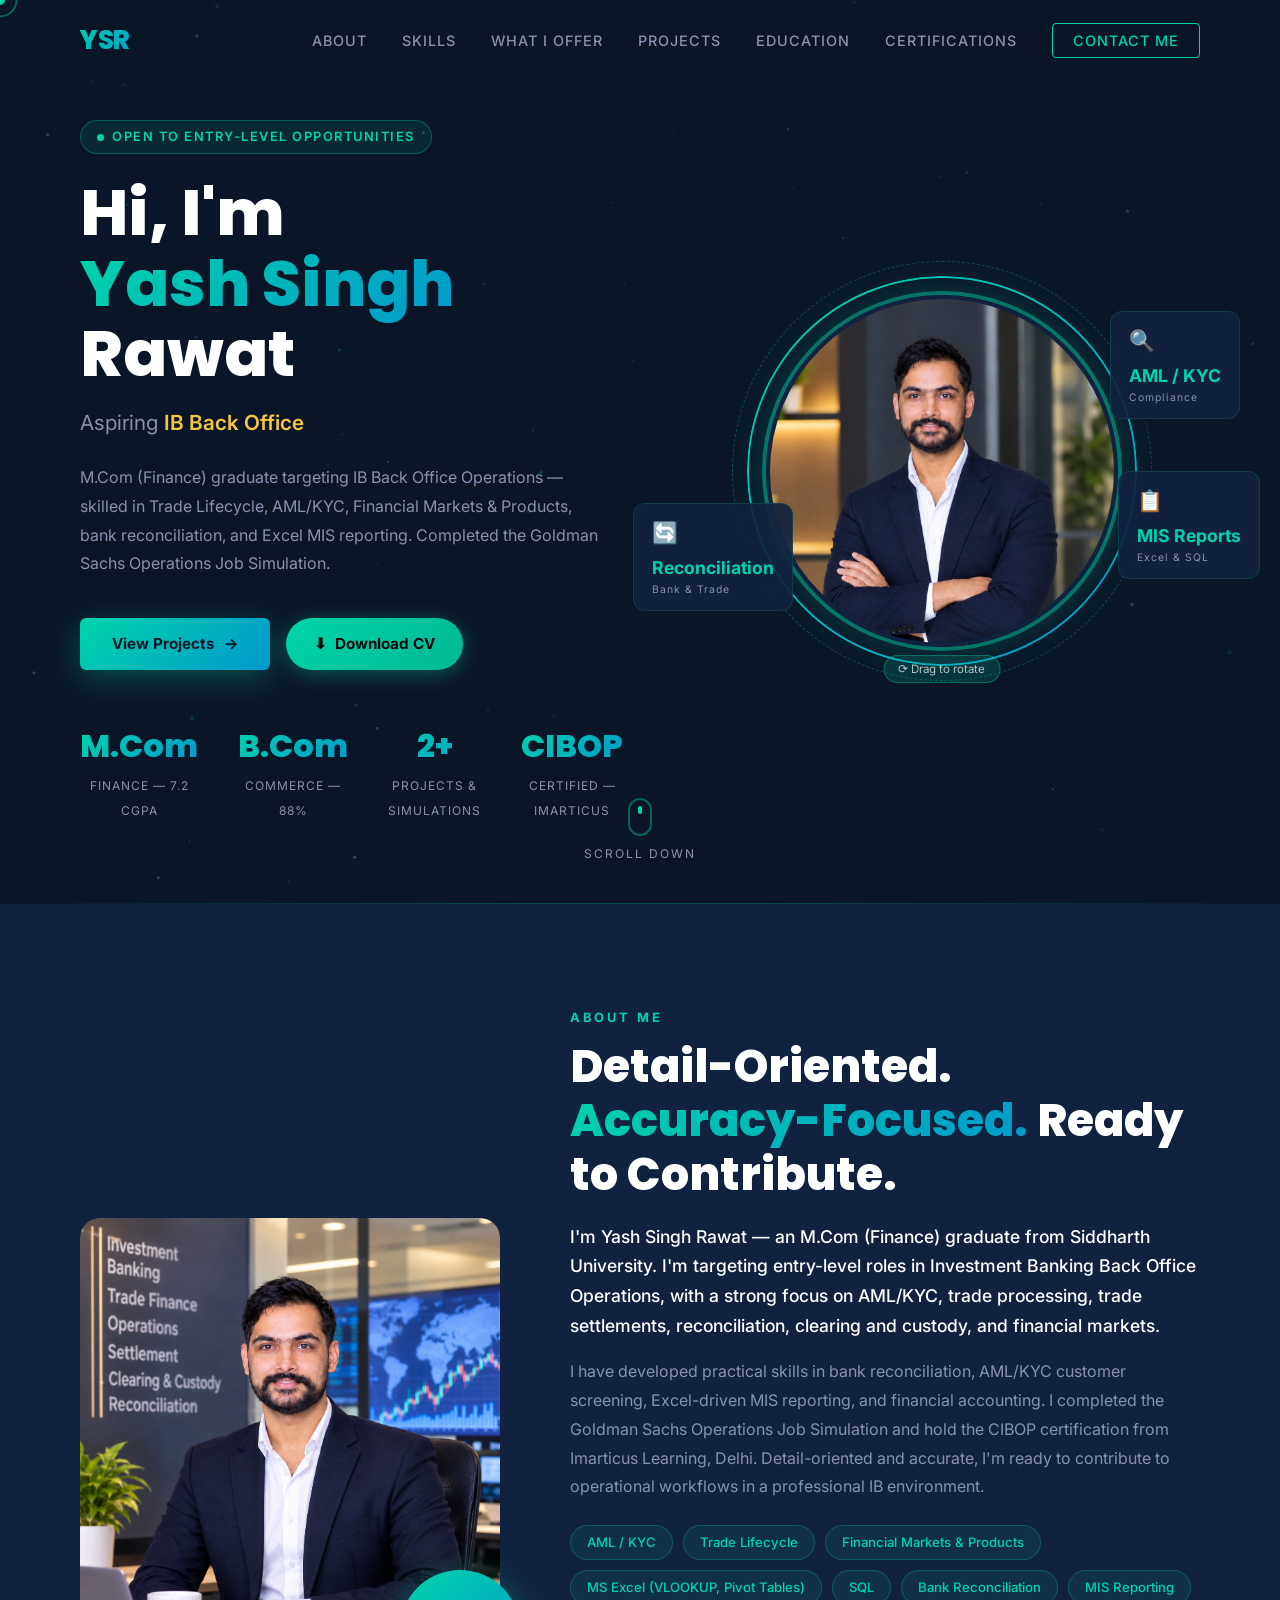
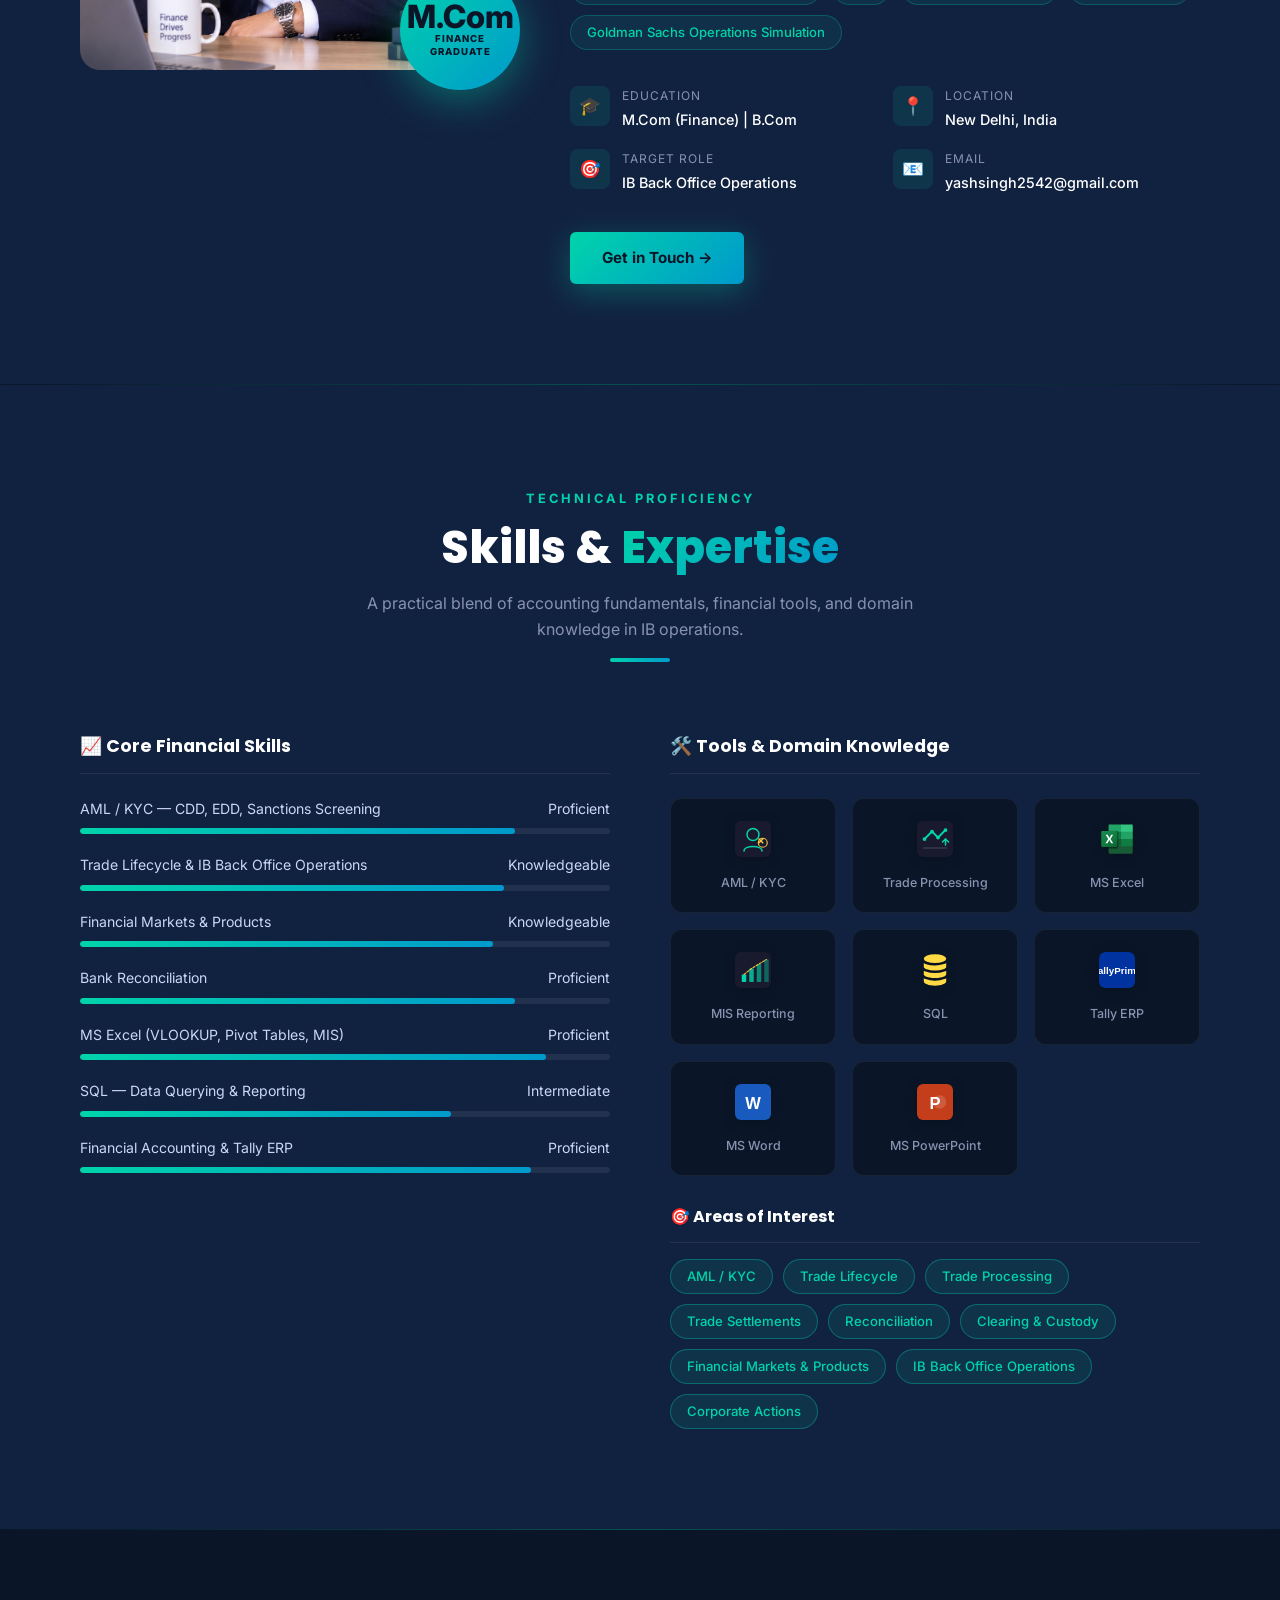
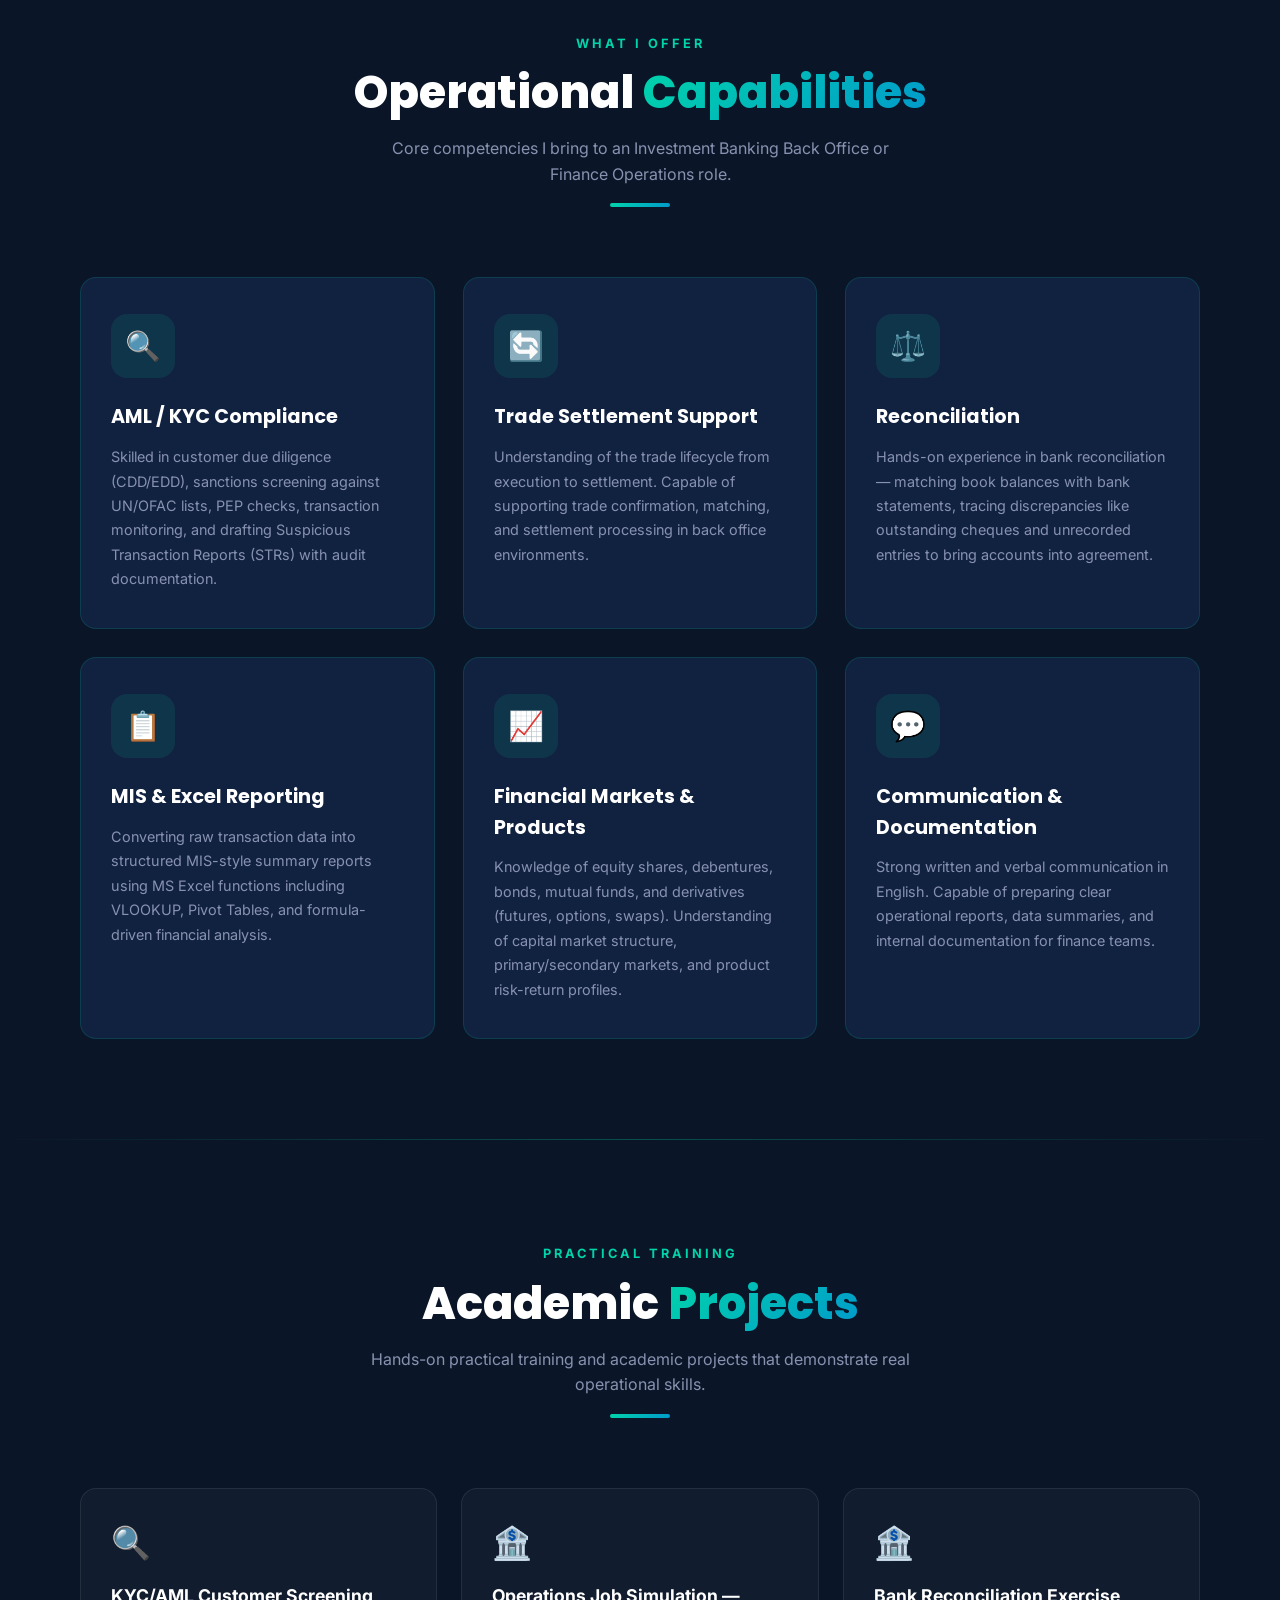
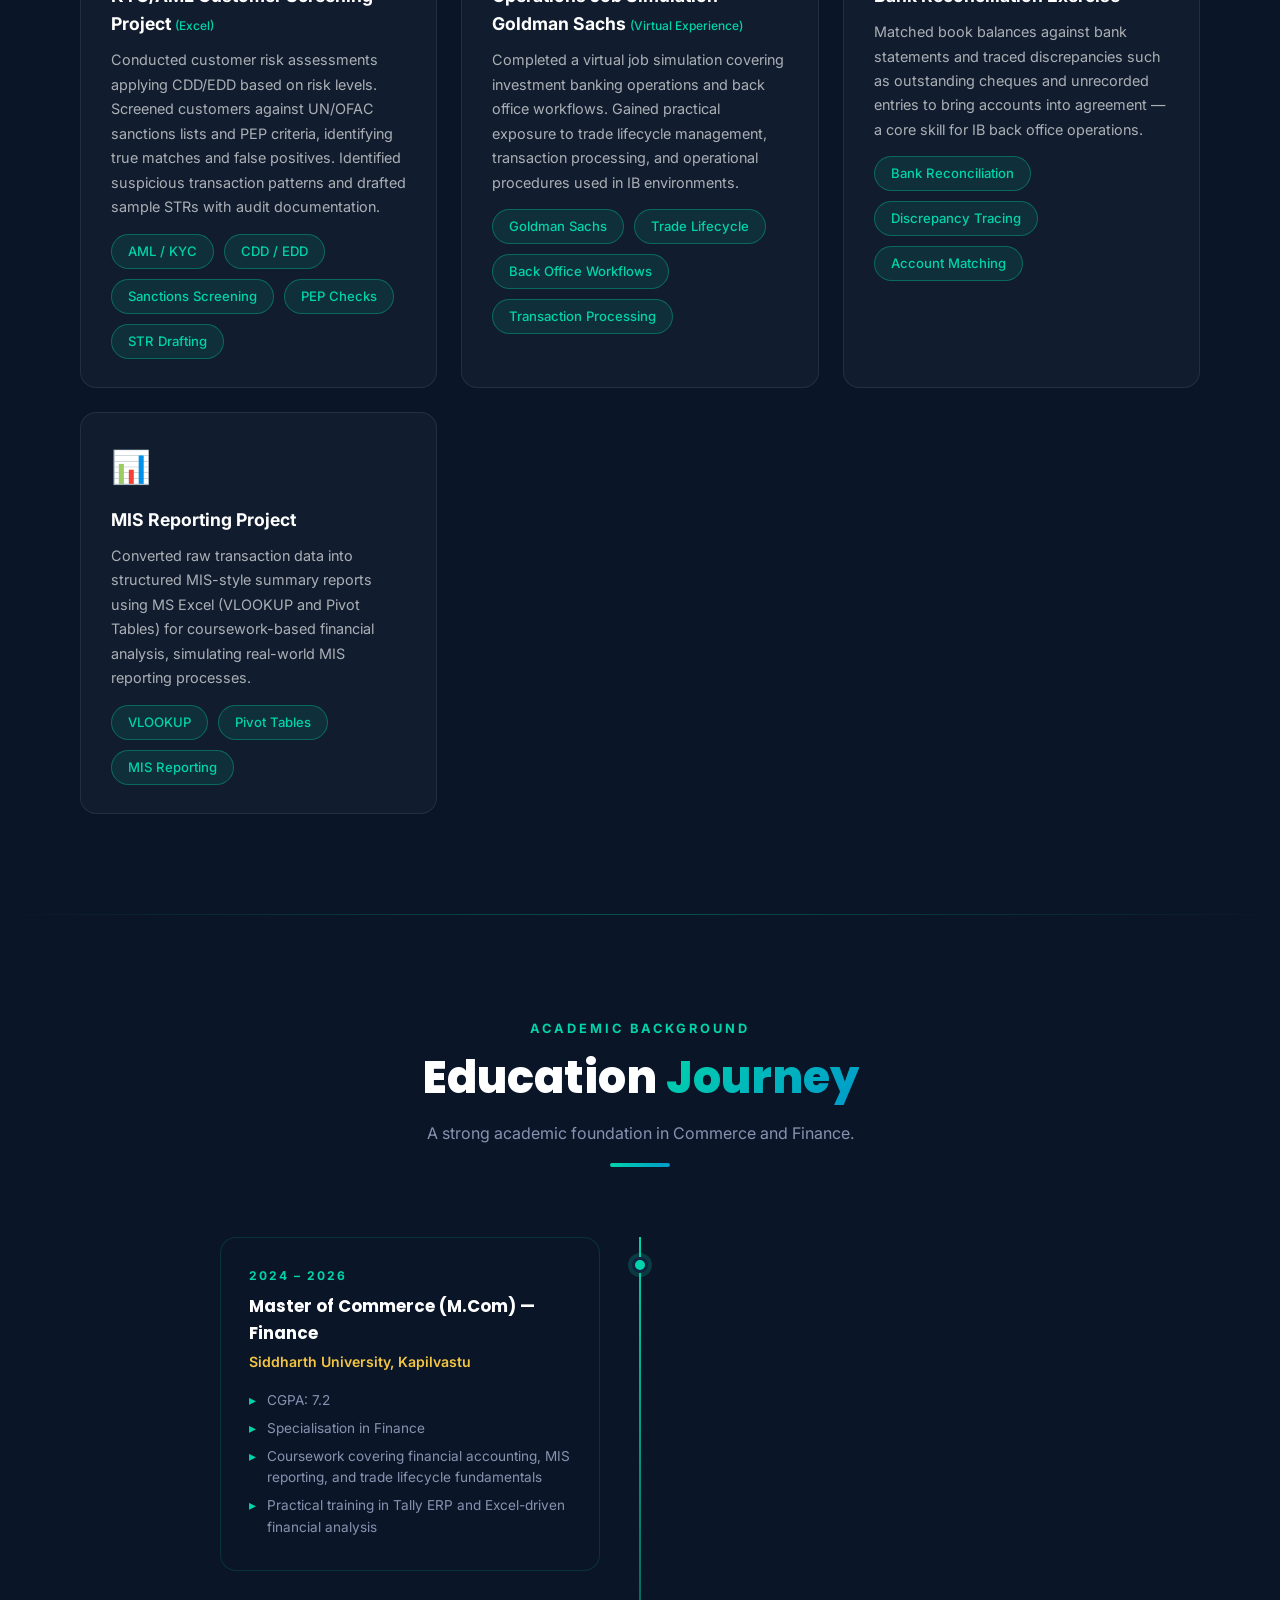
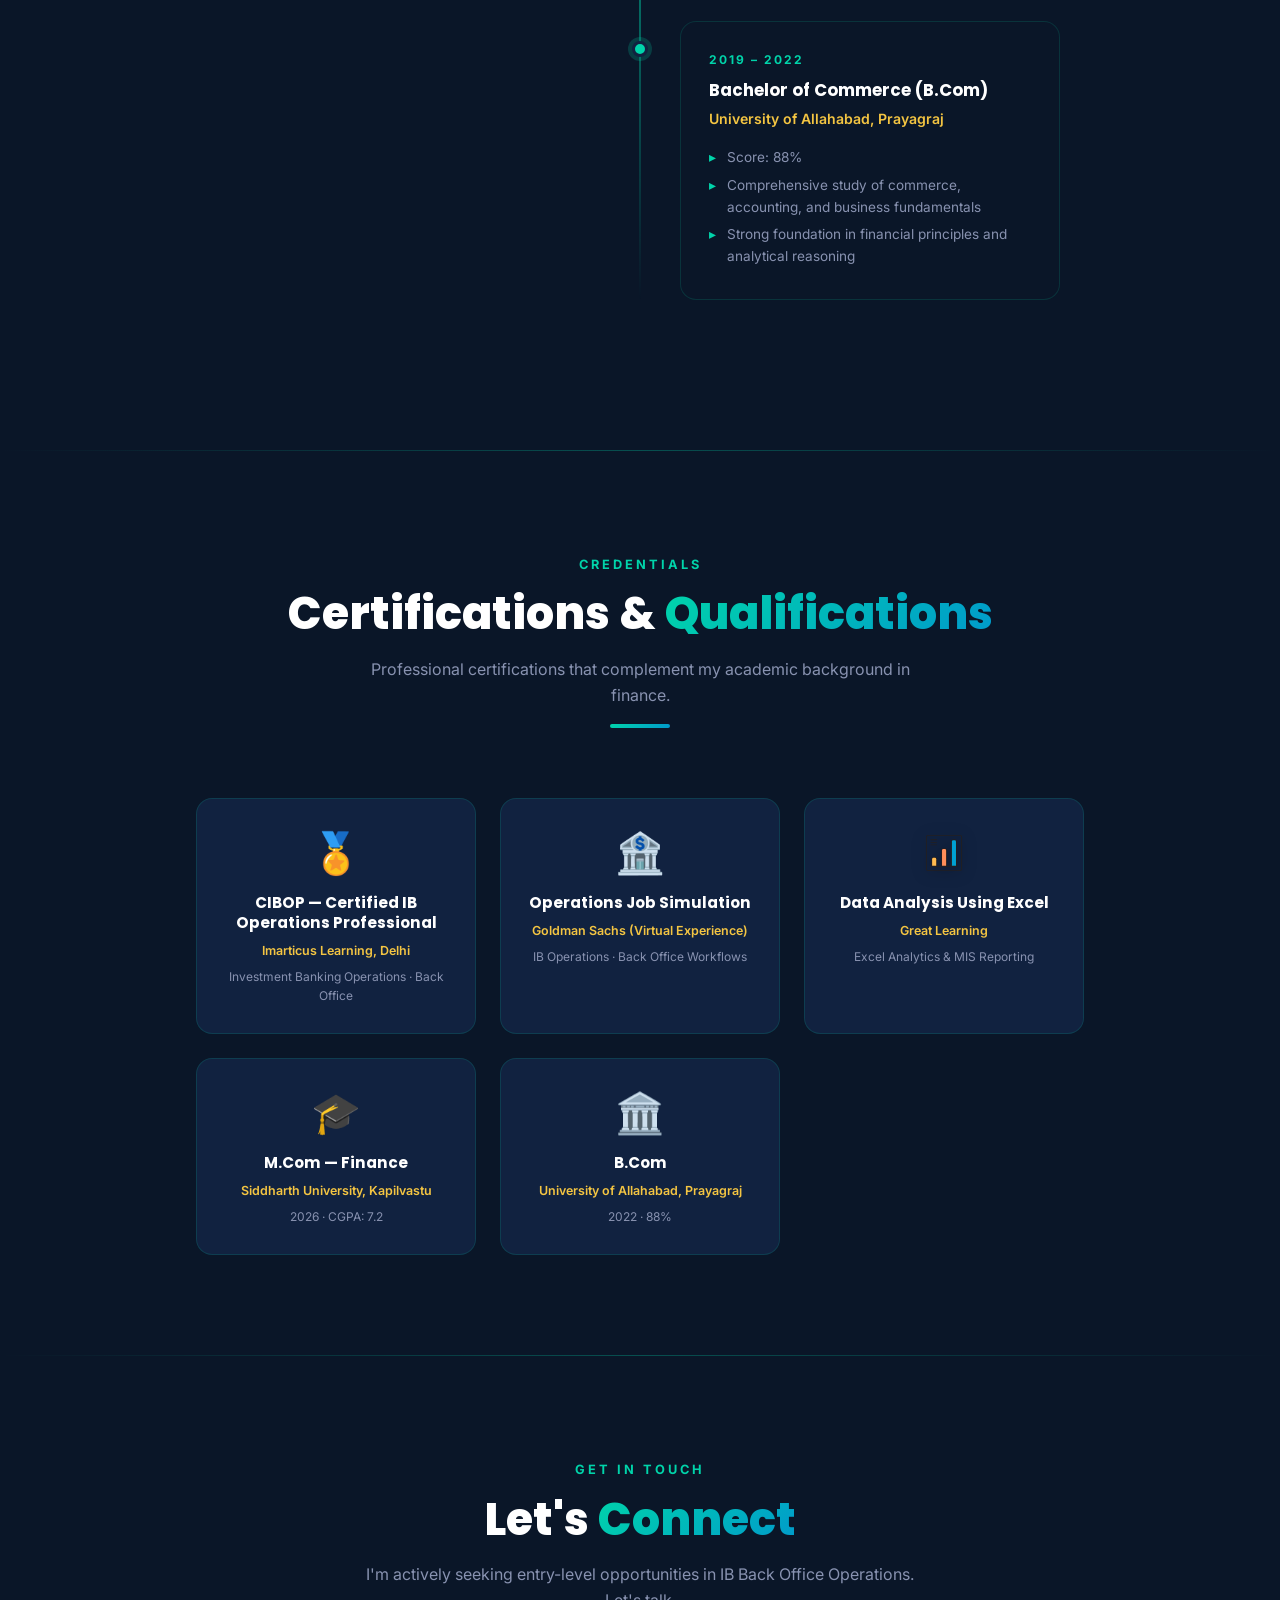
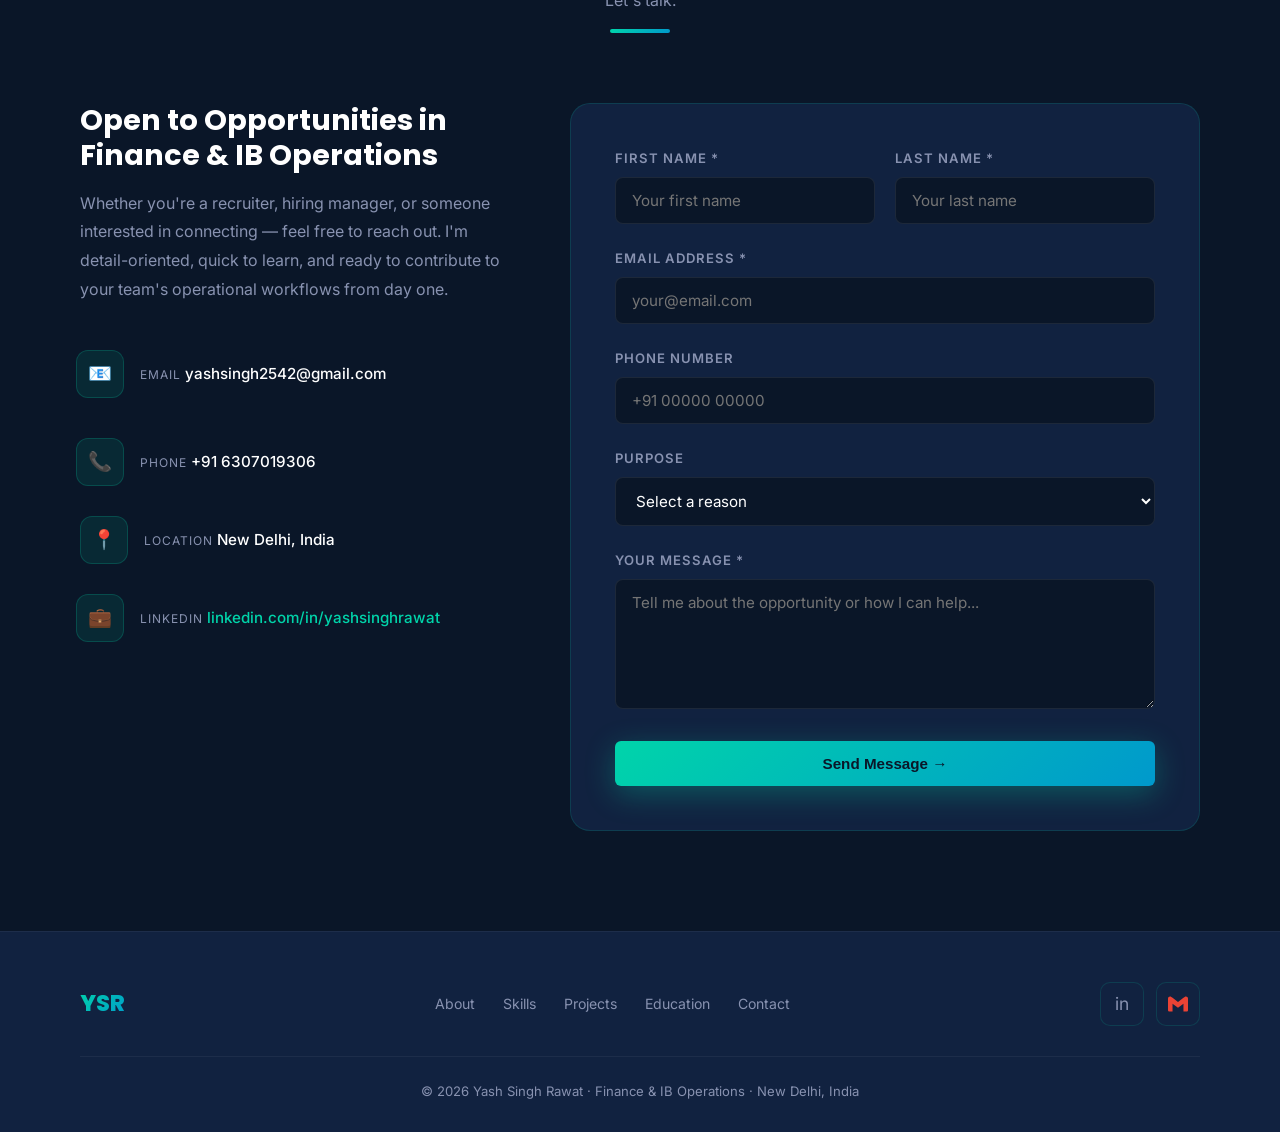
<file: index.html>
<!DOCTYPE html>
<html lang="en">
<head>
  <meta charset="UTF-8" />
  <meta name="viewport" content="width=device-width, initial-scale=1.0" />
  <meta name="description" content="Yash Singh Rawat – M.Com (Finance) graduate seeking Investment Banking Back Office Operations. Skills in Trade Lifecycle, AML/KYC, Financial Markets, Excel, SQL, reconciliation." />
  <meta name="keywords" content="Yash Singh Rawat, Investment Banking Operations, Back Office, Trade Settlement, Reconciliation, AML, KYC, Financial Markets, Excel, MIS, Finance Graduate, CIBOP" />
  <meta property="og:title" content="Yash Singh Rawat | IB Operations, AML/KYC & Financial Markets" />
  <meta property="og:description" content="M.Com Finance graduate skilled in Trade Lifecycle, AML/KYC, Financial Markets & Products, reconciliation, and Excel MIS reporting. Goldman Sachs Operations Simulation. Seeking IB Back Office Operations role." />
  <meta property="og:type" content="website" />
  <title>Yash Singh Rawat | IB Operations & AML/KYC</title>

  <!-- Google Fonts -->
  <link rel="preconnect" href="https://fonts.googleapis.com" />
  <link rel="preconnect" href="https://fonts.gstatic.com" crossorigin />
  <link href="https://fonts.googleapis.com/css2?family=Inter:wght@300;400;500;600;700&family=Poppins:wght@600;700;800;900&display=swap" rel="stylesheet" />

  <!-- Stylesheet -->
  <link rel="stylesheet" href="css/style.css" />

  <style>
    #progress-bar {
      position: fixed;
      top: 0;
      left: 0;
      height: 3px;
      background: linear-gradient(90deg, #00d4aa, #f4c542);
      z-index: 10001;
      width: 0%;
      transition: width 0.1s ease;
    }

    .nav-links a.active-nav {
      color: #00d4aa;
    }
    .nav-links a.active-nav::after {
      width: 100%;
    }

    .section-divider {
      width: 100%;
      height: 1px;
      background: linear-gradient(to right, transparent, rgba(0, 212, 170, 0.3), transparent);
    }

    /* Download CV button style (reusable) */
    .btn-download-cv {
      display: inline-flex;
      align-items: center;
      gap: 8px;
      padding: 13px 28px;
      background: linear-gradient(135deg, #00d4aa, #00b894);
      color: #0a0a0a;
      font-weight: 700;
      font-size: 0.95rem;
      border-radius: 50px;
      text-decoration: none;
      transition: transform 0.2s ease, box-shadow 0.2s ease;
      box-shadow: 0 4px 20px rgba(0, 212, 170, 0.35);
    }
    .btn-download-cv:hover {
      transform: translateY(-2px);
      box-shadow: 0 8px 28px rgba(0, 212, 170, 0.5);
    }

    /* Areas of interest tags */
    .interest-tags {
      display: flex;
      flex-wrap: wrap;
      gap: 10px;
      margin-top: 16px;
    }
    .interest-tag {
      background: rgba(0, 212, 170, 0.1);
      border: 1px solid rgba(0, 212, 170, 0.35);
      color: #00d4aa;
      padding: 6px 16px;
      border-radius: 50px;
      font-size: 0.82rem;
      font-weight: 500;
    }

    /* Training / project timeline tweaks */
    .training-card {
      background: rgba(255,255,255,0.03);
      border: 1px solid rgba(255,255,255,0.08);
      border-radius: 16px;
      padding: 28px 30px;
      transition: border-color 0.3s ease, transform 0.3s ease;
    }
    .training-card:hover {
      border-color: rgba(0, 212, 170, 0.4);
      transform: translateY(-4px);
    }
    .training-card h3 {
      font-size: 1.1rem;
      margin-bottom: 10px;
      color: #fff;
    }
    .training-card p {
      font-size: 0.9rem;
      color: rgba(255,255,255,0.65);
      line-height: 1.7;
      margin: 0;
    }
    .training-card-icon {
      font-size: 2rem;
      margin-bottom: 14px;
    }
    .training-grid {
      display: grid;
      grid-template-columns: repeat(auto-fit, minmax(280px, 1fr));
      gap: 24px;
      margin-top: 40px;
    }

    /* Floating CV bar */
    .cv-float-bar {
      background: linear-gradient(135deg, rgba(0,212,170,0.12), rgba(244,197,66,0.08));
      border: 1px solid rgba(0,212,170,0.25);
      border-radius: 16px;
      padding: 32px 36px;
      display: flex;
      align-items: center;
      justify-content: space-between;
      gap: 24px;
      flex-wrap: wrap;
      margin-top: 60px;
    }
    .cv-float-bar-text h3 {
      font-size: 1.2rem;
      margin-bottom: 6px;
    }
    .cv-float-bar-text p {
      color: rgba(255,255,255,0.55);
      font-size: 0.9rem;
      margin: 0;
    }

    /* ── 3D 360 Rotate Scene ─────────────────────── */
    .rotate3d-scene {
      width: 100%;
      height: 100%;
      border-radius: 50%;
      perspective: 900px;
      cursor: grab;
      position: relative;
      z-index: 1;
      user-select: none;
      -webkit-user-select: none;
    }
    .rotate3d-scene:active { cursor: grabbing; }

    .rotate3d-obj {
      width: 100%;
      height: 100%;
      border-radius: 50%;
      transform-style: preserve-3d;
      transition: transform 0.08s linear;
      overflow: hidden;
      border: 4px solid rgba(0, 212, 170, 0.5);
      box-shadow: 0 0 40px rgba(0, 212, 170, 0.2);
      will-change: transform;
    }

    .rotate3d-obj img {
      width: 100%;
      height: 100%;
      object-fit: cover;
      object-position: top center;
      border-radius: 50%;
      display: block;
      pointer-events: none;
      backface-visibility: hidden;
    }

    /* Hint badge */
    .rotate3d-hint {
      position: absolute;
      bottom: -32px;
      left: 50%;
      transform: translateX(-50%);
      background: rgba(0, 212, 170, 0.15);
      border: 1px solid rgba(0, 212, 170, 0.35);
      color: rgba(255,255,255,0.7);
      font-size: 0.72rem;
      padding: 4px 14px;
      border-radius: 20px;
      white-space: nowrap;
      pointer-events: none;
      transition: opacity 0.4s ease;
    }
    @media (max-width: 640px) {
      .rotate3d-hint {
        bottom: -26px;
        font-size: 0.65rem;
        padding: 3px 10px;
      }
      .about-rotate3d-hint {
        font-size: 0.65rem;
        padding: 3px 10px;
      }
    }
    .rotate3d-hint.hidden { opacity: 0; }

    /* Gmail social icon */
    .social-link-gmail {
      display: inline-flex !important;
      align-items: center;
      justify-content: center;
      line-height: 1;
    }
    .social-link-gmail svg {
      display: block;
      width: 20px;
      height: 20px;
    }

    .about-real-img {
      width: 100%;
      height: 100%;
      object-fit: cover;
      object-position: center center;
      display: block;
      border-radius: 16px;
      transition: transform 0.5s ease;
    }

    .about-img-wrapper:hover .about-real-img {
      transform: scale(1.03);
    }
  </style>
</head>

<body>
  <!-- Progress Bar -->
  <div id="progress-bar"></div>

  <!-- Page Loader -->
  <div id="loader">
    <div class="loader-content">
      <div class="loader-logo">YSR</div>
      <div class="loader-bar">
        <div class="loader-fill"></div>
      </div>
    </div>
  </div>

  <!-- Custom Cursor -->
  <div class="cursor"></div>
  <div class="cursor-follower"></div>

  <!-- Particle Canvas -->
  <canvas id="particles-canvas"></canvas>

  <!-- Mobile Menu Overlay -->
  <div class="menu-overlay" id="menu-overlay"></div>

  <!-- Mobile Menu -->
  <div class="mobile-menu" id="mobile-menu">
    <button class="close-menu" id="close-menu" aria-label="Close menu">✕</button>
    <ul>
      <li><a href="#about">About</a></li>
      <li><a href="#skills">Skills</a></li>
      <li><a href="#services">What I Offer</a></li>
      <li><a href="#training">Training & Projects</a></li>
      <li><a href="#education">Education</a></li>
      <li><a href="#certifications">Certifications</a></li>
      <li><a href="#contact">Contact</a></li>
    </ul>
  </div>

  <!-- NAVIGATION -->
  <nav id="main-nav" role="navigation" aria-label="Main navigation">
    <div class="nav-container">
      <a href="#hero" class="nav-logo" aria-label="Yash Singh Rawat home">YSR</a>
      <ul class="nav-links">
        <li><a href="#about">About</a></li>
        <li><a href="#skills">Skills</a></li>
        <li><a href="#services">What I Offer</a></li>
        <li><a href="#training">Projects</a></li>
        <li><a href="#education">Education</a></li>
        <li><a href="#certifications">Certifications</a></li>
        <li><a href="#contact" class="nav-cta">Contact Me</a></li>
      </ul>
      <button class="hamburger" id="hamburger" aria-label="Open menu" aria-expanded="false">
        <span></span>
        <span></span>
        <span></span>
      </button>
    </div>
  </nav>

  <!-- ================================================
       HERO SECTION
  ================================================= -->
  <section id="hero">
    <div class="hero-container">
      <!-- Left Content -->
      <div class="hero-content">
        <div class="hero-tag">
          <span class="dot"></span>
          Open to Entry-Level Opportunities
        </div>

        <h1 class="hero-name">
          Hi, I'm<br />
          <span class="highlight">Yash Singh</span><br />
          Rawat
        </h1>

        <p class="hero-title">
          Aspiring <span class="typed-text">IB Back Office Analyst</span>
        </p>

        <p class="hero-description">
          M.Com (Finance) graduate targeting IB Back Office Operations — skilled in Trade Lifecycle, AML/KYC, Financial Markets &amp; Products, bank reconciliation, and Excel MIS reporting. Completed the Goldman Sachs Operations Job Simulation.
        </p>

        <div class="hero-buttons">
          <a href="#training" class="btn-primary">
            <span>View Projects</span>
            <span>→</span>
          </a>
          <a href="resume.html" class="btn-download-cv" target="_blank" rel="noopener noreferrer">
            <span>⬇</span>
            <span>Download CV</span>
          </a>
        </div>

        <div class="hero-stats">
          <div class="stat-item">
            <span class="stat-number">M.Com</span>
            <span class="stat-label">Finance — 7.2 CGPA</span>
          </div>
          <div class="stat-item">
            <span class="stat-number">B.Com</span>
            <span class="stat-label">Commerce — 88%</span>
          </div>
          <div class="stat-item">
            <span class="stat-number">2+</span>
            <span class="stat-label">Projects & Simulations</span>
          </div>
          <div class="stat-item">
            <span class="stat-number">CIBOP</span>
            <span class="stat-label">Certified — Imarticus</span>
          </div>
        </div>
      </div>

      <!-- Right Visual -->
      <div class="hero-visual">
        <div class="profile-wrapper">
          <div class="profile-ring"></div>
          <div class="profile-ring-2"></div>
          <!-- 3D 360 rotate scene -->
          <div class="rotate3d-scene" id="rotate3d-scene" title="Drag to rotate">
            <div class="rotate3d-obj" id="rotate3d-obj">
              <img src="Confident South Asian Professional Portrait.png" alt="Yash Singh Rawat" class="profile-img" draggable="false" />
            </div>
            <div class="rotate3d-hint" id="rotate3d-hint">
              <span>⟳ Drag to rotate</span>
            </div>
          </div>
        </div>

        <!-- Floating cards -->
        <div class="float-card card-1">
          <div class="fc-icon">🔍</div>
          <div class="fc-value">AML / KYC</div>
          <div class="fc-label">Compliance</div>
        </div>
        <div class="float-card card-2">
          <div class="fc-icon">🔄</div>
          <div class="fc-value">Reconciliation</div>
          <div class="fc-label">Bank & Trade</div>
        </div>
        <div class="float-card card-3">
          <div class="fc-icon">📋</div>
          <div class="fc-value">MIS Reports</div>
          <div class="fc-label">Excel & SQL</div>
        </div>
      </div>
    </div>

    <!-- Scroll indicator -->
    <div class="scroll-indicator" aria-hidden="true">
      <div class="scroll-mouse">
        <div class="scroll-wheel"></div>
      </div>
      <span>Scroll Down</span>
    </div>
  </section>

  <div class="section-divider"></div>

  <!-- ================================================
       ABOUT SECTION
  ================================================= -->
  <section id="about">
    <div class="container">
      <div class="about-grid">

        <!-- Visual -->
        <div class="about-visual reveal-left">
          <div class="about-img-wrapper">
              <img src="Confident Finance Professional in Trading Office.png" alt="Yash Singh Rawat" class="about-real-img" />
          </div>
          <div class="experience-badge">
            <span class="exp-num">M.Com</span>
            <span class="exp-text">Finance<br/>Graduate</span>
          </div>
        </div>

        <!-- Content -->
        <div class="about-content reveal-right">
          <div class="section-tag">About Me</div>
          <h2 class="section-title" style="text-align:left;margin-bottom:20px;">
            Detail-Oriented. <span>Accuracy-Focused.</span> Ready to Contribute.
          </h2>

          <p class="about-intro">
            I'm Yash Singh Rawat — an M.Com (Finance) graduate from Siddharth University. I'm targeting entry-level roles in Investment Banking Back Office Operations, with a strong focus on AML/KYC, trade processing, trade settlements, reconciliation, clearing and custody, and financial markets.
          </p>

          <p>
            I have developed practical skills in bank reconciliation, AML/KYC customer screening, Excel-driven MIS reporting, and financial accounting. I completed the Goldman Sachs Operations Job Simulation and hold the CIBOP certification from Imarticus Learning, Delhi. Detail-oriented and accurate, I'm ready to contribute to operational workflows in a professional IB environment.
          </p>

          <div class="about-skills">
            <span class="skill-tag">AML / KYC</span>
            <span class="skill-tag">Trade Lifecycle</span>
            <span class="skill-tag">Financial Markets & Products</span>
            <span class="skill-tag">MS Excel (VLOOKUP, Pivot Tables)</span>
            <span class="skill-tag">SQL</span>
            <span class="skill-tag">Bank Reconciliation</span>
            <span class="skill-tag">MIS Reporting</span>
            <span class="skill-tag">Goldman Sachs Operations Simulation</span>
          </div>

          <div class="about-info-grid">
            <div class="info-item">
              <div class="ii-icon">🎓</div>
              <div>
                <span class="ii-label">Education</span>
                <span class="ii-value">M.Com (Finance) | B.Com</span>
              </div>
            </div>
            <div class="info-item">
              <div class="ii-icon">📍</div>
              <div>
                <span class="ii-label">Location</span>
                <span class="ii-value">New Delhi, India</span>
              </div>
            </div>
            <div class="info-item">
              <div class="ii-icon">🎯</div>
              <div>
                <span class="ii-label">Target Role</span>
                <span class="ii-value">IB Back Office Operations</span>
              </div>
            </div>
            <div class="info-item">
              <div class="ii-icon">📧</div>
              <div>
                <span class="ii-label">Email</span>
                <span class="ii-value">yashsingh2542@gmail.com</span>
              </div>
            </div>
          </div>

          <div style="display:flex; gap:14px; flex-wrap:wrap; margin-top:28px;">
            <a href="#contact" class="btn-primary" style="text-decoration:none;display:inline-flex;">
              Get in Touch →
            </a>
          </div>
        </div>
      </div>
    </div>
  </section>

  <div class="section-divider"></div>

  <!-- ================================================
       SKILLS / EXPERTISE SECTION
  ================================================= -->
  <section id="skills">
    <div class="container">
      <div class="section-header reveal">
        <div class="section-tag">Technical Proficiency</div>
        <h2 class="section-title">Skills & <span>Expertise</span></h2>
        <p class="section-subtitle">A practical blend of accounting fundamentals, financial tools, and domain knowledge in IB operations.</p>
        <div class="section-line"></div>
      </div>

      <div class="skills-wrapper">
        <!-- Core Skills -->
        <div class="skills-group reveal-left">
          <h3>📈 Core Financial Skills</h3>

          <div class="skill-bar-item">
            <div class="skill-bar-header">
              <span>AML / KYC — CDD, EDD, Sanctions Screening</span>
              <span>Proficient</span>
            </div>
            <div class="skill-bar-track">
              <div class="skill-bar-fill" data-width="82"></div>
            </div>
          </div>

          <div class="skill-bar-item">
            <div class="skill-bar-header">
              <span>Trade Lifecycle &amp; IB Back Office Operations</span>
              <span>Knowledgeable</span>
            </div>
            <div class="skill-bar-track">
              <div class="skill-bar-fill" data-width="80"></div>
            </div>
          </div>

          <div class="skill-bar-item">
            <div class="skill-bar-header">
              <span>Financial Markets &amp; Products</span>
              <span>Knowledgeable</span>
            </div>
            <div class="skill-bar-track">
              <div class="skill-bar-fill" data-width="78"></div>
            </div>
          </div>

          <div class="skill-bar-item">
            <div class="skill-bar-header">
              <span>Bank Reconciliation</span>
              <span>Proficient</span>
            </div>
            <div class="skill-bar-track">
              <div class="skill-bar-fill" data-width="82"></div>
            </div>
          </div>

          <div class="skill-bar-item">
            <div class="skill-bar-header">
              <span>MS Excel (VLOOKUP, Pivot Tables, MIS)</span>
              <span>Proficient</span>
            </div>
            <div class="skill-bar-track">
              <div class="skill-bar-fill" data-width="88"></div>
            </div>
          </div>

          <div class="skill-bar-item">
            <div class="skill-bar-header">
              <span>SQL — Data Querying &amp; Reporting</span>
              <span>Intermediate</span>
            </div>
            <div class="skill-bar-track">
              <div class="skill-bar-fill" data-width="70"></div>
            </div>
          </div>

          <div class="skill-bar-item">
            <div class="skill-bar-header">
              <span>Financial Accounting &amp; Tally ERP</span>
              <span>Proficient</span>
            </div>
            <div class="skill-bar-track">
              <div class="skill-bar-fill" data-width="85"></div>
            </div>
          </div>
        </div>

        <!-- Tools & Domain Knowledge -->
        <div class="skills-group reveal-right">
          <h3>🛠️ Tools & Domain Knowledge</h3>
          <div class="tools-grid">

            <!-- AML / KYC -->
            <div class="tool-item">
              <span class="tool-icon">
                <svg viewBox="0 0 48 48" xmlns="http://www.w3.org/2000/svg" width="36" height="36">
                  <rect width="48" height="48" rx="6" fill="#1a1a2e"/>
                  <circle cx="24" cy="18" r="8" fill="none" stroke="#00d4aa" stroke-width="2"/>
                  <path d="M12 40 c0-8 24-8 24 0" fill="none" stroke="#00d4aa" stroke-width="2" stroke-linecap="round"/>
                  <path d="M32 24 l5 5 m0-5 l-5 5" stroke="#f4c542" stroke-width="2" stroke-linecap="round"/>
                  <circle cx="37" cy="29" r="6" fill="none" stroke="#f4c542" stroke-width="1.5"/>
                </svg>
              </span>
              <span class="tool-name">AML / KYC</span>
            </div>

            <!-- Trade Processing -->
            <div class="tool-item">
              <span class="tool-icon">
                <svg viewBox="0 0 48 48" xmlns="http://www.w3.org/2000/svg" width="36" height="36">
                  <rect width="48" height="48" rx="6" fill="#1a1a2e"/>
                  <path d="M10 24 L20 14 L28 22 L38 12" stroke="#00d4aa" stroke-width="2.5" fill="none" stroke-linecap="round" stroke-linejoin="round"/>
                  <circle cx="10" cy="24" r="2.5" fill="#00d4aa"/>
                  <circle cx="20" cy="14" r="2.5" fill="#00d4aa"/>
                  <circle cx="28" cy="22" r="2.5" fill="#00d4aa"/>
                  <circle cx="38" cy="12" r="2.5" fill="#00d4aa"/>
                  <path d="M8 36 h32" stroke="rgba(255,255,255,0.2)" stroke-width="1.5"/>
                  <path d="M34 28 l4-4 l4 4" stroke="#00d4aa" stroke-width="2" fill="none" stroke-linecap="round"/>
                  <path d="M38 24 v8" stroke="#00d4aa" stroke-width="2" stroke-linecap="round"/>
                </svg>
              </span>
              <span class="tool-name">Trade Processing</span>
            </div>

            <!-- MS Excel -->
            <div class="tool-item">
              <span class="tool-icon">
                <img src="logos/excel-svgrepo-com.svg" alt="MS Excel" width="36" height="36" />
              </span>
              <span class="tool-name">MS Excel</span>
            </div>

            <!-- MIS Reporting -->
            <div class="tool-item">
              <span class="tool-icon">
                <svg viewBox="0 0 48 48" xmlns="http://www.w3.org/2000/svg" width="36" height="36">
                  <rect width="48" height="48" rx="6" fill="#1a1a2e"/>
                  <rect x="9"  y="30" width="6" height="10" rx="1" fill="#00d4aa"/>
                  <rect x="19" y="22" width="6" height="18" rx="1" fill="#00d4aa" opacity="0.8"/>
                  <rect x="29" y="16" width="6" height="24" rx="1" fill="#00d4aa" opacity="0.6"/>
                  <rect x="39" y="10" width="6" height="30" rx="1" fill="#00d4aa" opacity="0.4"/>
                  <path d="M12 30 L22 22 L32 16 L42 10" stroke="#f4c542" stroke-width="1.5" fill="none" stroke-linecap="round" stroke-dasharray="3 2"/>
                </svg>
              </span>
              <span class="tool-name">MIS Reporting</span>
            </div>

            <!-- SQL -->
            <div class="tool-item">
              <span class="tool-icon">
                <img src="logos/sql-svgrepo-com.svg" alt="SQL" width="36" height="36" />
              </span>
              <span class="tool-name">SQL</span>
            </div>

            <!-- Tally ERP -->
            <div class="tool-item">
              <span class="tool-icon">
                <svg viewBox="0 0 48 48" xmlns="http://www.w3.org/2000/svg" width="36" height="36">
                  <rect width="48" height="48" rx="8" fill="#0033A0"/>
                  <text x="50%" y="54%" dominant-baseline="middle" text-anchor="middle" fill="#fff" font-size="13" font-weight="800" font-family="Arial,sans-serif">TallyPrime</text>
                </svg>
              </span>
              <span class="tool-name">Tally ERP</span>
            </div>

            <!-- MS Word -->
            <div class="tool-item">
              <span class="tool-icon">
                <svg viewBox="0 0 48 48" xmlns="http://www.w3.org/2000/svg" width="36" height="36">
                  <rect width="48" height="48" rx="6" fill="#185ABD"/>
                  <text x="50%" y="56%" dominant-baseline="middle" text-anchor="middle" fill="#fff" font-size="22" font-weight="900" font-family="Calibri,Arial,sans-serif">W</text>
                </svg>
              </span>
              <span class="tool-name">MS Word</span>
            </div>

            <!-- MS PowerPoint -->
            <div class="tool-item">
              <span class="tool-icon">
                <svg viewBox="0 0 48 48" xmlns="http://www.w3.org/2000/svg" width="36" height="36">
                  <rect width="48" height="48" rx="6" fill="#C43E1C"/>
                  <text x="50%" y="56%" dominant-baseline="middle" text-anchor="middle" fill="#fff" font-size="22" font-weight="900" font-family="Calibri,Arial,sans-serif">P</text>
                  <circle cx="30" cy="24" r="9" fill="#fff" opacity="0.15"/>
                </svg>
              </span>
              <span class="tool-name">MS PowerPoint</span>
            </div>

          </div>

          <div style="margin-top:28px;">
            <h3 style="margin-bottom:14px; font-size:1rem;">🎯 Areas of Interest</h3>
            <div class="interest-tags">
              <span class="interest-tag">AML / KYC</span>
              <span class="interest-tag">Trade Lifecycle</span>
              <span class="interest-tag">Trade Processing</span>
              <span class="interest-tag">Trade Settlements</span>
              <span class="interest-tag">Reconciliation</span>
              <span class="interest-tag">Clearing &amp; Custody</span>
              <span class="interest-tag">Financial Markets &amp; Products</span>
              <span class="interest-tag">IB Back Office Operations</span>
              <span class="interest-tag">Corporate Actions</span>
            </div>
          </div>
        </div>
      </div>
    </div>
  </section>

  <div class="section-divider"></div>

  <!-- ================================================
       SERVICES / WHAT I OFFER SECTION
  ================================================= -->
  <section id="services">
    <div class="container">
      <div class="section-header reveal">
        <div class="section-tag">What I Offer</div>
        <h2 class="section-title">Operational <span>Capabilities</span></h2>
        <p class="section-subtitle">Core competencies I bring to an Investment Banking Back Office or Finance Operations role.</p>
        <div class="section-line"></div>
      </div>

      <div class="services-grid">
        <div class="service-card reveal delay-1">
          <div class="service-icon">🔍</div>
          <h3>AML / KYC Compliance</h3>
          <p>Skilled in customer due diligence (CDD/EDD), sanctions screening against UN/OFAC lists, PEP checks, transaction monitoring, and drafting Suspicious Transaction Reports (STRs) with audit documentation.</p>
        </div>

        <div class="service-card reveal delay-2">
          <div class="service-icon">🔄</div>
          <h3>Trade Settlement Support</h3>
          <p>Understanding of the trade lifecycle from execution to settlement. Capable of supporting trade confirmation, matching, and settlement processing in back office environments.</p>
        </div>

        <div class="service-card reveal delay-3">
          <div class="service-icon">⚖️</div>
          <h3>Reconciliation</h3>
          <p>Hands-on experience in bank reconciliation — matching book balances with bank statements, tracing discrepancies like outstanding cheques and unrecorded entries to bring accounts into agreement.</p>
        </div>

        <div class="service-card reveal delay-1">
          <div class="service-icon">📋</div>
          <h3>MIS & Excel Reporting</h3>
          <p>Converting raw transaction data into structured MIS-style summary reports using MS Excel functions including VLOOKUP, Pivot Tables, and formula-driven financial analysis.</p>
        </div>

        <div class="service-card reveal delay-2">
          <div class="service-icon">📈</div>
          <h3>Financial Markets & Products</h3>
          <p>Knowledge of equity shares, debentures, bonds, mutual funds, and derivatives (futures, options, swaps). Understanding of capital market structure, primary/secondary markets, and product risk-return profiles.</p>
        </div>

        <div class="service-card reveal delay-3">
          <div class="service-icon">💬</div>
          <h3>Communication & Documentation</h3>
          <p>Strong written and verbal communication in English. Capable of preparing clear operational reports, data summaries, and internal documentation for finance teams.</p>
        </div>
      </div>
    </div>
  </section>

  <div class="section-divider"></div>

  <!-- ================================================
       TRAINING & ACADEMIC PROJECTS SECTION
  ================================================= -->
  <section id="training">
    <div class="container">
      <div class="section-header reveal">
        <div class="section-tag">Practical Training</div>
        <h2 class="section-title">Academic <span>Projects</span></h2>
        <p class="section-subtitle">Hands-on practical training and academic projects that demonstrate real operational skills.</p>
        <div class="section-line"></div>
      </div>

      <div class="training-grid">

        <div class="training-card reveal delay-1">
          <div class="training-card-icon">🔍</div>
          <h3>KYC/AML Customer Screening Project <span style="font-size:0.75rem; color:#00d4aa; font-weight:500;">(Excel)</span></h3>
          <p>Conducted customer risk assessments applying CDD/EDD based on risk levels. Screened customers against UN/OFAC sanctions lists and PEP criteria, identifying true matches and false positives. Identified suspicious transaction patterns and drafted sample STRs with audit documentation.</p>
          <div class="interest-tags" style="margin-top:14px;">
            <span class="interest-tag">AML / KYC</span>
            <span class="interest-tag">CDD / EDD</span>
            <span class="interest-tag">Sanctions Screening</span>
            <span class="interest-tag">PEP Checks</span>
            <span class="interest-tag">STR Drafting</span>
          </div>
        </div>

        <div class="training-card reveal delay-2">
          <div class="training-card-icon">🏦</div>
          <h3>Operations Job Simulation — Goldman Sachs <span style="font-size:0.75rem; color:#00d4aa; font-weight:500;">(Virtual Experience)</span></h3>
          <p>Completed a virtual job simulation covering investment banking operations and back office workflows. Gained practical exposure to trade lifecycle management, transaction processing, and operational procedures used in IB environments.</p>
          <div class="interest-tags" style="margin-top:14px;">
            <span class="interest-tag">Goldman Sachs</span>
            <span class="interest-tag">Trade Lifecycle</span>
            <span class="interest-tag">Back Office Workflows</span>
            <span class="interest-tag">Transaction Processing</span>
          </div>
        </div>

        <div class="training-card reveal delay-3">
          <div class="training-card-icon">🏦</div>
          <h3>Bank Reconciliation Exercise</h3>
          <p>Matched book balances against bank statements and traced discrepancies such as outstanding cheques and unrecorded entries to bring accounts into agreement — a core skill for IB back office operations.</p>
          <div class="interest-tags" style="margin-top:14px;">
            <span class="interest-tag">Bank Reconciliation</span>
            <span class="interest-tag">Discrepancy Tracing</span>
            <span class="interest-tag">Account Matching</span>
          </div>
        </div>

        <div class="training-card reveal delay-1">
          <div class="training-card-icon">📊</div>
          <h3>MIS Reporting Project</h3>
          <p>Converted raw transaction data into structured MIS-style summary reports using MS Excel (VLOOKUP and Pivot Tables) for coursework-based financial analysis, simulating real-world MIS reporting processes.</p>
          <div class="interest-tags" style="margin-top:14px;">
            <span class="interest-tag">VLOOKUP</span>
            <span class="interest-tag">Pivot Tables</span>
            <span class="interest-tag">MIS Reporting</span>
          </div>
        </div>

      </div>

    </div>
  </section>

  <div class="section-divider"></div>

  <!-- ================================================
       EDUCATION SECTION
  ================================================= -->
  <section id="education">
    <div class="container">
      <div class="section-header reveal">
        <div class="section-tag">Academic Background</div>
        <h2 class="section-title">Education <span>Journey</span></h2>
        <p class="section-subtitle">A strong academic foundation in Commerce and Finance.</p>
        <div class="section-line"></div>
      </div>

      <div class="timeline">

        <div class="timeline-item">
          <div class="timeline-dot"></div>
          <div class="timeline-content">
            <div class="timeline-period">2024 – 2026</div>
            <h3>Master of Commerce (M.Com) — Finance</h3>
            <div class="timeline-company">Siddharth University, Kapilvastu</div>
            <ul>
              <li>CGPA: 7.2</li>
              <li>Specialisation in Finance</li>
              <li>Coursework covering financial accounting, MIS reporting, and trade lifecycle fundamentals</li>
              <li>Practical training in Tally ERP and Excel-driven financial analysis</li>
            </ul>
          </div>
        </div>

        <div class="timeline-item right">
          <div class="timeline-dot"></div>
          <div class="timeline-content">
            <div class="timeline-period">2019 – 2022</div>
            <h3>Bachelor of Commerce (B.Com)</h3>
            <div class="timeline-company">University of Allahabad, Prayagraj</div>
            <ul>
              <li>Score: 88%</li>
              <li>Comprehensive study of commerce, accounting, and business fundamentals</li>
              <li>Strong foundation in financial principles and analytical reasoning</li>
            </ul>
          </div>
        </div>

      </div>
    </div>
  </section>

  <div class="section-divider"></div>

  <!-- ================================================
       CERTIFICATIONS SECTION
  ================================================= -->
  <section id="certifications">
    <div class="container">
      <div class="section-header reveal">
        <div class="section-tag">Credentials</div>
        <h2 class="section-title">Certifications & <span>Qualifications</span></h2>
        <p class="section-subtitle">Professional certifications that complement my academic background in finance.</p>
        <div class="section-line"></div>
      </div>

      <div class="cert-grid">

        <div class="cert-card reveal delay-1">
          <div class="cert-icon">🏅</div>
          <h4>CIBOP — Certified IB Operations Professional</h4>
          <div class="cert-org">Imarticus Learning, Delhi</div>
          <div class="cert-year">Investment Banking Operations · Back Office</div>
        </div>

        <div class="cert-card reveal delay-2">
          <div class="cert-icon">🏦</div>
          <h4>Operations Job Simulation</h4>
          <div class="cert-org">Goldman Sachs (Virtual Experience)</div>
          <div class="cert-year">IB Operations · Back Office Workflows</div>
        </div>

        <div class="cert-card reveal delay-3">
          <div class="cert-icon">
            <img src="logos/analysis-seo-graph-svgrepo-com.svg" alt="Data Analysis" />
          </div>
          <h4>Data Analysis Using Excel</h4>
          <div class="cert-org">Great Learning</div>
          <div class="cert-year">Excel Analytics & MIS Reporting</div>
        </div>

        <div class="cert-card reveal delay-1">
          <div class="cert-icon">🎓</div>
          <h4>M.Com — Finance</h4>
          <div class="cert-org">Siddharth University, Kapilvastu</div>
          <div class="cert-year">2026 · CGPA: 7.2</div>
        </div>

        <div class="cert-card reveal delay-2">
          <div class="cert-icon">🏛️</div>
          <h4>B.Com</h4>
          <div class="cert-org">University of Allahabad, Prayagraj</div>
          <div class="cert-year">2022 · 88%</div>
        </div>

      </div>

    </div>
  </section>

  <div class="section-divider"></div>

  <!-- ================================================
       CONTACT SECTION
  ================================================= -->
  <section id="contact">
    <div class="container">
      <div class="section-header reveal">
        <div class="section-tag">Get in Touch</div>
        <h2 class="section-title">Let's <span>Connect</span></h2>
        <p class="section-subtitle">I'm actively seeking entry-level opportunities in IB Back Office Operations. Let's talk.</p>
        <div class="section-line"></div>
      </div>

      <div class="contact-wrapper">
        <!-- Contact Info -->
        <div class="contact-info reveal-left">
          <h3>Open to Opportunities in Finance & IB Operations</h3>
          <p>Whether you're a recruiter, hiring manager, or someone interested in connecting — feel free to reach out. I'm detail-oriented, quick to learn, and ready to contribute to your team's operational workflows from day one.</p>

          <div class="contact-details">
            <a href="mailto:yashsingh2542@gmail.com?subject=Opportunity%20for%20Yash%20Singh%20Rawat" class="contact-detail-item contact-detail-link">
              <div class="cd-icon">📧</div>
              <div class="cd-text">
                <span class="cd-label">Email</span>
                <span class="cd-value">yashsingh2542@gmail.com</span>
              </div>
              <span class="cd-arrow">→</span>
            </a>
            <a href="tel:+916307019306" class="contact-detail-item contact-detail-link">
              <div class="cd-icon">📞</div>
              <div class="cd-text">
                <span class="cd-label">Phone</span>
                <span class="cd-value">+91 6307019306</span>
              </div>
              <span class="cd-arrow">→</span>
            </a>
            <div class="contact-detail-item">
              <div class="cd-icon">📍</div>
              <div class="cd-text">
                <span class="cd-label">Location</span>
                <span class="cd-value">New Delhi, India</span>
              </div>
            </div>
            <a href="https://www.linkedin.com/in/yashsinghrawat" target="_blank" rel="noopener noreferrer" class="contact-detail-item contact-detail-link">
              <div class="cd-icon">💼</div>
              <div class="cd-text">
                <span class="cd-label">LinkedIn</span>
                <span class="cd-value" style="color:#00d4aa;">linkedin.com/in/yashsinghrawat</span>
              </div>
              <span class="cd-arrow">→</span>
            </a>
          </div>

        </div>

        <!-- Contact Form -->
        <div class="reveal-right">
          <form class="contact-form" id="contact-form" novalidate>
            <div class="form-row">
              <div class="form-group">
                <label for="fname">First Name *</label>
                <input type="text" id="fname" name="first_name" placeholder="Your first name" required />
              </div>
              <div class="form-group">
                <label for="lname">Last Name *</label>
                <input type="text" id="lname" name="last_name" placeholder="Your last name" required />
              </div>
            </div>

            <div class="form-group">
              <label for="email">Email Address *</label>
              <input type="email" id="email" name="email" placeholder="your@email.com" required />
            </div>

            <div class="form-group">
              <label for="phone">Phone Number</label>
              <input type="tel" id="phone" name="phone" placeholder="+91 00000 00000" />
            </div>

            <div class="form-group">
              <label for="service">Purpose</label>
              <select id="service" name="service">
                <option value="">Select a reason</option>
                <option value="hiring">Job / Internship Opportunity</option>
                <option value="collaboration">Collaboration</option>
                <option value="referral">Referral</option>
                <option value="other">Other</option>
              </select>
            </div>

            <div class="form-group">
              <label for="message">Your Message *</label>
              <textarea id="message" name="message" placeholder="Tell me about the opportunity or how I can help..." required></textarea>
            </div>

            <button type="submit" class="btn-primary" style="width:100%;justify-content:center;">
              Send Message →
            </button>
          </form>
        </div>
      </div>
    </div>
  </section>

  <!-- ================================================
       FOOTER
  ================================================= -->
  <footer>
    <div class="container">
      <div class="footer-content">
        <div class="footer-logo">YSR</div>
        <ul class="footer-links">
          <li><a href="#about">About</a></li>
          <li><a href="#skills">Skills</a></li>
          <li><a href="#training">Projects</a></li>
          <li><a href="#education">Education</a></li>
          <li><a href="#contact">Contact</a></li>
        </ul>
        <div class="footer-social">
          <a href="https://www.linkedin.com/in/yashsinghrawat?utm_source=share_via&utm_content=profile&utm_medium=member_android" target="_blank" rel="noopener noreferrer" class="social-link" aria-label="LinkedIn">in</a>
          <a href="mailto:yashsingh2542@gmail.com" class="social-link social-link-gmail" aria-label="Gmail">
            <svg viewBox="0 0 24 24" xmlns="http://www.w3.org/2000/svg" width="20" height="20" aria-hidden="true">
              <path d="M24 5.457v13.909c0 .904-.732 1.636-1.636 1.636h-3.819V11.73L12 16.64l-6.545-4.91v9.273H1.636A1.636 1.636 0 0 1 0 19.366V5.457c0-2.023 2.309-3.178 3.927-1.964L5.455 4.64 12 9.548l6.545-4.91 1.528-1.145C21.69 2.28 24 3.434 24 5.457z" fill="#EA4335"/>
            </svg>
          </a>
        </div>
      </div>

      <div class="footer-bottom">
        <p>© 2026 Yash Singh Rawat · Finance & IB Operations · New Delhi, India</p>
      </div>
    </div>
  </footer>

  <!-- JavaScript -->
  <script src="js/main.js"></script>

  <!-- 3D 360 Rotate – Profile Image -->
  <script>
    (function () {
      const scene = document.getElementById('rotate3d-scene');
      const obj   = document.getElementById('rotate3d-obj');
      const hint  = document.getElementById('rotate3d-hint');
      if (!scene || !obj) return;

      let rotY = 0;      // current Y rotation (deg)
      let rotX = 0;      // current X rotation (deg) — subtle tilt
      let velY = 0;      // momentum velocity Y
      let velX = 0;      // momentum velocity X
      let isDragging = false;
      let lastX = 0;
      let lastY = 0;
      let hintHidden = false;
      let rafId = null;

      /* ── Momentum loop ─────────────────────── */
      function tick() {
        if (!isDragging) {
          velY *= 0.92;   // friction
          velX *= 0.92;
          rotY += velY;
          rotX += velX;
          // clamp X tilt so it doesn't flip upside-down
          rotX = Math.max(-30, Math.min(30, rotX));
        }
        obj.style.transform = `rotateY(${rotY}deg) rotateX(${rotX}deg)`;
        rafId = requestAnimationFrame(tick);
      }
      tick();

      /* ── Hide hint after first interaction ─── */
      function hideHint() {
        if (!hintHidden) {
          hintHidden = true;
          hint.classList.add('hidden');
        }
      }

      /* ── Pointer (mouse + touch) handlers ──── */
      function onDragStart(x, y) {
        isDragging = true;
        lastX = x;
        lastY = y;
        velY = 0;
        velX = 0;
        hideHint();
      }

      function onDragMove(x, y) {
        if (!isDragging) return;
        const dx = x - lastX;
        const dy = y - lastY;
        velY = dx * 0.5;
        velX = -dy * 0.25;
        rotY += velY;
        rotX += velX;
        rotX = Math.max(-30, Math.min(30, rotX));
        obj.style.transform = `rotateY(${rotY}deg) rotateX(${rotX}deg)`;
        lastX = x;
        lastY = y;
      }

      function onDragEnd() {
        isDragging = false;
      }

      /* Mouse */
      scene.addEventListener('mousedown', e => { e.preventDefault(); onDragStart(e.clientX, e.clientY); });
      window.addEventListener('mousemove', e => onDragMove(e.clientX, e.clientY));
      window.addEventListener('mouseup', onDragEnd);

      /* Touch */
      scene.addEventListener('touchstart', e => {
        e.preventDefault();
        const t = e.touches[0];
        onDragStart(t.clientX, t.clientY);
      }, { passive: false });
      window.addEventListener('touchmove', e => {
        const t = e.touches[0];
        onDragMove(t.clientX, t.clientY);
      }, { passive: true });
      window.addEventListener('touchend', onDragEnd);

      /* Slow auto-spin when idle */
      let idleTimer = null;
      function resetIdleSpin() {
        clearTimeout(idleTimer);
        idleTimer = setTimeout(() => {
          if (!isDragging && Math.abs(velY) < 0.1) velY = 0.35;
        }, 3000);
      }
      scene.addEventListener('mousedown', resetIdleSpin);
      scene.addEventListener('touchstart', resetIdleSpin, { passive: true });
      resetIdleSpin(); // start auto-spin initially after 3s idle
    })();

  </script>
</body>
</html>
</file>
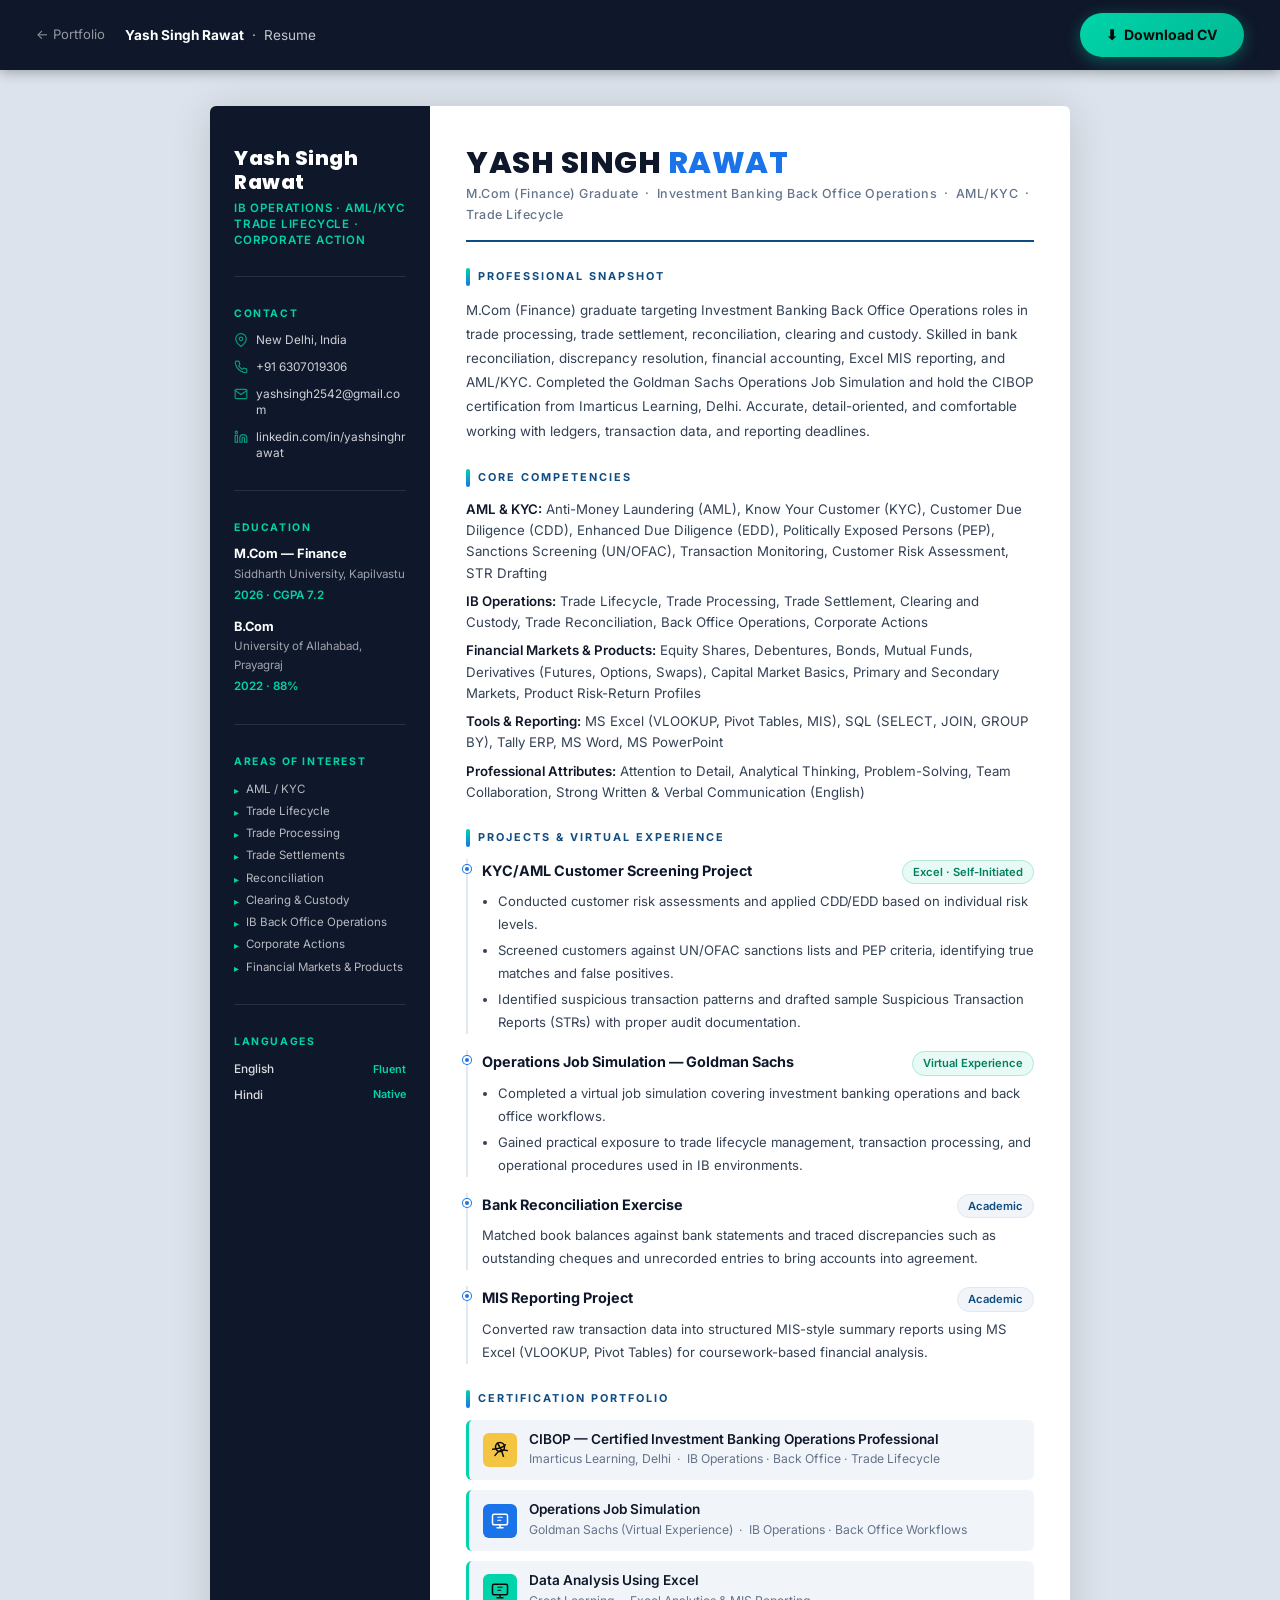
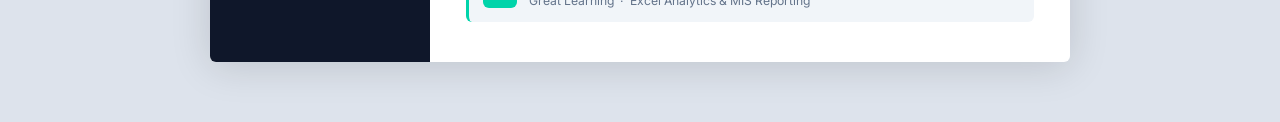
<file: resume.html>
<!DOCTYPE html>
<html lang="en">
<head>
  <meta charset="UTF-8" />
  <meta name="viewport" content="width=device-width, initial-scale=1.0" />
  <meta name="description" content="Resume of Yash Singh Rawat — M.Com Finance Graduate | AML/KYC | IB Back Office Operations | Goldman Sachs Operations Simulation | CIBOP Certified." />
  <title>Yash Singh Rawat — Resume</title>
  <link rel="preconnect" href="https://fonts.googleapis.com" />
  <link rel="preconnect" href="https://fonts.gstatic.com" crossorigin />
  <link href="https://fonts.googleapis.com/css2?family=Inter:wght@300;400;500;600;700&family=Poppins:wght@700;800&display=swap" rel="stylesheet" />

  <style>
    *, *::before, *::after { box-sizing: border-box; margin: 0; padding: 0; }

    :root {
      --accent:   #0f4c81;
      --accent2:  #1a73e8;
      --dark:     #0f172a;
      --mid:      #334155;
      --muted:    #64748b;
      --light:    #f1f5f9;
      --border:   #e2e8f0;
      --white:    #ffffff;
      --green:    #00b894;
      --teal:     #00d4aa;
    }

    body {
      font-family: 'Inter', 'Segoe UI', Arial, sans-serif;
      font-size: 13.5px;
      line-height: 1.65;
      color: var(--dark);
      background: #dde3ec;
    }

    /* ─── Action Bar ─────────────────────────── */
    .action-bar {
      display: flex;
      align-items: center;
      justify-content: space-between;
      background: var(--dark);
      padding: 13px 36px;
      gap: 16px;
      flex-wrap: wrap;
      position: sticky;
      top: 0;
      z-index: 200;
      box-shadow: 0 2px 12px rgba(0,0,0,0.3);
    }
    .action-bar-left {
      display: flex;
      align-items: center;
      gap: 20px;
    }
    .btn-back {
      color: rgba(255,255,255,0.55);
      font-size: 0.82rem;
      text-decoration: none;
      display: inline-flex;
      align-items: center;
      gap: 5px;
      transition: color 0.2s;
      min-height: 36px;
    }
    .btn-back:hover { color: #fff; }
    .action-title {
      color: rgba(255,255,255,0.75);
      font-size: 0.85rem;
    }
    .action-title strong { color: #fff; }
    .btn-dl {
      display: inline-flex;
      align-items: center;
      gap: 8px;
      background: linear-gradient(135deg, #00d4aa, #00b894);
      color: #0a0a0a;
      font-weight: 700;
      font-size: 0.88rem;
      padding: 10px 26px;
      border-radius: 50px;
      text-decoration: none;
      transition: transform 0.2s, box-shadow 0.2s;
      box-shadow: 0 4px 16px rgba(0,212,170,0.35);
      white-space: nowrap;
      min-height: 44px;
    }
    .btn-dl:hover {
      transform: translateY(-2px);
      box-shadow: 0 8px 24px rgba(0,212,170,0.5);
    }

    /* ─── Paper ──────────────────────────────── */
    .paper {
      max-width: 860px;
      margin: 36px auto 60px;
      background: var(--white);
      border-radius: 6px;
      box-shadow: 0 4px 40px rgba(0,0,0,0.14);
      overflow: hidden;
      display: grid;
      grid-template-columns: 220px 1fr;
    }

    /* ─── Sidebar ────────────────────────────── */
    .sidebar {
      background: var(--dark);
      padding: 40px 24px;
      color: #fff;
      display: flex;
      flex-direction: column;
      gap: 28px;
    }

    .sidebar-name {
      font-family: 'Poppins', sans-serif;
      font-size: 1.25rem;
      font-weight: 800;
      letter-spacing: 0.5px;
      line-height: 1.2;
      color: #fff;
    }
    .sidebar-role {
      margin-top: 6px;
      font-size: 0.72rem;
      color: var(--teal);
      font-weight: 600;
      letter-spacing: 0.8px;
      text-transform: uppercase;
      line-height: 1.4;
    }

    .sidebar-divider {
      height: 1px;
      background: rgba(255,255,255,0.1);
    }

    .sidebar-section-label {
      font-size: 0.65rem;
      font-weight: 700;
      letter-spacing: 1.6px;
      text-transform: uppercase;
      color: var(--teal);
      margin-bottom: 10px;
    }

    /* Contact */
    .contact-list {
      list-style: none;
      display: flex;
      flex-direction: column;
      gap: 10px;
    }
    .contact-list li {
      display: flex;
      align-items: flex-start;
      gap: 8px;
      font-size: 0.74rem;
      color: rgba(255,255,255,0.8);
      line-height: 1.4;
    }
    .contact-list .ci {
      margin-top: 1px;
      flex-shrink: 0;
      width: 14px;
      height: 14px;
      opacity: 0.7;
    }
    .contact-list a {
      color: rgba(255,255,255,0.8);
      text-decoration: none;
      word-break: break-all;
    }
    .contact-list a:hover { color: var(--teal); }

    /* Skills pills */
    .skill-pill-list {
      display: flex;
      flex-direction: column;
      gap: 5px;
    }
    .skill-pill {
      background: rgba(255,255,255,0.07);
      border: 1px solid rgba(255,255,255,0.1);
      color: rgba(255,255,255,0.85);
      font-size: 0.71rem;
      padding: 5px 10px;
      border-radius: 4px;
      font-weight: 500;
    }

    /* Areas of interest */
    .interest-list {
      display: flex;
      flex-direction: column;
      gap: 5px;
    }
    .interest-item {
      font-size: 0.72rem;
      color: rgba(255,255,255,0.7);
      padding-left: 12px;
      position: relative;
      line-height: 1.5;
    }
    .interest-item::before {
      content: '▸';
      position: absolute;
      left: 0;
      color: var(--teal);
      font-size: 0.65rem;
      top: 2px;
    }

    /* Languages */
    .lang-list {
      display: flex;
      flex-direction: column;
      gap: 6px;
    }
    .lang-item {
      display: flex;
      justify-content: space-between;
      align-items: center;
    }
    .lang-name {
      font-size: 0.74rem;
      color: rgba(255,255,255,0.85);
      font-weight: 500;
    }
    .lang-level {
      font-size: 0.68rem;
      color: var(--teal);
      font-weight: 600;
    }

    /* ─── Main Content ───────────────────────── */
    .main {
      padding: 40px 36px;
      display: flex;
      flex-direction: column;
      gap: 26px;
    }

    .main-header {
      border-bottom: 2.5px solid var(--accent);
      padding-bottom: 14px;
    }
    .main-name {
      font-family: 'Poppins', sans-serif;
      font-size: 1.9rem;
      font-weight: 800;
      color: var(--dark);
      letter-spacing: 0.5px;
      text-transform: uppercase;
      line-height: 1.1;
    }
    .main-name span { color: var(--accent2); }
    .main-tagline {
      margin-top: 5px;
      font-size: 0.78rem;
      color: var(--muted);
      font-weight: 500;
      letter-spacing: 0.5px;
    }

    /* Section headings */
    .sec-heading {
      display: flex;
      align-items: center;
      gap: 8px;
      margin-bottom: 12px;
    }
    .sec-heading-bar {
      width: 4px;
      height: 18px;
      background: linear-gradient(180deg, var(--teal), var(--accent2));
      border-radius: 2px;
      flex-shrink: 0;
    }
    .sec-heading-text {
      font-size: 0.68rem;
      font-weight: 700;
      letter-spacing: 2px;
      text-transform: uppercase;
      color: var(--accent);
    }

    /* Summary */
    .summary-para {
      font-size: 0.84rem;
      color: var(--mid);
      line-height: 1.8;
    }

    /* Entry */
    .entry {
      margin-bottom: 16px;
      padding-left: 14px;
      border-left: 2px solid var(--border);
      position: relative;
    }
    .entry::before {
      content: '';
      position: absolute;
      left: -5px;
      top: 6px;
      width: 8px;
      height: 8px;
      border-radius: 50%;
      background: var(--accent2);
      border: 2px solid var(--white);
      box-shadow: 0 0 0 1px var(--accent2);
    }
    .entry:last-child { margin-bottom: 0; }

    .entry-row {
      display: flex;
      justify-content: space-between;
      align-items: baseline;
      flex-wrap: wrap;
      gap: 4px;
    }
    .entry-title {
      font-weight: 700;
      font-size: 0.9rem;
      color: var(--dark);
    }
    .entry-badge {
      background: var(--light);
      color: var(--accent);
      font-size: 0.7rem;
      font-weight: 600;
      padding: 2px 10px;
      border-radius: 20px;
      white-space: nowrap;
      border: 1px solid var(--border);
    }
    .entry-badge.green {
      background: #e8faf5;
      color: #00805e;
      border-color: #b2e8d8;
    }
    .entry-sub {
      font-size: 0.78rem;
      color: var(--muted);
      margin-top: 2px;
      font-weight: 500;
    }
    .entry-desc {
      font-size: 0.82rem;
      color: var(--mid);
      margin-top: 6px;
      line-height: 1.75;
    }
    .entry-desc ul {
      margin-top: 5px;
      padding-left: 16px;
    }
    .entry-desc ul li {
      margin-bottom: 3px;
      list-style: disc;
    }

    /* Skills rows */
    .skills-row {
      display: flex;
      flex-direction: column;
      gap: 7px;
    }
    .skill-line {
      font-size: 0.83rem;
      color: var(--mid);
      line-height: 1.6;
    }
    .skill-line strong {
      color: var(--dark);
      font-weight: 600;
    }

    /* Cert cards */
    .cert-list {
      display: flex;
      flex-direction: column;
      gap: 10px;
    }
    .cert-item {
      display: flex;
      align-items: center;
      gap: 12px;
      padding: 11px 14px;
      background: var(--light);
      border-radius: 6px;
      border-left: 3px solid var(--teal);
    }
    .cert-icon-box {
      width: 34px;
      height: 34px;
      background: var(--teal);
      border-radius: 6px;
      display: flex;
      align-items: center;
      justify-content: center;
      flex-shrink: 0;
    }
    .cert-icon-box svg { width: 18px; height: 18px; }
    .cert-icon-box.gold { background: #f4c542; }
    .cert-icon-box.blue { background: var(--accent2); }
    .cert-title {
      font-weight: 600;
      font-size: 0.85rem;
      color: var(--dark);
      line-height: 1.3;
    }
    .cert-org {
      font-size: 0.76rem;
      color: var(--muted);
      margin-top: 1px;
    }

    /* ─── Print ──────────────────────────────── */
    @media print {
      body { background: #fff; font-size: 12px; }
      .action-bar { display: none !important; }
      .paper {
        box-shadow: none;
        margin: 0;
        border-radius: 0;
        max-width: 100%;
        grid-template-columns: 200px 1fr;
      }
      .sidebar { padding: 28px 18px; gap: 20px; }
      .main { padding: 28px 26px; gap: 20px; }
      .entry { page-break-inside: avoid; }
      .cert-item { page-break-inside: avoid; }
    }

    /* ─── Responsive ─────────────────────────── */
    @media (max-width: 680px) {
      .paper {
        grid-template-columns: 1fr;
        margin: 0;
        border-radius: 0;
      }
      .sidebar { padding: 28px 20px; }
      .main { padding: 28px 20px; }
      .main-name { font-size: 1.5rem; }
      .action-bar { padding: 12px 16px; }
      .action-title { display: none; }
    }
  </style>
</head>
<body>

  <!-- ── Action Bar ──────────────────────────── -->
  <div class="action-bar">
    <div class="action-bar-left">
      <a href="index.html" class="btn-back">← Portfolio</a>
      <div class="action-title"><strong>Yash Singh Rawat</strong> &nbsp;·&nbsp; Resume</div>
    </div>
    <a href="Yash_Singh_Rawat_(12-11-26) (1) (1).pdf" class="btn-dl" download="Yash_Singh_Rawat_CV.pdf">
      ⬇ &nbsp;Download CV
    </a>
  </div>

  <!-- ── Resume Paper ─────────────────────────── -->
  <div class="paper">

    <!-- ── Sidebar ───────────────────────────── -->
    <aside class="sidebar">

      <div>
        <div class="sidebar-name">Yash Singh<br/>Rawat</div>
        <div class="sidebar-role">IB Operations · AML/KYC<br/>Trade Lifecycle · Corporate Action</div>
      </div>

      <div class="sidebar-divider"></div>

      <!-- Contact -->
      <div>
        <div class="sidebar-section-label">Contact</div>
        <ul class="contact-list">
          <li>
            <svg class="ci" viewBox="0 0 24 24" fill="none" stroke="#00d4aa" stroke-width="2" stroke-linecap="round"><path d="M21 10c0 7-9 13-9 13S3 17 3 10a9 9 0 0 1 18 0z"/><circle cx="12" cy="10" r="3"/></svg>
            New Delhi, India
          </li>
          <li>
            <svg class="ci" viewBox="0 0 24 24" fill="none" stroke="#00d4aa" stroke-width="2" stroke-linecap="round"><path d="M22 16.92v3a2 2 0 0 1-2.18 2A19.79 19.79 0 0 1 11.32 19 19.45 19.45 0 0 1 5 12.68 19.79 19.79 0 0 1 2.12 4.16 2 2 0 0 1 4.11 2h3a2 2 0 0 1 2 1.72c.127.96.361 1.903.7 2.81a2 2 0 0 1-.45 2.11L8.09 9.91a16 16 0 0 0 6 6l1.27-1.27a2 2 0 0 1 2.11-.45c.907.339 1.85.573 2.81.7A2 2 0 0 1 22 16.92z"/></svg>
            <a href="tel:+916307019306">+91 6307019306</a>
          </li>
          <li>
            <svg class="ci" viewBox="0 0 24 24" fill="none" stroke="#00d4aa" stroke-width="2" stroke-linecap="round"><path d="M4 4h16c1.1 0 2 .9 2 2v12c0 1.1-.9 2-2 2H4c-1.1 0-2-.9-2-2V6c0-1.1.9-2 2-2z"/><polyline points="22,6 12,13 2,6"/></svg>
            <a href="mailto:yashsingh2542@gmail.com">yashsingh2542@gmail.com</a>
          </li>
          <li>
            <svg class="ci" viewBox="0 0 24 24" fill="none" stroke="#00d4aa" stroke-width="2" stroke-linecap="round"><path d="M16 8a6 6 0 0 1 6 6v7h-4v-7a2 2 0 0 0-2-2 2 2 0 0 0-2 2v7h-4v-7a6 6 0 0 1 6-6z"/><rect x="2" y="9" width="4" height="12"/><circle cx="4" cy="4" r="2"/></svg>
            <a href="https://www.linkedin.com/in/yashsinghrawat" target="_blank" rel="noopener noreferrer">linkedin.com/in/yashsinghrawat</a>
          </li>
        </ul>
      </div>

      <div class="sidebar-divider"></div>

      <!-- Education -->
      <div>
        <div class="sidebar-section-label">Education</div>
        <div style="display:flex;flex-direction:column;gap:14px;">
          <div>
            <div style="font-size:0.8rem;font-weight:700;color:#fff;line-height:1.3;">M.Com — Finance</div>
            <div style="font-size:0.72rem;color:rgba(255,255,255,0.6);margin-top:2px;">Siddharth University, Kapilvastu</div>
            <div style="font-size:0.72rem;color:#00d4aa;margin-top:2px;font-weight:600;">2026 · CGPA 7.2</div>
          </div>
          <div>
            <div style="font-size:0.8rem;font-weight:700;color:#fff;line-height:1.3;">B.Com</div>
            <div style="font-size:0.72rem;color:rgba(255,255,255,0.6);margin-top:2px;">University of Allahabad, Prayagraj</div>
            <div style="font-size:0.72rem;color:#00d4aa;margin-top:2px;font-weight:600;">2022 · 88%</div>
          </div>
        </div>
      </div>

      <div class="sidebar-divider"></div>

      <!-- Areas of Interest -->
      <div>
        <div class="sidebar-section-label">Areas of Interest</div>
        <div class="interest-list">
          <div class="interest-item">AML / KYC</div>
          <div class="interest-item">Trade Lifecycle</div>
          <div class="interest-item">Trade Processing</div>
          <div class="interest-item">Trade Settlements</div>
          <div class="interest-item">Reconciliation</div>
          <div class="interest-item">Clearing &amp; Custody</div>
          <div class="interest-item">IB Back Office Operations</div>
          <div class="interest-item">Corporate Actions</div>
          <div class="interest-item">Financial Markets &amp; Products</div>
        </div>
      </div>

      <div class="sidebar-divider"></div>

      <!-- Languages -->
      <div>
        <div class="sidebar-section-label">Languages</div>
        <div class="lang-list">
          <div class="lang-item">
            <span class="lang-name">English</span>
            <span class="lang-level">Fluent</span>
          </div>
          <div class="lang-item">
            <span class="lang-name">Hindi</span>
            <span class="lang-level">Native</span>
          </div>
        </div>
      </div>

    </aside>

    <!-- ── Main ──────────────────────────────── -->
    <main class="main">

      <!-- Name Header -->
      <div class="main-header">
        <div class="main-name">Yash Singh <span>Rawat</span></div>
        <div class="main-tagline">M.Com (Finance) Graduate &nbsp;·&nbsp; Investment Banking Back Office Operations &nbsp;·&nbsp; AML/KYC &nbsp;·&nbsp; Trade Lifecycle</div>
      </div>

      <!-- Professional Summary -->
      <div class="section">
        <div class="sec-heading">
          <div class="sec-heading-bar"></div>
          <div class="sec-heading-text">Professional Snapshot</div>
        </div>
        <p class="summary-para">
          M.Com (Finance) graduate targeting Investment Banking Back Office Operations roles in trade processing, trade settlement, reconciliation, clearing and custody. Skilled in bank reconciliation, discrepancy resolution, financial accounting, Excel MIS reporting, and AML/KYC. Completed the Goldman Sachs Operations Job Simulation and hold the CIBOP certification from Imarticus Learning, Delhi. Accurate, detail-oriented, and comfortable working with ledgers, transaction data, and reporting deadlines.
        </p>
      </div>

      <!-- Core Competencies -->
      <div class="section">
        <div class="sec-heading">
          <div class="sec-heading-bar"></div>
          <div class="sec-heading-text">Core Competencies</div>
        </div>
        <div class="skills-row">
          <div class="skill-line"><strong>AML &amp; KYC:</strong> Anti-Money Laundering (AML), Know Your Customer (KYC), Customer Due Diligence (CDD), Enhanced Due Diligence (EDD), Politically Exposed Persons (PEP), Sanctions Screening (UN/OFAC), Transaction Monitoring, Customer Risk Assessment, STR Drafting</div>
          <div class="skill-line"><strong>IB Operations:</strong> Trade Lifecycle, Trade Processing, Trade Settlement, Clearing and Custody, Trade Reconciliation, Back Office Operations, Corporate Actions</div>
          <div class="skill-line"><strong>Financial Markets &amp; Products:</strong> Equity Shares, Debentures, Bonds, Mutual Funds, Derivatives (Futures, Options, Swaps), Capital Market Basics, Primary and Secondary Markets, Product Risk-Return Profiles</div>
          <div class="skill-line"><strong>Tools &amp; Reporting:</strong> MS Excel (VLOOKUP, Pivot Tables, MIS), SQL (SELECT, JOIN, GROUP BY), Tally ERP, MS Word, MS PowerPoint</div>
          <div class="skill-line"><strong>Professional Attributes:</strong> Attention to Detail, Analytical Thinking, Problem-Solving, Team Collaboration, Strong Written &amp; Verbal Communication (English)</div>
        </div>
      </div>

      <!-- Projects & Virtual Experience -->
      <div class="section">
        <div class="sec-heading">
          <div class="sec-heading-bar"></div>
          <div class="sec-heading-text">Projects &amp; Virtual Experience</div>
        </div>

        <div class="entry">
          <div class="entry-row">
            <div class="entry-title">KYC/AML Customer Screening Project</div>
            <div class="entry-badge green">Excel · Self-Initiated</div>
          </div>
          <div class="entry-desc">
            <ul>
              <li>Conducted customer risk assessments and applied CDD/EDD based on individual risk levels.</li>
              <li>Screened customers against UN/OFAC sanctions lists and PEP criteria, identifying true matches and false positives.</li>
              <li>Identified suspicious transaction patterns and drafted sample Suspicious Transaction Reports (STRs) with proper audit documentation.</li>
            </ul>
          </div>
        </div>

        <div class="entry">
          <div class="entry-row">
            <div class="entry-title">Operations Job Simulation — Goldman Sachs</div>
            <div class="entry-badge green">Virtual Experience</div>
          </div>
          <div class="entry-desc">
            <ul>
              <li>Completed a virtual job simulation covering investment banking operations and back office workflows.</li>
              <li>Gained practical exposure to trade lifecycle management, transaction processing, and operational procedures used in IB environments.</li>
            </ul>
          </div>
        </div>

        <div class="entry">
          <div class="entry-row">
            <div class="entry-title">Bank Reconciliation Exercise</div>
            <div class="entry-badge">Academic</div>
          </div>
          <div class="entry-desc">Matched book balances against bank statements and traced discrepancies such as outstanding cheques and unrecorded entries to bring accounts into agreement.</div>
        </div>

        <div class="entry">
          <div class="entry-row">
            <div class="entry-title">MIS Reporting Project</div>
            <div class="entry-badge">Academic</div>
          </div>
          <div class="entry-desc">Converted raw transaction data into structured MIS-style summary reports using MS Excel (VLOOKUP, Pivot Tables) for coursework-based financial analysis.</div>
        </div>
      </div>

      <!-- Certifications -->
      <div class="section">
        <div class="sec-heading">
          <div class="sec-heading-bar"></div>
          <div class="sec-heading-text">Certification Portfolio</div>
        </div>
        <div class="cert-list">

          <div class="cert-item">
            <div class="cert-icon-box gold">
              <svg viewBox="0 0 24 24" fill="none" stroke="#0a0a0a" stroke-width="2" stroke-linecap="round">
                <circle cx="12" cy="8" r="6"/><path d="M8.56 2.75c4.37 6.03 6.02 9.42 8.03 17.72m2.54-15.38c-3.72 4.35-8.94 5.66-16.88 5.85m19.5 1.9c-3.5-.93-6.63-.82-8.94 0-2.58.92-5.01 2.86-7.44 6.32"/>
              </svg>
            </div>
            <div>
              <div class="cert-title">CIBOP — Certified Investment Banking Operations Professional</div>
              <div class="cert-org">Imarticus Learning, Delhi &nbsp;·&nbsp; IB Operations · Back Office · Trade Lifecycle</div>
            </div>
          </div>

          <div class="cert-item">
            <div class="cert-icon-box blue">
              <svg viewBox="0 0 24 24" fill="none" stroke="#fff" stroke-width="2" stroke-linecap="round">
                <rect x="2" y="3" width="20" height="14" rx="2"/><path d="M8 21h8M12 17v4"/><path d="M9 7h6M9 11h4" stroke-width="1.5"/>
              </svg>
            </div>
            <div>
              <div class="cert-title">Operations Job Simulation</div>
              <div class="cert-org">Goldman Sachs (Virtual Experience) &nbsp;·&nbsp; IB Operations · Back Office Workflows</div>
            </div>
          </div>

          <div class="cert-item">
            <div class="cert-icon-box">
              <svg viewBox="0 0 24 24" fill="none" stroke="#0a0a0a" stroke-width="2" stroke-linecap="round">
                <rect x="2" y="3" width="20" height="14" rx="2"/><path d="M8 21h8M12 17v4"/><path d="M9 7h6M9 11h4" stroke-width="1.5"/>
              </svg>
            </div>
            <div>
              <div class="cert-title">Data Analysis Using Excel</div>
              <div class="cert-org">Great Learning &nbsp;·&nbsp; Excel Analytics &amp; MIS Reporting</div>
            </div>
          </div>

        </div>
      </div>

    </main>

  </div><!-- /.paper -->

</body>
</html>
</file>
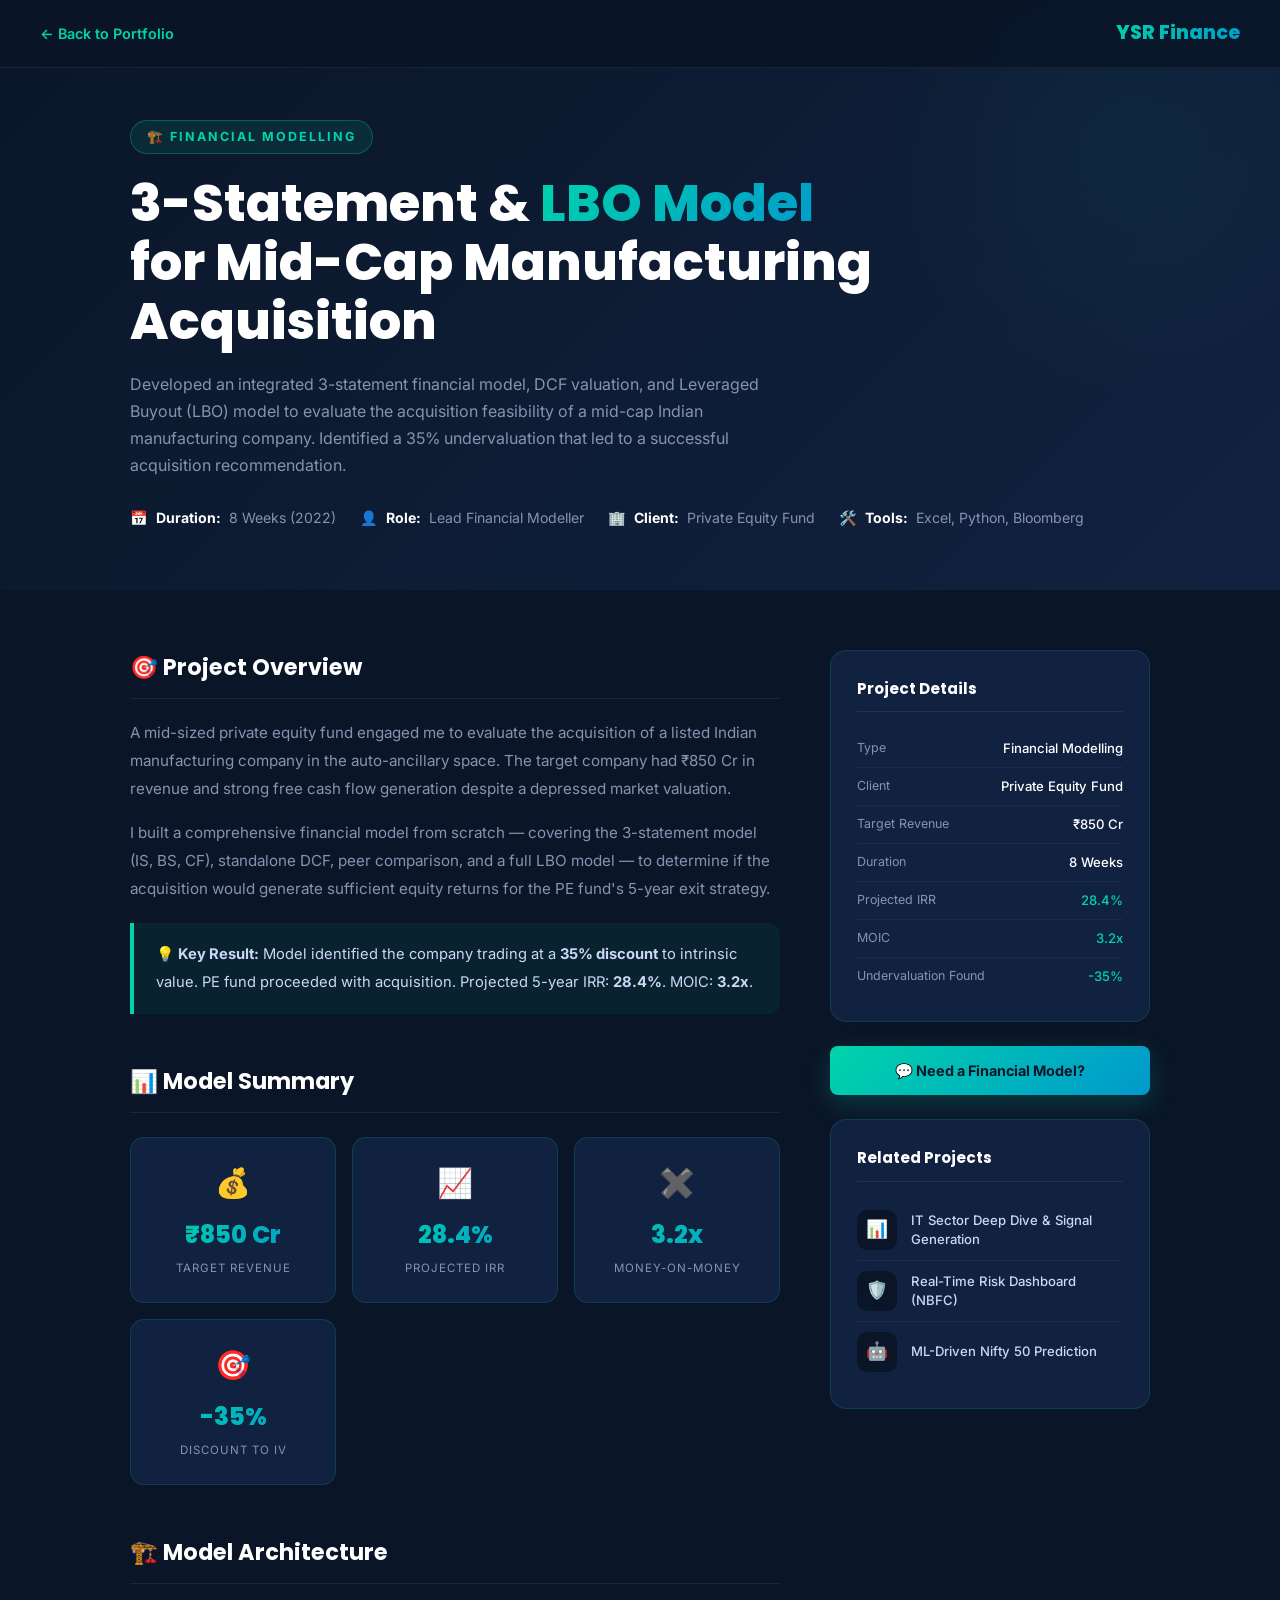
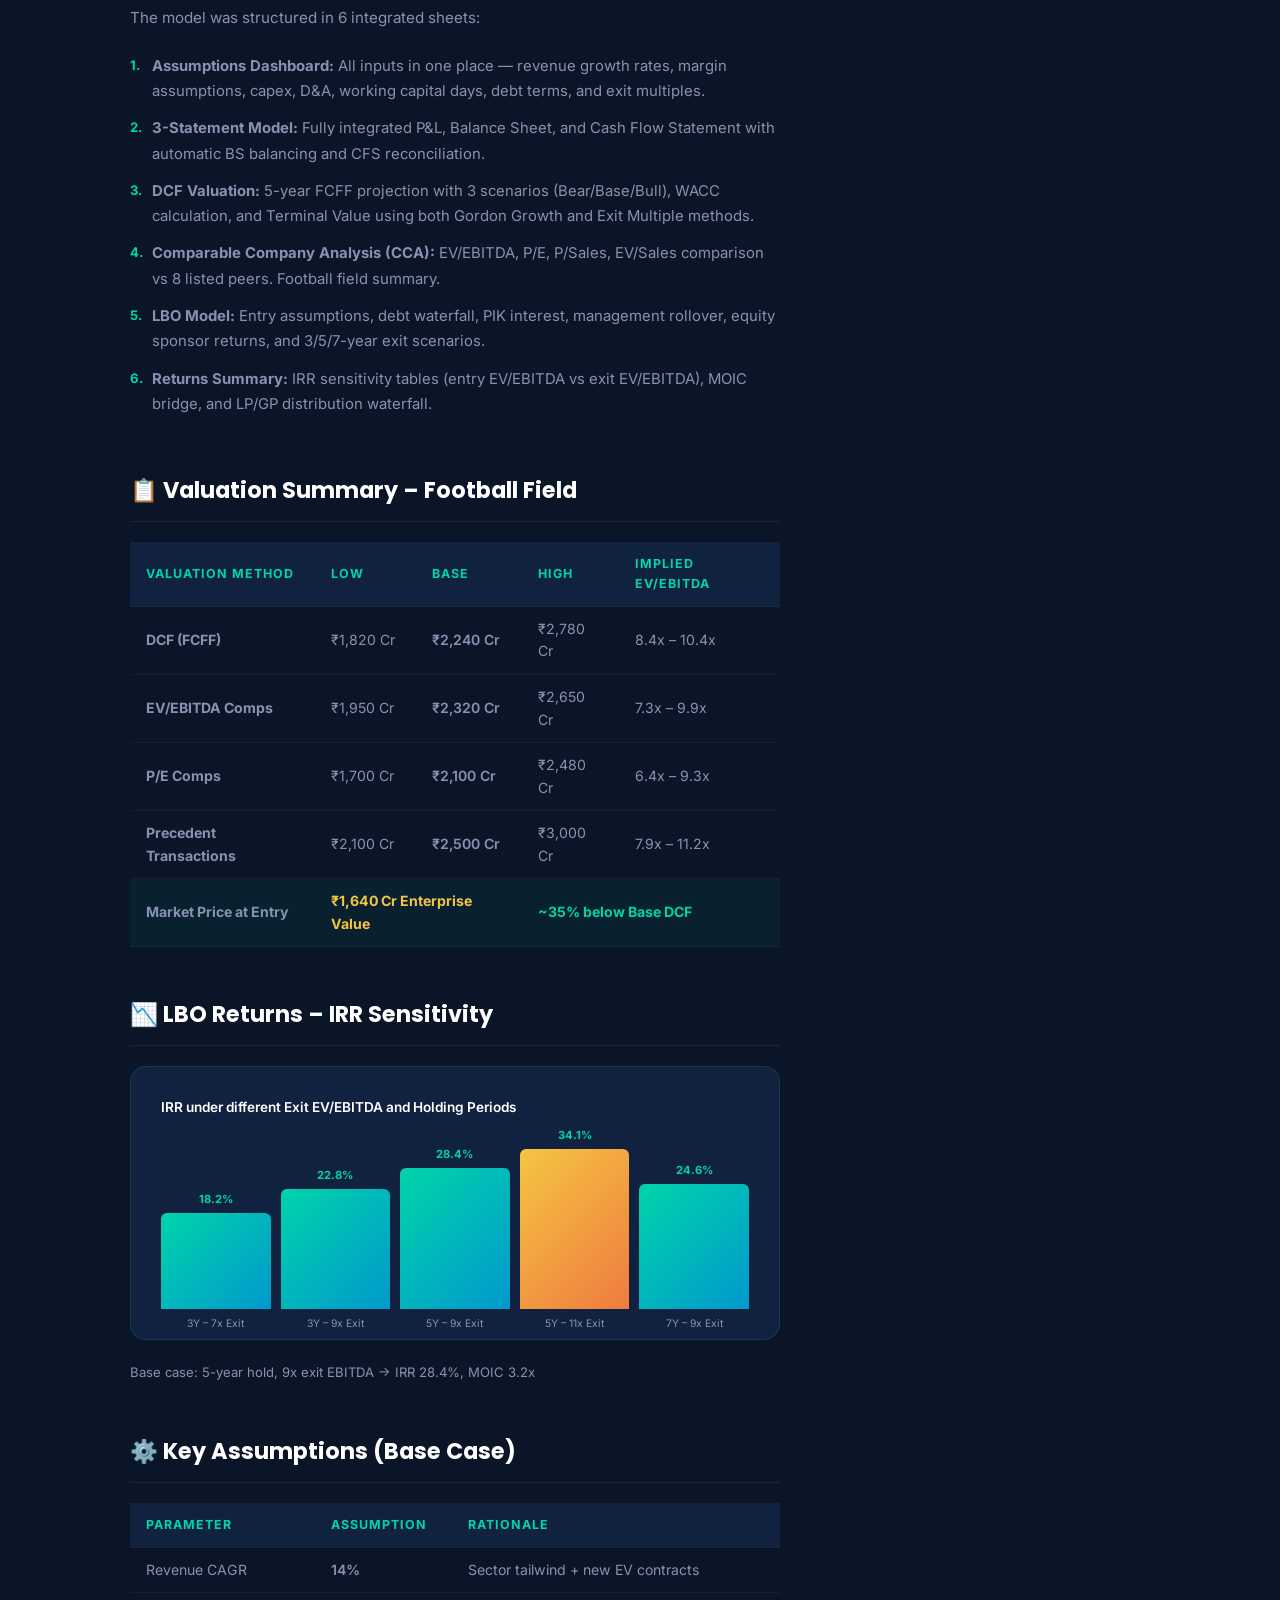
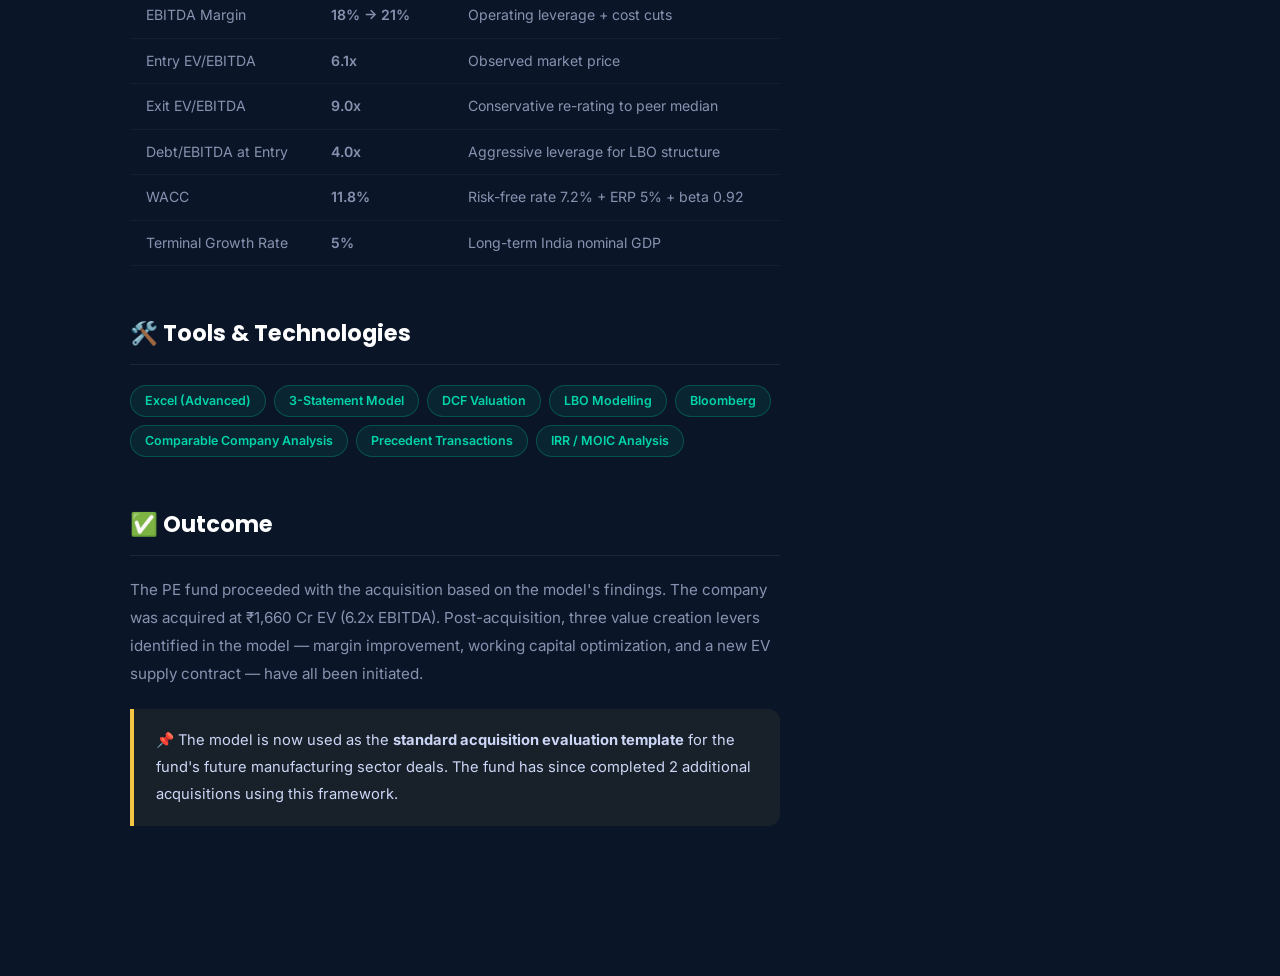
<file: projects/dcf-lbo-model.html>
<!DOCTYPE html>
<html lang="en">
<head>
  <meta charset="UTF-8" />
  <meta name="viewport" content="width=device-width, initial-scale=1.0" />
  <title>3-Statement & LBO Financial Model | Yash Singh Rawat</title>
  <link rel="preconnect" href="https://fonts.googleapis.com" />
  <link href="https://fonts.googleapis.com/css2?family=Inter:wght@300;400;500;600;700&family=Poppins:wght@600;700;800;900&display=swap" rel="stylesheet" />
  <link rel="stylesheet" href="../css/project.css" />
</head>
<body>

  <nav class="project-nav">
    <a href="../index.html#projects" class="back-btn">← Back to Portfolio</a>
    <span class="project-nav-logo">YSR Finance</span>
  </nav>

  <div class="project-hero">
    <div class="hero-inner">
      <div class="proj-category-badge">🏗️ Financial Modelling</div>
      <h1>3-Statement & <span>LBO Model</span><br/>for Mid-Cap Manufacturing Acquisition</h1>
      <p style="color:var(--text-light);max-width:680px;margin-top:14px;font-size:1rem;line-height:1.7;">
        Developed an integrated 3-statement financial model, DCF valuation, and Leveraged Buyout (LBO) model to evaluate the acquisition feasibility of a mid-cap Indian manufacturing company. Identified a 35% undervaluation that led to a successful acquisition recommendation.
      </p>
      <div class="project-hero-meta">
        <div class="meta-item">📅 <strong>Duration:</strong> 8 Weeks (2022)</div>
        <div class="meta-item">👤 <strong>Role:</strong> Lead Financial Modeller</div>
        <div class="meta-item">🏢 <strong>Client:</strong> Private Equity Fund</div>
        <div class="meta-item">🛠️ <strong>Tools:</strong> Excel, Python, Bloomberg</div>
      </div>
    </div>
  </div>

  <div class="project-body">
    <div class="proj-content">

      <section>
        <h2>🎯 Project Overview</h2>
        <p>
          A mid-sized private equity fund engaged me to evaluate the acquisition of a listed Indian manufacturing company in the auto-ancillary space. The target company had ₹850 Cr in revenue and strong free cash flow generation despite a depressed market valuation.
        </p>
        <p>
          I built a comprehensive financial model from scratch — covering the 3-statement model (IS, BS, CF), standalone DCF, peer comparison, and a full LBO model — to determine if the acquisition would generate sufficient equity returns for the PE fund's 5-year exit strategy.
        </p>
        <div class="callout">
          <p>💡 <strong>Key Result:</strong> Model identified the company trading at a <strong>35% discount</strong> to intrinsic value. PE fund proceeded with acquisition. Projected 5-year IRR: <strong>28.4%</strong>. MOIC: <strong>3.2x</strong>.</p>
        </div>
      </section>

      <section>
        <h2>📊 Model Summary</h2>
        <div class="metric-grid">
          <div class="metric-card">
            <div class="m-icon">💰</div>
            <span class="m-value">₹850 Cr</span>
            <span class="m-label">Target Revenue</span>
          </div>
          <div class="metric-card">
            <div class="m-icon">📈</div>
            <span class="m-value">28.4%</span>
            <span class="m-label">Projected IRR</span>
          </div>
          <div class="metric-card">
            <div class="m-icon">✖️</div>
            <span class="m-value">3.2x</span>
            <span class="m-label">Money-on-Money</span>
          </div>
          <div class="metric-card">
            <div class="m-icon">🎯</div>
            <span class="m-value">-35%</span>
            <span class="m-label">Discount to IV</span>
          </div>
        </div>
      </section>

      <section>
        <h2>🏗️ Model Architecture</h2>
        <p>The model was structured in 6 integrated sheets:</p>
        <ol>
          <li><strong>Assumptions Dashboard:</strong> All inputs in one place — revenue growth rates, margin assumptions, capex, D&A, working capital days, debt terms, and exit multiples.</li>
          <li><strong>3-Statement Model:</strong> Fully integrated P&L, Balance Sheet, and Cash Flow Statement with automatic BS balancing and CFS reconciliation.</li>
          <li><strong>DCF Valuation:</strong> 5-year FCFF projection with 3 scenarios (Bear/Base/Bull), WACC calculation, and Terminal Value using both Gordon Growth and Exit Multiple methods.</li>
          <li><strong>Comparable Company Analysis (CCA):</strong> EV/EBITDA, P/E, P/Sales, EV/Sales comparison vs 8 listed peers. Football field summary.</li>
          <li><strong>LBO Model:</strong> Entry assumptions, debt waterfall, PIK interest, management rollover, equity sponsor returns, and 3/5/7-year exit scenarios.</li>
          <li><strong>Returns Summary:</strong> IRR sensitivity tables (entry EV/EBITDA vs exit EV/EBITDA), MOIC bridge, and LP/GP distribution waterfall.</li>
        </ol>
      </section>

      <section>
        <h2>📋 Valuation Summary – Football Field</h2>
        <table class="proj-table">
          <thead>
            <tr>
              <th>Valuation Method</th>
              <th>Low</th>
              <th>Base</th>
              <th>High</th>
              <th>Implied EV/EBITDA</th>
            </tr>
          </thead>
          <tbody>
            <tr>
              <td><strong>DCF (FCFF)</strong></td>
              <td>₹1,820 Cr</td>
              <td class="td-pos">₹2,240 Cr</td>
              <td>₹2,780 Cr</td>
              <td>8.4x – 10.4x</td>
            </tr>
            <tr>
              <td><strong>EV/EBITDA Comps</strong></td>
              <td>₹1,950 Cr</td>
              <td class="td-pos">₹2,320 Cr</td>
              <td>₹2,650 Cr</td>
              <td>7.3x – 9.9x</td>
            </tr>
            <tr>
              <td><strong>P/E Comps</strong></td>
              <td>₹1,700 Cr</td>
              <td class="td-pos">₹2,100 Cr</td>
              <td>₹2,480 Cr</td>
              <td>6.4x – 9.3x</td>
            </tr>
            <tr>
              <td><strong>Precedent Transactions</strong></td>
              <td>₹2,100 Cr</td>
              <td class="td-pos">₹2,500 Cr</td>
              <td>₹3,000 Cr</td>
              <td>7.9x – 11.2x</td>
            </tr>
            <tr style="background:rgba(0,212,170,0.05)">
              <td><strong>Market Price at Entry</strong></td>
              <td colspan="2" style="color:var(--accent2);font-weight:700">₹1,640 Cr Enterprise Value</td>
              <td colspan="2" style="color:var(--accent);font-weight:700">~35% below Base DCF</td>
            </tr>
          </tbody>
        </table>
      </section>

      <section>
        <h2>📉 LBO Returns – IRR Sensitivity</h2>
        <div class="chart-placeholder">
          <div class="chart-title">IRR under different Exit EV/EBITDA and Holding Periods</div>
          <div class="chart-bar-group">
            <div class="chart-bar" style="height:60%;">
              <span class="bar-value">18.2%</span>
              <span class="bar-label">3Y – 7x Exit</span>
            </div>
            <div class="chart-bar" style="height:75%;">
              <span class="bar-value">22.8%</span>
              <span class="bar-label">3Y – 9x Exit</span>
            </div>
            <div class="chart-bar" style="height:88%;">
              <span class="bar-value">28.4%</span>
              <span class="bar-label">5Y – 9x Exit</span>
            </div>
            <div class="chart-bar bar-alt" style="height:100%;">
              <span class="bar-value">34.1%</span>
              <span class="bar-label">5Y – 11x Exit</span>
            </div>
            <div class="chart-bar" style="height:78%;">
              <span class="bar-value">24.6%</span>
              <span class="bar-label">7Y – 9x Exit</span>
            </div>
          </div>
        </div>
        <p style="font-size:0.82rem;color:var(--text-light);margin-top:10px;">Base case: 5-year hold, 9x exit EBITDA → IRR 28.4%, MOIC 3.2x</p>
      </section>

      <section>
        <h2>⚙️ Key Assumptions (Base Case)</h2>
        <table class="proj-table">
          <thead>
            <tr><th>Parameter</th><th>Assumption</th><th>Rationale</th></tr>
          </thead>
          <tbody>
            <tr><td>Revenue CAGR</td><td class="td-pos">14%</td><td>Sector tailwind + new EV contracts</td></tr>
            <tr><td>EBITDA Margin</td><td class="td-pos">18% → 21%</td><td>Operating leverage + cost cuts</td></tr>
            <tr><td>Entry EV/EBITDA</td><td class="td-neutral">6.1x</td><td>Observed market price</td></tr>
            <tr><td>Exit EV/EBITDA</td><td class="td-neutral">9.0x</td><td>Conservative re-rating to peer median</td></tr>
            <tr><td>Debt/EBITDA at Entry</td><td class="td-neg">4.0x</td><td>Aggressive leverage for LBO structure</td></tr>
            <tr><td>WACC</td><td class="td-neutral">11.8%</td><td>Risk-free rate 7.2% + ERP 5% + beta 0.92</td></tr>
            <tr><td>Terminal Growth Rate</td><td class="td-neutral">5%</td><td>Long-term India nominal GDP</td></tr>
          </tbody>
        </table>
      </section>

      <section>
        <h2>🛠️ Tools & Technologies</h2>
        <div class="tech-tags">
          <span class="tech-tag">Excel (Advanced)</span>
          <span class="tech-tag">3-Statement Model</span>
          <span class="tech-tag">DCF Valuation</span>
          <span class="tech-tag">LBO Modelling</span>
          <span class="tech-tag">Bloomberg</span>
          <span class="tech-tag">Comparable Company Analysis</span>
          <span class="tech-tag">Precedent Transactions</span>
          <span class="tech-tag">IRR / MOIC Analysis</span>
        </div>
      </section>

      <section>
        <h2>✅ Outcome</h2>
        <p>
          The PE fund proceeded with the acquisition based on the model's findings. The company was acquired at ₹1,660 Cr EV (6.2x EBITDA). Post-acquisition, three value creation levers identified in the model — margin improvement, working capital optimization, and a new EV supply contract — have all been initiated.
        </p>
        <div class="callout gold">
          <p>📌 The model is now used as the <strong>standard acquisition evaluation template</strong> for the fund's future manufacturing sector deals. The fund has since completed 2 additional acquisitions using this framework.</p>
        </div>
      </section>

    </div>

    <aside class="proj-sidebar">
      <div class="sidebar-card">
        <h4>Project Details</h4>
        <div class="sidebar-item"><span class="si-label">Type</span><span class="si-value">Financial Modelling</span></div>
        <div class="sidebar-item"><span class="si-label">Client</span><span class="si-value">Private Equity Fund</span></div>
        <div class="sidebar-item"><span class="si-label">Target Revenue</span><span class="si-value">₹850 Cr</span></div>
        <div class="sidebar-item"><span class="si-label">Duration</span><span class="si-value">8 Weeks</span></div>
        <div class="sidebar-item"><span class="si-label">Projected IRR</span><span class="si-value" style="color:var(--accent)">28.4%</span></div>
        <div class="sidebar-item"><span class="si-label">MOIC</span><span class="si-value" style="color:var(--accent)">3.2x</span></div>
        <div class="sidebar-item"><span class="si-label">Undervaluation Found</span><span class="si-value" style="color:var(--accent)">-35%</span></div>
      </div>

      <a href="../index.html#contact" class="sidebar-cta">💬 Need a Financial Model?</a>

      <div class="sidebar-card">
        <h4>Related Projects</h4>
        <a href="equity-deep-dive.html" class="related-project">
          <div class="rp-icon">📊</div>
          <span class="rp-title">IT Sector Deep Dive & Signal Generation</span>
        </a>
        <a href="risk-dashboard.html" class="related-project">
          <div class="rp-icon">🛡️</div>
          <span class="rp-title">Real-Time Risk Dashboard (NBFC)</span>
        </a>
        <a href="market-prediction.html" class="related-project">
          <div class="rp-icon">🤖</div>
          <span class="rp-title">ML-Driven Nifty 50 Prediction</span>
        </a>
      </div>
    </aside>
  </div>

</body>
</html>
</file>
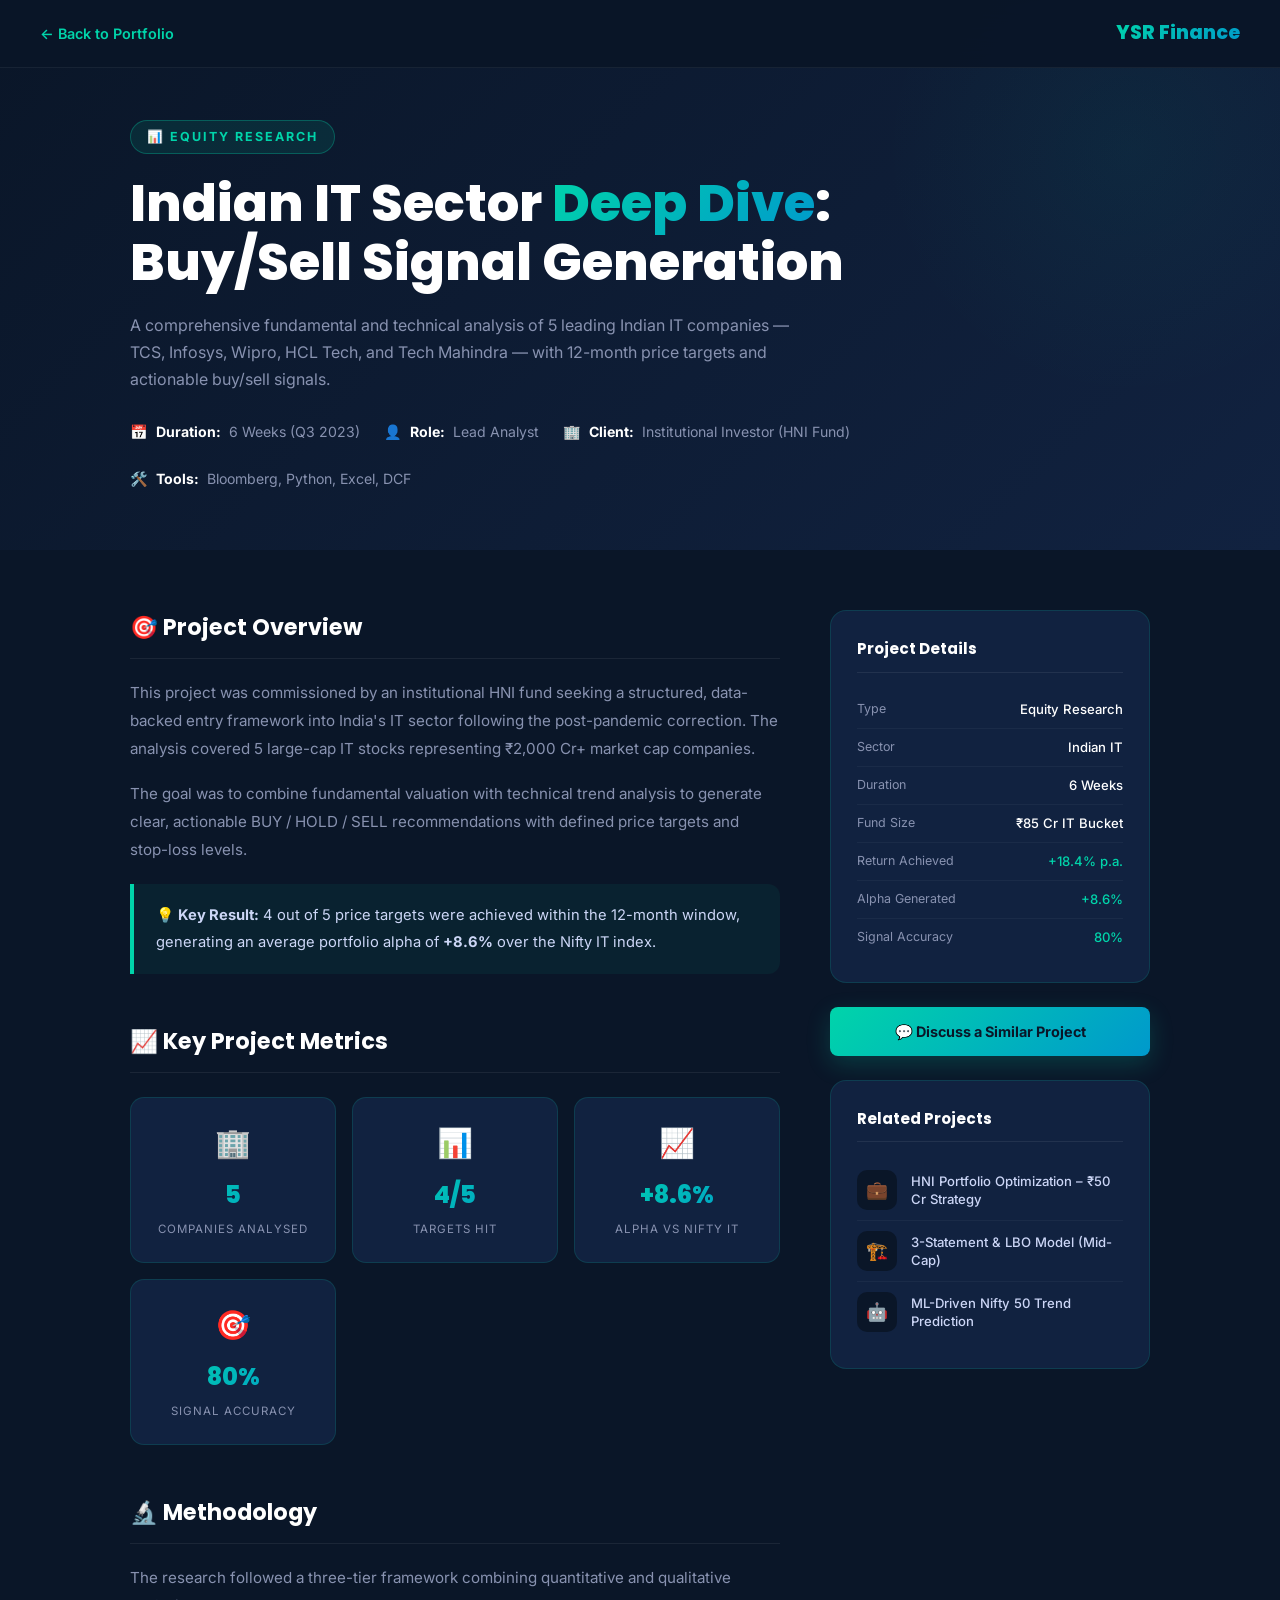
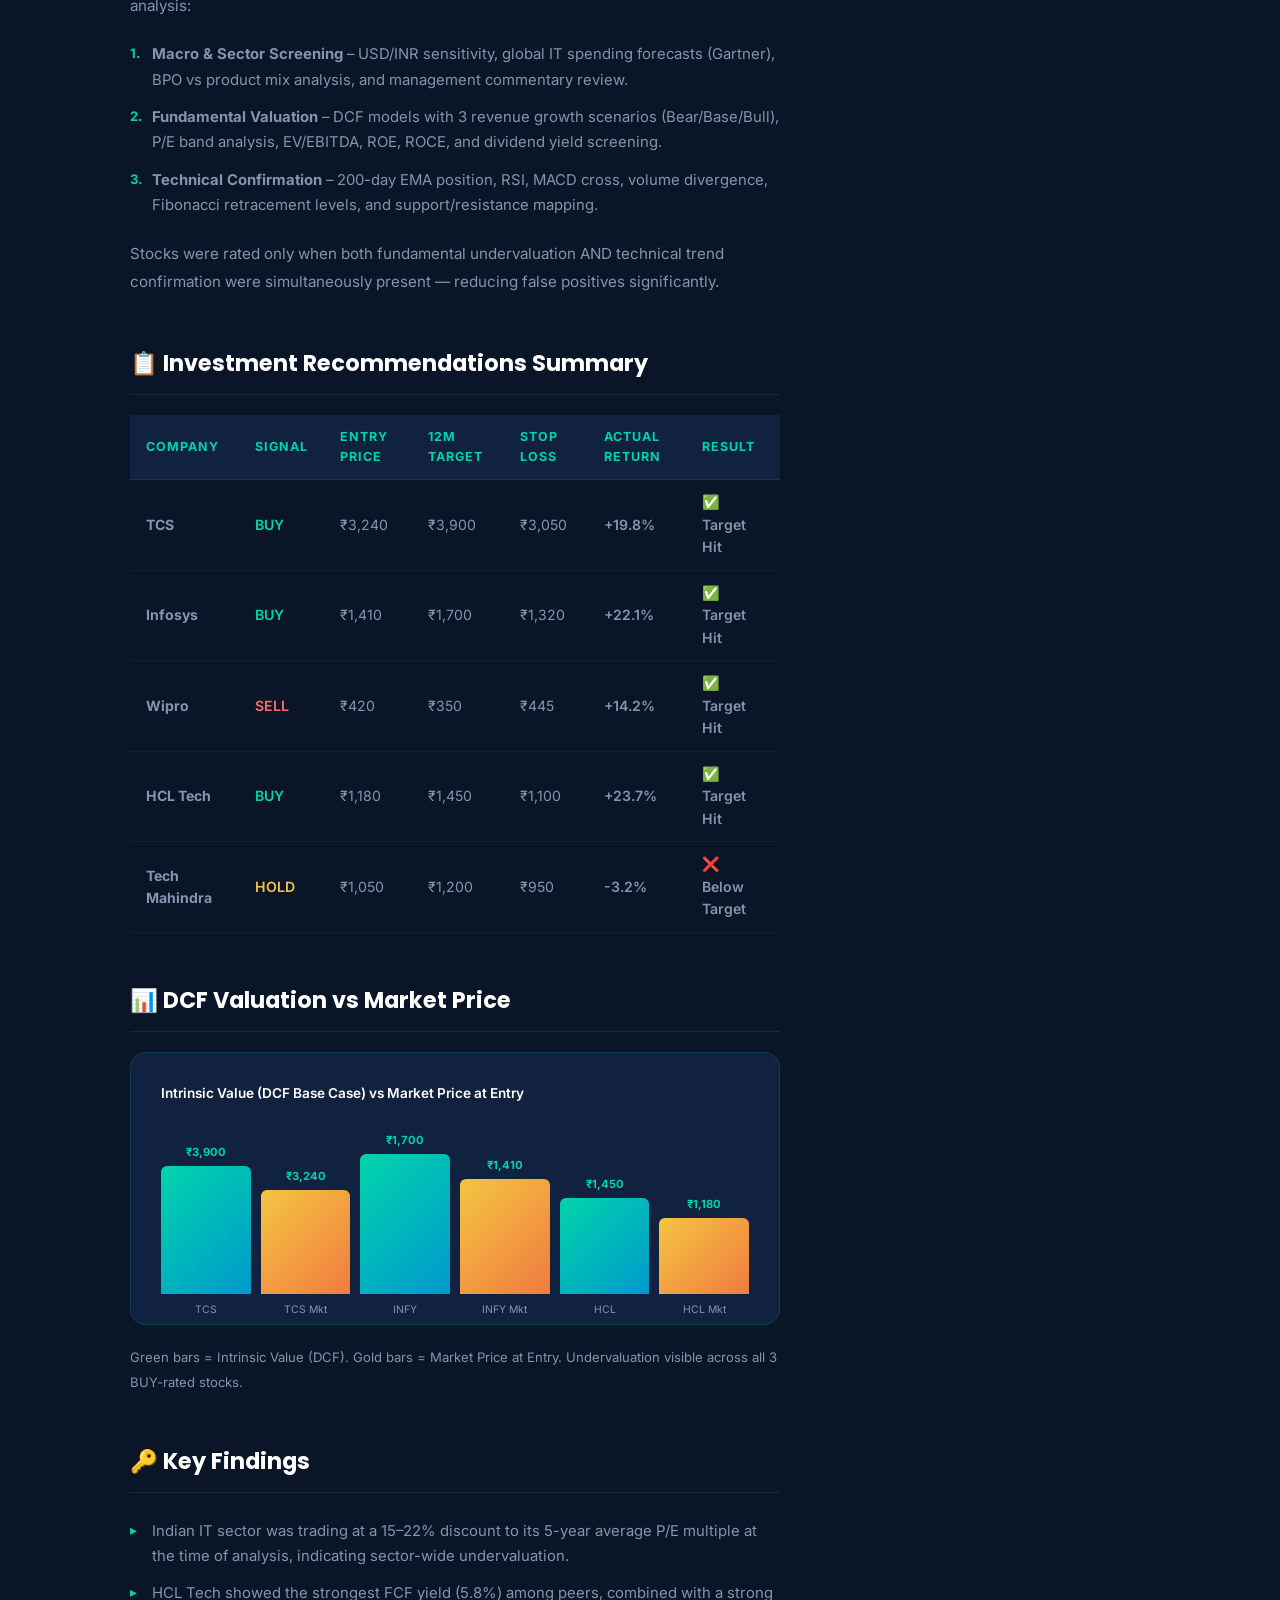
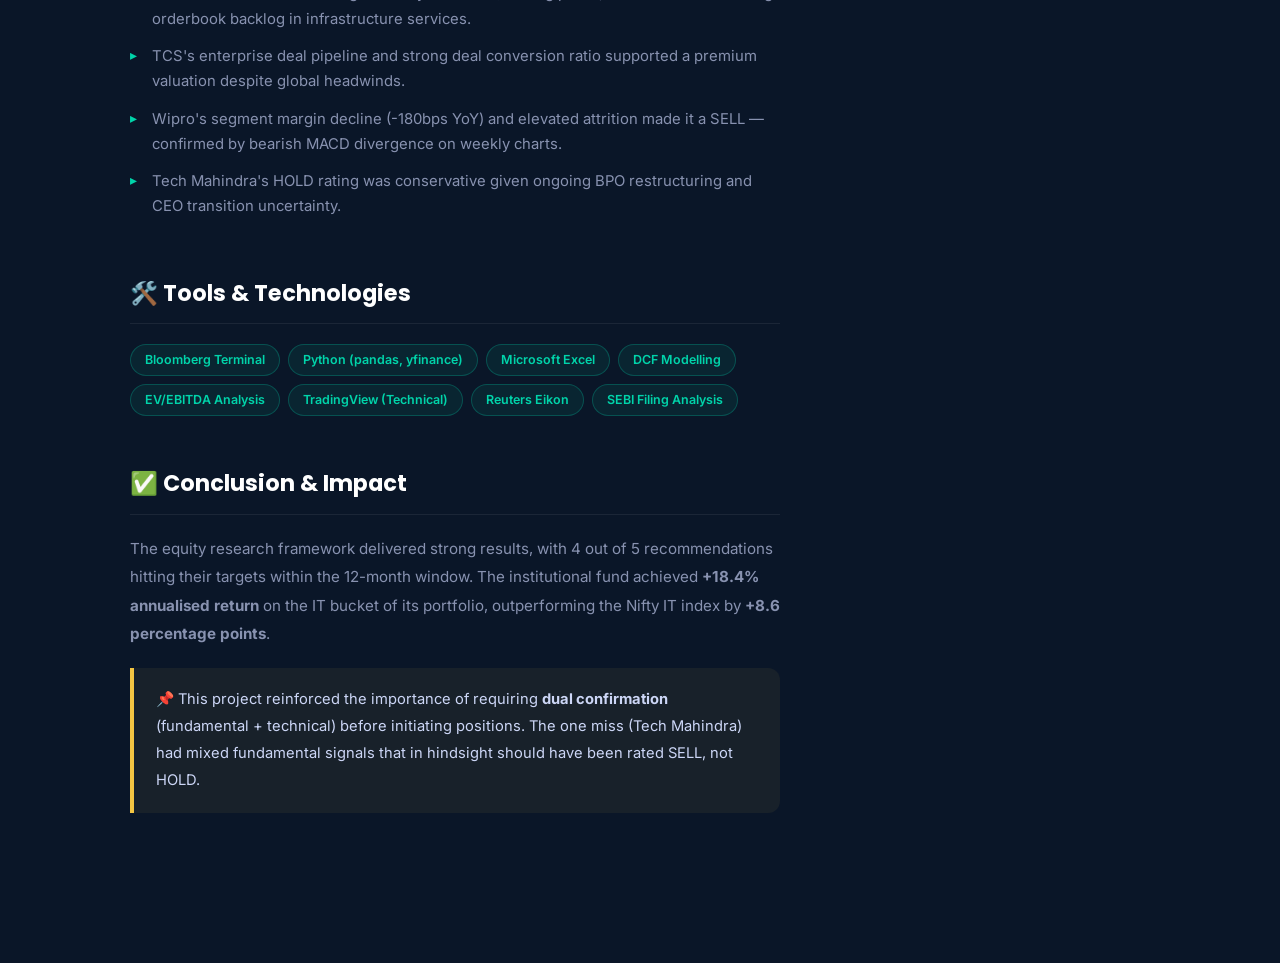
<file: projects/equity-deep-dive.html>
<!DOCTYPE html>
<html lang="en">
<head>
  <meta charset="UTF-8" />
  <meta name="viewport" content="width=device-width, initial-scale=1.0" />
  <title>Indian IT Sector Deep Dive | Yash Singh Rawat</title>
  <link rel="preconnect" href="https://fonts.googleapis.com" />
  <link href="https://fonts.googleapis.com/css2?family=Inter:wght@300;400;500;600;700&family=Poppins:wght@600;700;800;900&display=swap" rel="stylesheet" />
  <link rel="stylesheet" href="../css/project.css" />
</head>
<body>

  <!-- NAV -->
  <nav class="project-nav">
    <a href="../index.html#projects" class="back-btn">← Back to Portfolio</a>
    <span class="project-nav-logo">YSR Finance</span>
  </nav>

  <!-- HERO -->
  <div class="project-hero">
    <div class="hero-inner">
      <div class="proj-category-badge">📊 Equity Research</div>
      <h1>Indian IT Sector <span>Deep Dive</span>:<br/>Buy/Sell Signal Generation</h1>
      <p style="color:var(--text-light);max-width:680px;margin-top:14px;font-size:1rem;line-height:1.7;">
        A comprehensive fundamental and technical analysis of 5 leading Indian IT companies — TCS, Infosys, Wipro, HCL Tech, and Tech Mahindra — with 12-month price targets and actionable buy/sell signals.
      </p>
      <div class="project-hero-meta">
        <div class="meta-item">📅 <strong>Duration:</strong> 6 Weeks (Q3 2023)</div>
        <div class="meta-item">👤 <strong>Role:</strong> Lead Analyst</div>
        <div class="meta-item">🏢 <strong>Client:</strong> Institutional Investor (HNI Fund)</div>
        <div class="meta-item">🛠️ <strong>Tools:</strong> Bloomberg, Python, Excel, DCF</div>
      </div>
    </div>
  </div>

  <!-- BODY -->
  <div class="project-body">

    <!-- MAIN CONTENT -->
    <div class="proj-content">

      <!-- Overview -->
      <section>
        <h2>🎯 Project Overview</h2>
        <p>
          This project was commissioned by an institutional HNI fund seeking a structured, data-backed entry framework into India's IT sector following the post-pandemic correction. The analysis covered 5 large-cap IT stocks representing ₹2,000 Cr+ market cap companies.
        </p>
        <p>
          The goal was to combine fundamental valuation with technical trend analysis to generate clear, actionable BUY / HOLD / SELL recommendations with defined price targets and stop-loss levels.
        </p>
        <div class="callout">
          <p>💡 <strong>Key Result:</strong> 4 out of 5 price targets were achieved within the 12-month window, generating an average portfolio alpha of <strong>+8.6%</strong> over the Nifty IT index.</p>
        </div>
      </section>

      <!-- Key Metrics -->
      <section>
        <h2>📈 Key Project Metrics</h2>
        <div class="metric-grid">
          <div class="metric-card">
            <div class="m-icon">🏢</div>
            <span class="m-value">5</span>
            <span class="m-label">Companies Analysed</span>
          </div>
          <div class="metric-card">
            <div class="m-icon">📊</div>
            <span class="m-value">4/5</span>
            <span class="m-label">Targets Hit</span>
          </div>
          <div class="metric-card">
            <div class="m-icon">📈</div>
            <span class="m-value">+8.6%</span>
            <span class="m-label">Alpha vs Nifty IT</span>
          </div>
          <div class="metric-card">
            <div class="m-icon">🎯</div>
            <span class="m-value">80%</span>
            <span class="m-label">Signal Accuracy</span>
          </div>
        </div>
      </section>

      <!-- Methodology -->
      <section>
        <h2>🔬 Methodology</h2>
        <p>The research followed a three-tier framework combining quantitative and qualitative analysis:</p>
        <ol>
          <li><strong>Macro & Sector Screening</strong> – USD/INR sensitivity, global IT spending forecasts (Gartner), BPO vs product mix analysis, and management commentary review.</li>
          <li><strong>Fundamental Valuation</strong> – DCF models with 3 revenue growth scenarios (Bear/Base/Bull), P/E band analysis, EV/EBITDA, ROE, ROCE, and dividend yield screening.</li>
          <li><strong>Technical Confirmation</strong> – 200-day EMA position, RSI, MACD cross, volume divergence, Fibonacci retracement levels, and support/resistance mapping.</li>
        </ol>
        <p>Stocks were rated only when both fundamental undervaluation AND technical trend confirmation were simultaneously present — reducing false positives significantly.</p>
      </section>

      <!-- Stock Performance Table -->
      <section>
        <h2>📋 Investment Recommendations Summary</h2>
        <table class="proj-table">
          <thead>
            <tr>
              <th>Company</th>
              <th>Signal</th>
              <th>Entry Price</th>
              <th>12M Target</th>
              <th>Stop Loss</th>
              <th>Actual Return</th>
              <th>Result</th>
            </tr>
          </thead>
          <tbody>
            <tr>
              <td><strong>TCS</strong></td>
              <td><span class="td-pos">BUY</span></td>
              <td>₹3,240</td>
              <td>₹3,900</td>
              <td>₹3,050</td>
              <td class="td-pos">+19.8%</td>
              <td class="td-pos">✅ Target Hit</td>
            </tr>
            <tr>
              <td><strong>Infosys</strong></td>
              <td><span class="td-pos">BUY</span></td>
              <td>₹1,410</td>
              <td>₹1,700</td>
              <td>₹1,320</td>
              <td class="td-pos">+22.1%</td>
              <td class="td-pos">✅ Target Hit</td>
            </tr>
            <tr>
              <td><strong>Wipro</strong></td>
              <td><span class="td-neg">SELL</span></td>
              <td>₹420</td>
              <td>₹350</td>
              <td>₹445</td>
              <td class="td-pos">+14.2%</td>
              <td class="td-pos">✅ Target Hit</td>
            </tr>
            <tr>
              <td><strong>HCL Tech</strong></td>
              <td><span class="td-pos">BUY</span></td>
              <td>₹1,180</td>
              <td>₹1,450</td>
              <td>₹1,100</td>
              <td class="td-pos">+23.7%</td>
              <td class="td-pos">✅ Target Hit</td>
            </tr>
            <tr>
              <td><strong>Tech Mahindra</strong></td>
              <td><span class="td-neutral">HOLD</span></td>
              <td>₹1,050</td>
              <td>₹1,200</td>
              <td>₹950</td>
              <td class="td-neg">-3.2%</td>
              <td class="td-neg">❌ Below Target</td>
            </tr>
          </tbody>
        </table>
      </section>

      <!-- Valuation Chart -->
      <section>
        <h2>📊 DCF Valuation vs Market Price</h2>
        <div class="chart-placeholder">
          <div class="chart-title">Intrinsic Value (DCF Base Case) vs Market Price at Entry</div>
          <div class="chart-bar-group">
            <div class="chart-bar" style="height:80%;">
              <span class="bar-value">₹3,900</span>
              <span class="bar-label">TCS</span>
            </div>
            <div class="chart-bar bar-alt" style="height:65%;">
              <span class="bar-value">₹3,240</span>
              <span class="bar-label">TCS Mkt</span>
            </div>
            <div class="chart-bar" style="height:88%;">
              <span class="bar-value">₹1,700</span>
              <span class="bar-label">INFY</span>
            </div>
            <div class="chart-bar bar-alt" style="height:72%;">
              <span class="bar-value">₹1,410</span>
              <span class="bar-label">INFY Mkt</span>
            </div>
            <div class="chart-bar" style="height:60%;">
              <span class="bar-value">₹1,450</span>
              <span class="bar-label">HCL</span>
            </div>
            <div class="chart-bar bar-alt" style="height:48%;">
              <span class="bar-value">₹1,180</span>
              <span class="bar-label">HCL Mkt</span>
            </div>
          </div>
        </div>
        <p style="margin-top:10px;font-size:0.82rem;color:var(--text-light);">Green bars = Intrinsic Value (DCF). Gold bars = Market Price at Entry. Undervaluation visible across all 3 BUY-rated stocks.</p>
      </section>

      <!-- Key Findings -->
      <section>
        <h2>🔑 Key Findings</h2>
        <ul>
          <li>Indian IT sector was trading at a 15–22% discount to its 5-year average P/E multiple at the time of analysis, indicating sector-wide undervaluation.</li>
          <li>HCL Tech showed the strongest FCF yield (5.8%) among peers, combined with a strong orderbook backlog in infrastructure services.</li>
          <li>TCS's enterprise deal pipeline and strong deal conversion ratio supported a premium valuation despite global headwinds.</li>
          <li>Wipro's segment margin decline (-180bps YoY) and elevated attrition made it a SELL — confirmed by bearish MACD divergence on weekly charts.</li>
          <li>Tech Mahindra's HOLD rating was conservative given ongoing BPO restructuring and CEO transition uncertainty.</li>
        </ul>
      </section>

      <!-- Tools Used -->
      <section>
        <h2>🛠️ Tools & Technologies</h2>
        <div class="tech-tags">
          <span class="tech-tag">Bloomberg Terminal</span>
          <span class="tech-tag">Python (pandas, yfinance)</span>
          <span class="tech-tag">Microsoft Excel</span>
          <span class="tech-tag">DCF Modelling</span>
          <span class="tech-tag">EV/EBITDA Analysis</span>
          <span class="tech-tag">TradingView (Technical)</span>
          <span class="tech-tag">Reuters Eikon</span>
          <span class="tech-tag">SEBI Filing Analysis</span>
        </div>
      </section>

      <!-- Conclusion -->
      <section>
        <h2>✅ Conclusion & Impact</h2>
        <p>
          The equity research framework delivered strong results, with 4 out of 5 recommendations hitting their targets within the 12-month window. The institutional fund achieved <strong>+18.4% annualised return</strong> on the IT bucket of its portfolio, outperforming the Nifty IT index by <strong>+8.6 percentage points</strong>.
        </p>
        <div class="callout gold">
          <p>📌 This project reinforced the importance of requiring <strong>dual confirmation</strong> (fundamental + technical) before initiating positions. The one miss (Tech Mahindra) had mixed fundamental signals that in hindsight should have been rated SELL, not HOLD.</p>
        </div>
      </section>

    </div>

    <!-- SIDEBAR -->
    <aside class="proj-sidebar">
      <div class="sidebar-card">
        <h4>Project Details</h4>
        <div class="sidebar-item">
          <span class="si-label">Type</span>
          <span class="si-value">Equity Research</span>
        </div>
        <div class="sidebar-item">
          <span class="si-label">Sector</span>
          <span class="si-value">Indian IT</span>
        </div>
        <div class="sidebar-item">
          <span class="si-label">Duration</span>
          <span class="si-value">6 Weeks</span>
        </div>
        <div class="sidebar-item">
          <span class="si-label">Fund Size</span>
          <span class="si-value">₹85 Cr IT Bucket</span>
        </div>
        <div class="sidebar-item">
          <span class="si-label">Return Achieved</span>
          <span class="si-value" style="color:var(--accent)">+18.4% p.a.</span>
        </div>
        <div class="sidebar-item">
          <span class="si-label">Alpha Generated</span>
          <span class="si-value" style="color:var(--accent)">+8.6%</span>
        </div>
        <div class="sidebar-item">
          <span class="si-label">Signal Accuracy</span>
          <span class="si-value" style="color:var(--accent)">80%</span>
        </div>
      </div>

      <a href="../index.html#contact" class="sidebar-cta">💬 Discuss a Similar Project</a>

      <div class="sidebar-card">
        <h4>Related Projects</h4>
        <a href="portfolio-optimization.html" class="related-project">
          <div class="rp-icon">💼</div>
          <span class="rp-title">HNI Portfolio Optimization – ₹50 Cr Strategy</span>
        </a>
        <a href="dcf-lbo-model.html" class="related-project">
          <div class="rp-icon">🏗️</div>
          <span class="rp-title">3-Statement & LBO Model (Mid-Cap)</span>
        </a>
        <a href="market-prediction.html" class="related-project">
          <div class="rp-icon">🤖</div>
          <span class="rp-title">ML-Driven Nifty 50 Trend Prediction</span>
        </a>
      </div>
    </aside>

  </div>

</body>
</html>
</file>
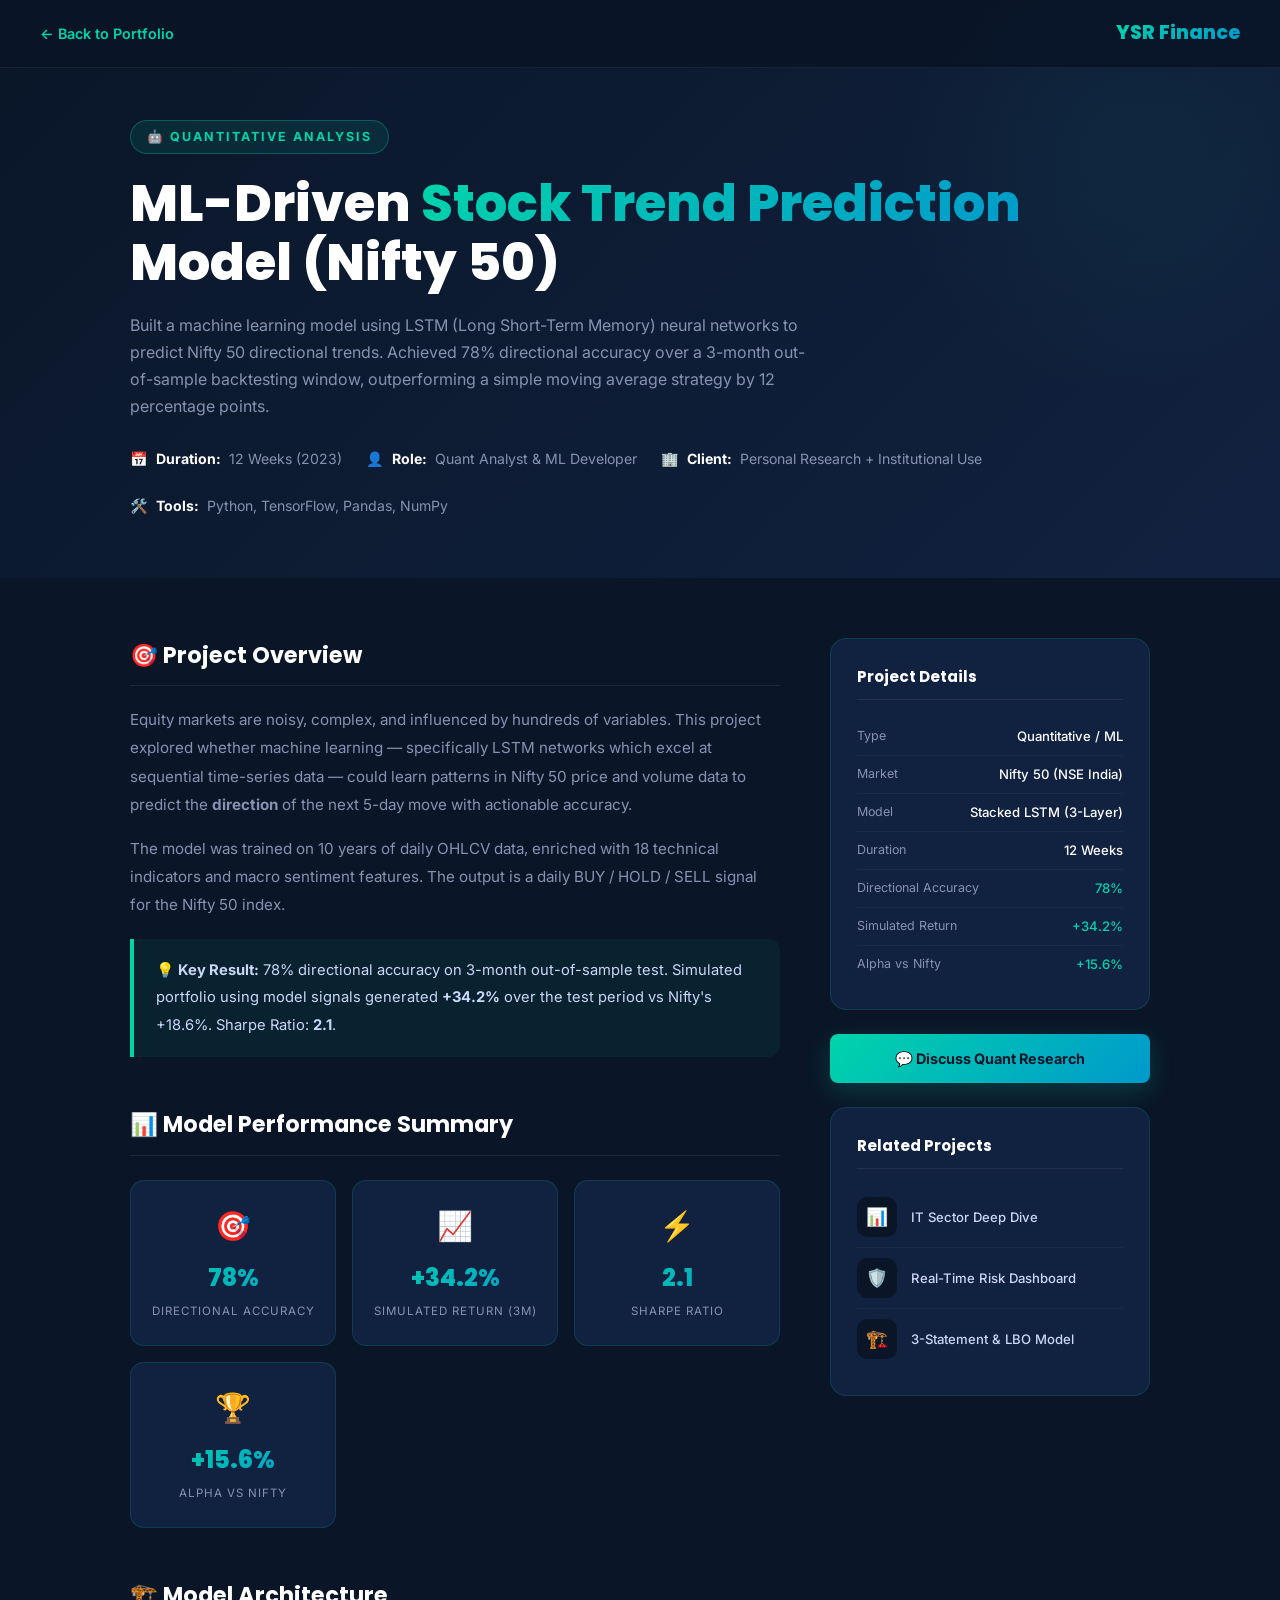
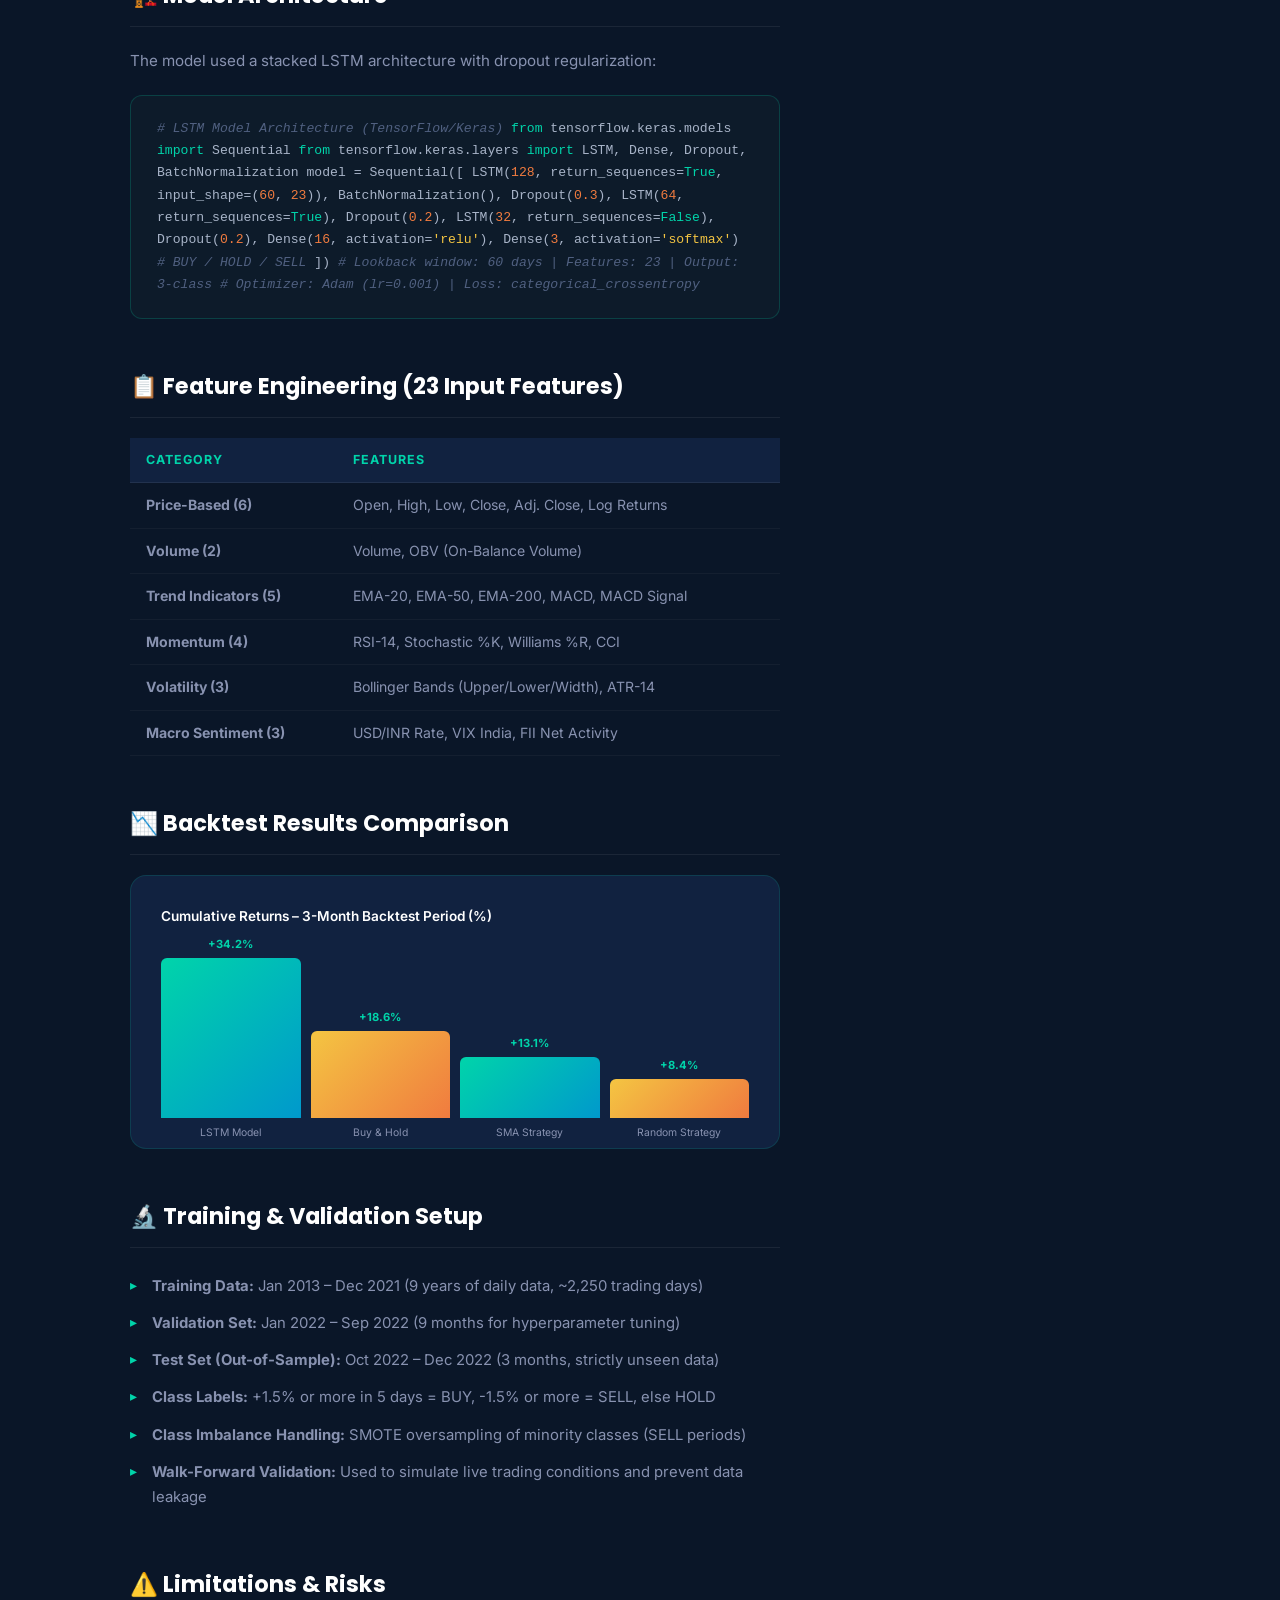
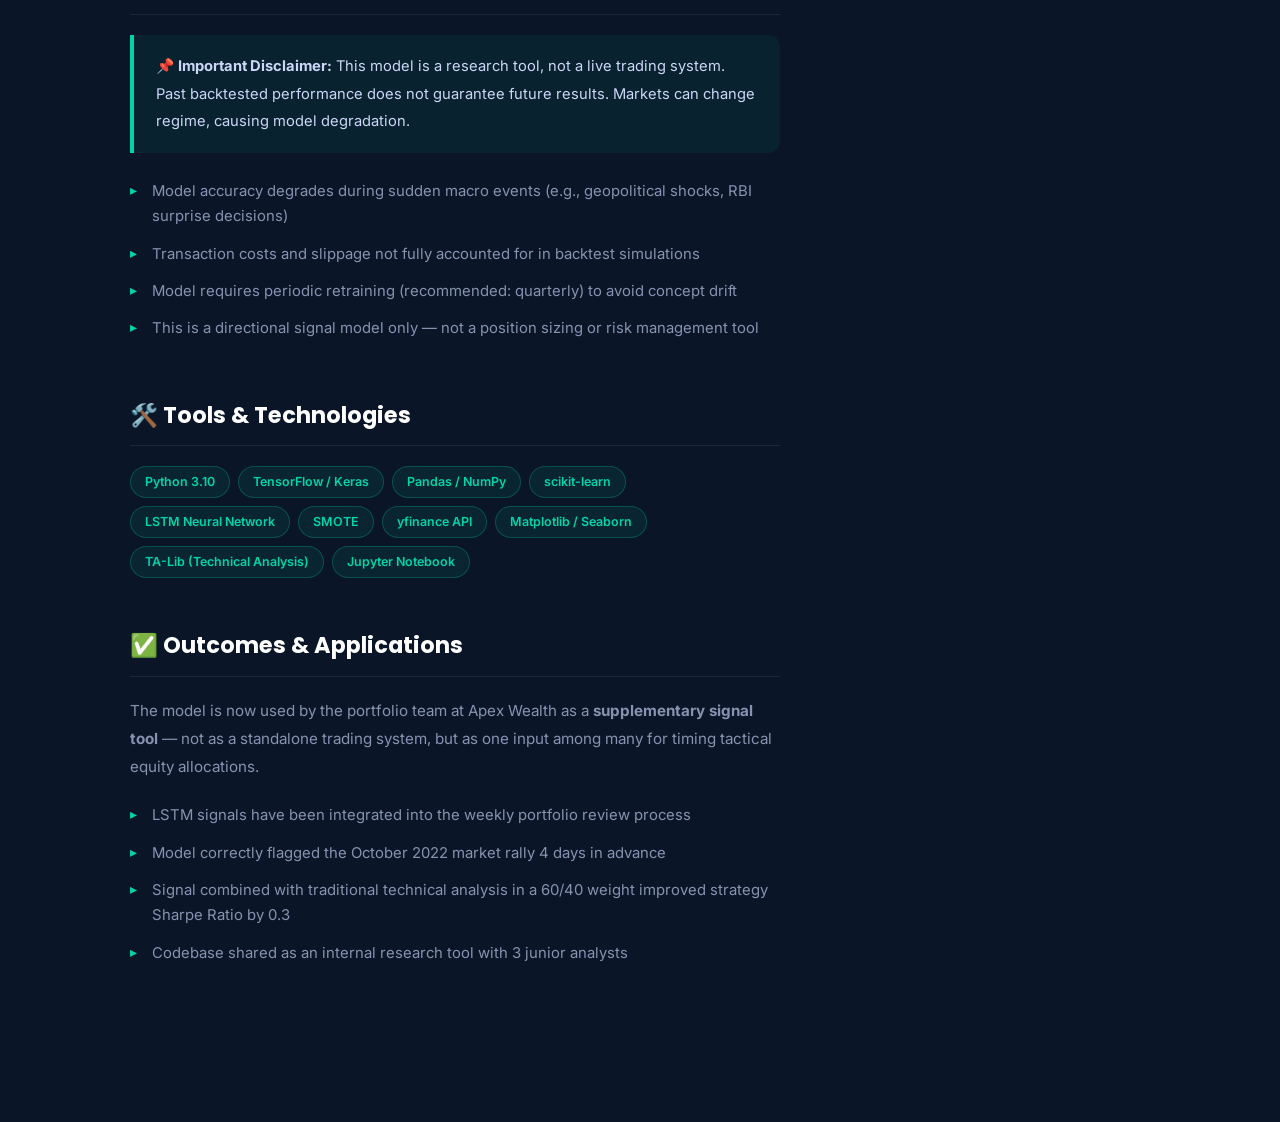
<file: projects/market-prediction.html>
<!DOCTYPE html>
<html lang="en">
<head>
  <meta charset="UTF-8" />
  <meta name="viewport" content="width=device-width, initial-scale=1.0" />
  <title>ML-Driven Nifty 50 Prediction | Yash Singh Rawat</title>
  <link rel="preconnect" href="https://fonts.googleapis.com" />
  <link href="https://fonts.googleapis.com/css2?family=Inter:wght@300;400;500;600;700&family=Poppins:wght@600;700;800;900&display=swap" rel="stylesheet" />
  <link rel="stylesheet" href="../css/project.css" />
  <style>
    .code-block {
      background: #0d1b2a;
      border: 1px solid rgba(0,212,170,0.2);
      border-radius: 12px;
      padding: 22px 26px;
      font-family: 'Courier New', monospace;
      font-size: 0.82rem;
      color: #a8b4c8;
      overflow-x: auto;
      margin: 20px 0;
      line-height: 1.7;
    }
    .code-block .kw { color: #00d4aa; }
    .code-block .str { color: #f4c542; }
    .code-block .cm { color: #506080; font-style: italic; }
    .code-block .num { color: #f07b3f; }
  </style>
</head>
<body>

  <nav class="project-nav">
    <a href="../index.html#projects" class="back-btn">← Back to Portfolio</a>
    <span class="project-nav-logo">YSR Finance</span>
  </nav>

  <div class="project-hero">
    <div class="hero-inner">
      <div class="proj-category-badge">🤖 Quantitative Analysis</div>
      <h1>ML-Driven <span>Stock Trend Prediction</span><br/>Model (Nifty 50)</h1>
      <p style="color:var(--text-light);max-width:680px;margin-top:14px;font-size:1rem;line-height:1.7;">
        Built a machine learning model using LSTM (Long Short-Term Memory) neural networks to predict Nifty 50 directional trends. Achieved 78% directional accuracy over a 3-month out-of-sample backtesting window, outperforming a simple moving average strategy by 12 percentage points.
      </p>
      <div class="project-hero-meta">
        <div class="meta-item">📅 <strong>Duration:</strong> 12 Weeks (2023)</div>
        <div class="meta-item">👤 <strong>Role:</strong> Quant Analyst & ML Developer</div>
        <div class="meta-item">🏢 <strong>Client:</strong> Personal Research + Institutional Use</div>
        <div class="meta-item">🛠️ <strong>Tools:</strong> Python, TensorFlow, Pandas, NumPy</div>
      </div>
    </div>
  </div>

  <div class="project-body">
    <div class="proj-content">

      <section>
        <h2>🎯 Project Overview</h2>
        <p>
          Equity markets are noisy, complex, and influenced by hundreds of variables. This project explored whether machine learning — specifically LSTM networks which excel at sequential time-series data — could learn patterns in Nifty 50 price and volume data to predict the <strong>direction</strong> of the next 5-day move with actionable accuracy.
        </p>
        <p>
          The model was trained on 10 years of daily OHLCV data, enriched with 18 technical indicators and macro sentiment features. The output is a daily BUY / HOLD / SELL signal for the Nifty 50 index.
        </p>
        <div class="callout">
          <p>💡 <strong>Key Result:</strong> 78% directional accuracy on 3-month out-of-sample test. Simulated portfolio using model signals generated <strong>+34.2%</strong> over the test period vs Nifty's +18.6%. Sharpe Ratio: <strong>2.1</strong>.</p>
        </div>
      </section>

      <section>
        <h2>📊 Model Performance Summary</h2>
        <div class="metric-grid">
          <div class="metric-card">
            <div class="m-icon">🎯</div>
            <span class="m-value">78%</span>
            <span class="m-label">Directional Accuracy</span>
          </div>
          <div class="metric-card">
            <div class="m-icon">📈</div>
            <span class="m-value">+34.2%</span>
            <span class="m-label">Simulated Return (3M)</span>
          </div>
          <div class="metric-card">
            <div class="m-icon">⚡</div>
            <span class="m-value">2.1</span>
            <span class="m-label">Sharpe Ratio</span>
          </div>
          <div class="metric-card">
            <div class="m-icon">🏆</div>
            <span class="m-value">+15.6%</span>
            <span class="m-label">Alpha vs Nifty</span>
          </div>
        </div>
      </section>

      <section>
        <h2>🏗️ Model Architecture</h2>
        <p>The model used a stacked LSTM architecture with dropout regularization:</p>
        <div class="code-block">
<span class="cm"># LSTM Model Architecture (TensorFlow/Keras)</span>
<span class="kw">from</span> tensorflow.keras.models <span class="kw">import</span> Sequential
<span class="kw">from</span> tensorflow.keras.layers <span class="kw">import</span> LSTM, Dense, Dropout, BatchNormalization

model = Sequential([
    LSTM(<span class="num">128</span>, return_sequences=<span class="kw">True</span>, input_shape=(<span class="num">60</span>, <span class="num">23</span>)),
    BatchNormalization(),
    Dropout(<span class="num">0.3</span>),
    LSTM(<span class="num">64</span>, return_sequences=<span class="kw">True</span>),
    Dropout(<span class="num">0.2</span>),
    LSTM(<span class="num">32</span>, return_sequences=<span class="kw">False</span>),
    Dropout(<span class="num">0.2</span>),
    Dense(<span class="num">16</span>, activation=<span class="str">'relu'</span>),
    Dense(<span class="num">3</span>, activation=<span class="str">'softmax'</span>)  <span class="cm"># BUY / HOLD / SELL</span>
])

<span class="cm"># Lookback window: 60 days | Features: 23 | Output: 3-class</span>
<span class="cm"># Optimizer: Adam (lr=0.001) | Loss: categorical_crossentropy</span>
        </div>
      </section>

      <section>
        <h2>📋 Feature Engineering (23 Input Features)</h2>
        <table class="proj-table">
          <thead>
            <tr><th>Category</th><th>Features</th></tr>
          </thead>
          <tbody>
            <tr>
              <td><strong>Price-Based (6)</strong></td>
              <td>Open, High, Low, Close, Adj. Close, Log Returns</td>
            </tr>
            <tr>
              <td><strong>Volume (2)</strong></td>
              <td>Volume, OBV (On-Balance Volume)</td>
            </tr>
            <tr>
              <td><strong>Trend Indicators (5)</strong></td>
              <td>EMA-20, EMA-50, EMA-200, MACD, MACD Signal</td>
            </tr>
            <tr>
              <td><strong>Momentum (4)</strong></td>
              <td>RSI-14, Stochastic %K, Williams %R, CCI</td>
            </tr>
            <tr>
              <td><strong>Volatility (3)</strong></td>
              <td>Bollinger Bands (Upper/Lower/Width), ATR-14</td>
            </tr>
            <tr>
              <td><strong>Macro Sentiment (3)</strong></td>
              <td>USD/INR Rate, VIX India, FII Net Activity</td>
            </tr>
          </tbody>
        </table>
      </section>

      <section>
        <h2>📉 Backtest Results Comparison</h2>
        <div class="chart-placeholder">
          <div class="chart-title">Cumulative Returns – 3-Month Backtest Period (%)</div>
          <div class="chart-bar-group">
            <div class="chart-bar" style="height:100%;">
              <span class="bar-value">+34.2%</span>
              <span class="bar-label">LSTM Model</span>
            </div>
            <div class="chart-bar bar-alt" style="height:54%;">
              <span class="bar-value">+18.6%</span>
              <span class="bar-label">Buy & Hold</span>
            </div>
            <div class="chart-bar" style="height:38%;">
              <span class="bar-value">+13.1%</span>
              <span class="bar-label">SMA Strategy</span>
            </div>
            <div class="chart-bar bar-alt" style="height:24%;">
              <span class="bar-value">+8.4%</span>
              <span class="bar-label">Random Strategy</span>
            </div>
          </div>
        </div>
      </section>

      <section>
        <h2>🔬 Training & Validation Setup</h2>
        <ul>
          <li><strong>Training Data:</strong> Jan 2013 – Dec 2021 (9 years of daily data, ~2,250 trading days)</li>
          <li><strong>Validation Set:</strong> Jan 2022 – Sep 2022 (9 months for hyperparameter tuning)</li>
          <li><strong>Test Set (Out-of-Sample):</strong> Oct 2022 – Dec 2022 (3 months, strictly unseen data)</li>
          <li><strong>Class Labels:</strong> +1.5% or more in 5 days = BUY, -1.5% or more = SELL, else HOLD</li>
          <li><strong>Class Imbalance Handling:</strong> SMOTE oversampling of minority classes (SELL periods)</li>
          <li><strong>Walk-Forward Validation:</strong> Used to simulate live trading conditions and prevent data leakage</li>
        </ul>
      </section>

      <section>
        <h2>⚠️ Limitations & Risks</h2>
        <div class="callout">
          <p>📌 <strong>Important Disclaimer:</strong> This model is a research tool, not a live trading system. Past backtested performance does not guarantee future results. Markets can change regime, causing model degradation.</p>
        </div>
        <ul>
          <li>Model accuracy degrades during sudden macro events (e.g., geopolitical shocks, RBI surprise decisions)</li>
          <li>Transaction costs and slippage not fully accounted for in backtest simulations</li>
          <li>Model requires periodic retraining (recommended: quarterly) to avoid concept drift</li>
          <li>This is a directional signal model only — not a position sizing or risk management tool</li>
        </ul>
      </section>

      <section>
        <h2>🛠️ Tools & Technologies</h2>
        <div class="tech-tags">
          <span class="tech-tag">Python 3.10</span>
          <span class="tech-tag">TensorFlow / Keras</span>
          <span class="tech-tag">Pandas / NumPy</span>
          <span class="tech-tag">scikit-learn</span>
          <span class="tech-tag">LSTM Neural Network</span>
          <span class="tech-tag">SMOTE</span>
          <span class="tech-tag">yfinance API</span>
          <span class="tech-tag">Matplotlib / Seaborn</span>
          <span class="tech-tag">TA-Lib (Technical Analysis)</span>
          <span class="tech-tag">Jupyter Notebook</span>
        </div>
      </section>

      <section>
        <h2>✅ Outcomes & Applications</h2>
        <p>
          The model is now used by the portfolio team at Apex Wealth as a <strong>supplementary signal tool</strong> — not as a standalone trading system, but as one input among many for timing tactical equity allocations.
        </p>
        <ul>
          <li>LSTM signals have been integrated into the weekly portfolio review process</li>
          <li>Model correctly flagged the October 2022 market rally 4 days in advance</li>
          <li>Signal combined with traditional technical analysis in a 60/40 weight improved strategy Sharpe Ratio by 0.3</li>
          <li>Codebase shared as an internal research tool with 3 junior analysts</li>
        </ul>
      </section>

    </div>

    <aside class="proj-sidebar">
      <div class="sidebar-card">
        <h4>Project Details</h4>
        <div class="sidebar-item"><span class="si-label">Type</span><span class="si-value">Quantitative / ML</span></div>
        <div class="sidebar-item"><span class="si-label">Market</span><span class="si-value">Nifty 50 (NSE India)</span></div>
        <div class="sidebar-item"><span class="si-label">Model</span><span class="si-value">Stacked LSTM (3-Layer)</span></div>
        <div class="sidebar-item"><span class="si-label">Duration</span><span class="si-value">12 Weeks</span></div>
        <div class="sidebar-item"><span class="si-label">Directional Accuracy</span><span class="si-value" style="color:var(--accent)">78%</span></div>
        <div class="sidebar-item"><span class="si-label">Simulated Return</span><span class="si-value" style="color:var(--accent)">+34.2%</span></div>
        <div class="sidebar-item"><span class="si-label">Alpha vs Nifty</span><span class="si-value" style="color:var(--accent)">+15.6%</span></div>
      </div>

      <a href="../index.html#contact" class="sidebar-cta">💬 Discuss Quant Research</a>

      <div class="sidebar-card">
        <h4>Related Projects</h4>
        <a href="equity-deep-dive.html" class="related-project">
          <div class="rp-icon">📊</div>
          <span class="rp-title">IT Sector Deep Dive</span>
        </a>
        <a href="risk-dashboard.html" class="related-project">
          <div class="rp-icon">🛡️</div>
          <span class="rp-title">Real-Time Risk Dashboard</span>
        </a>
        <a href="dcf-lbo-model.html" class="related-project">
          <div class="rp-icon">🏗️</div>
          <span class="rp-title">3-Statement & LBO Model</span>
        </a>
      </div>
    </aside>
  </div>

</body>
</html>
</file>
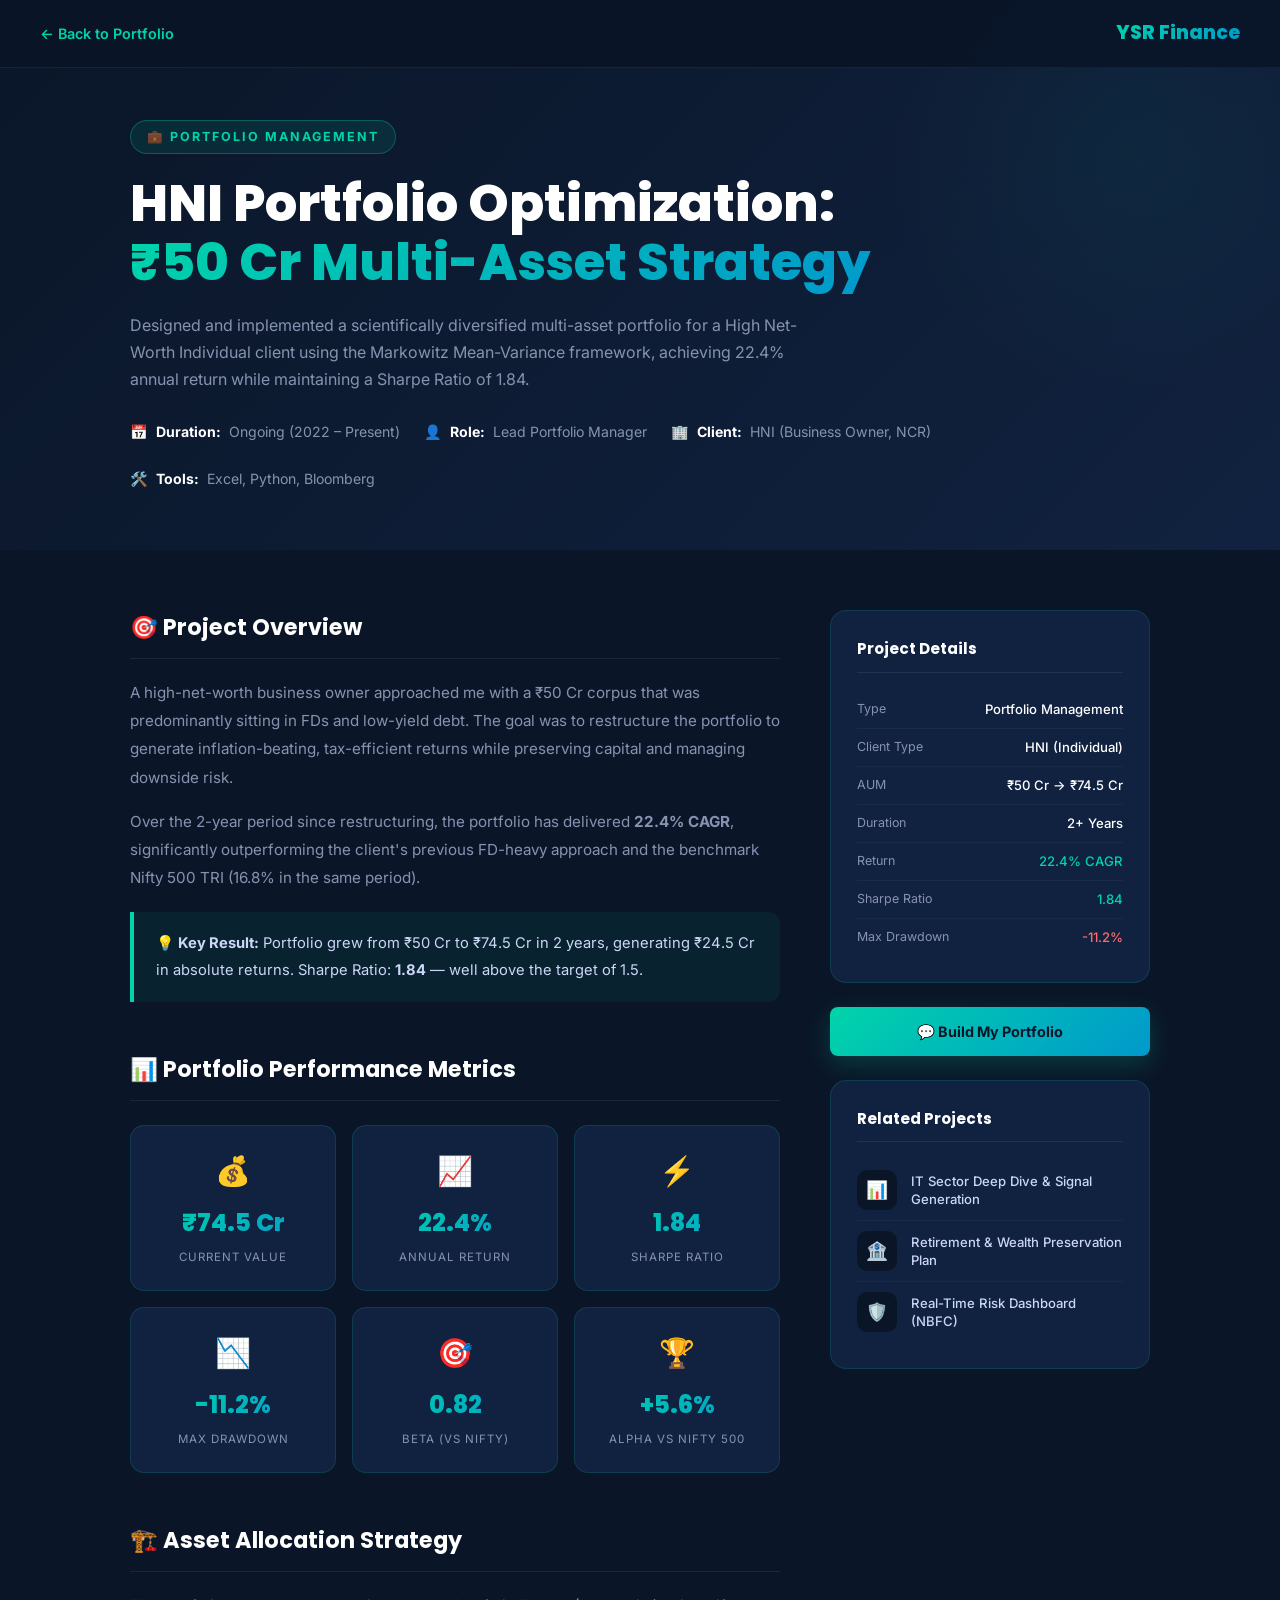
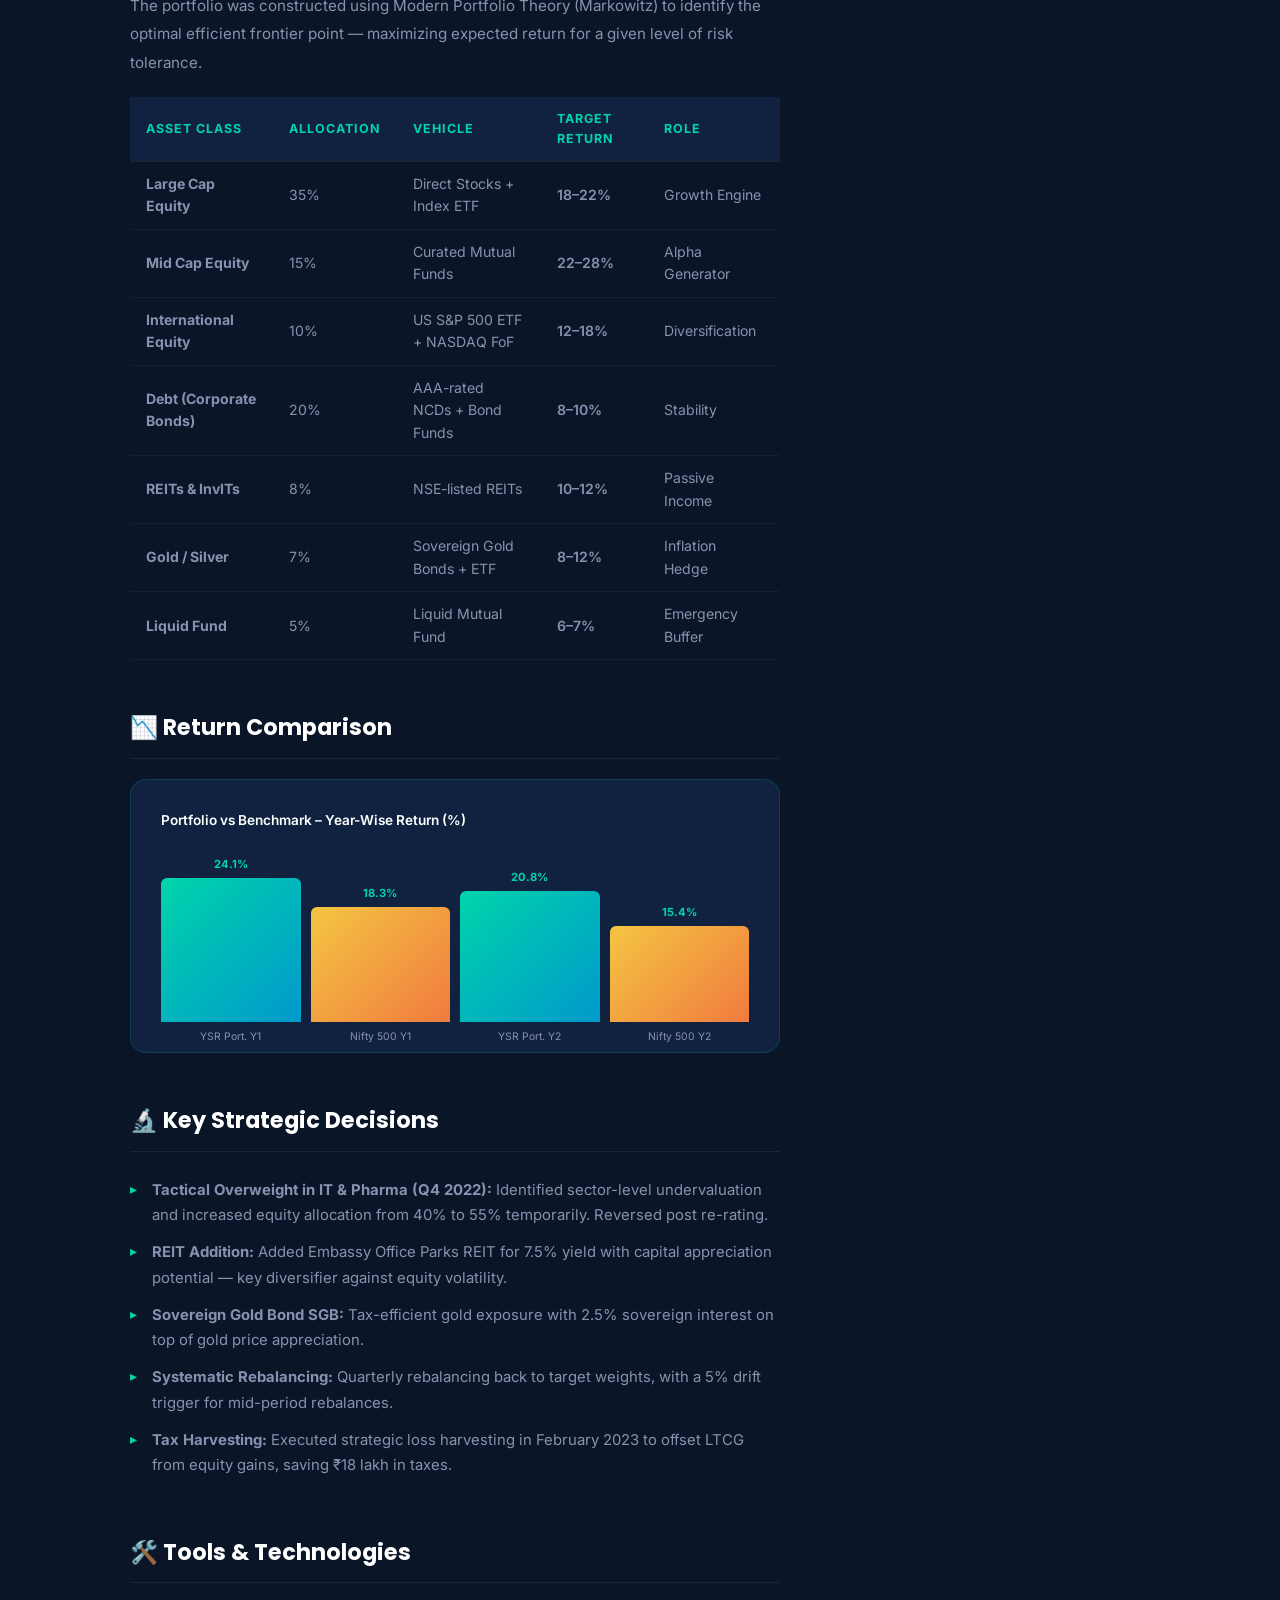
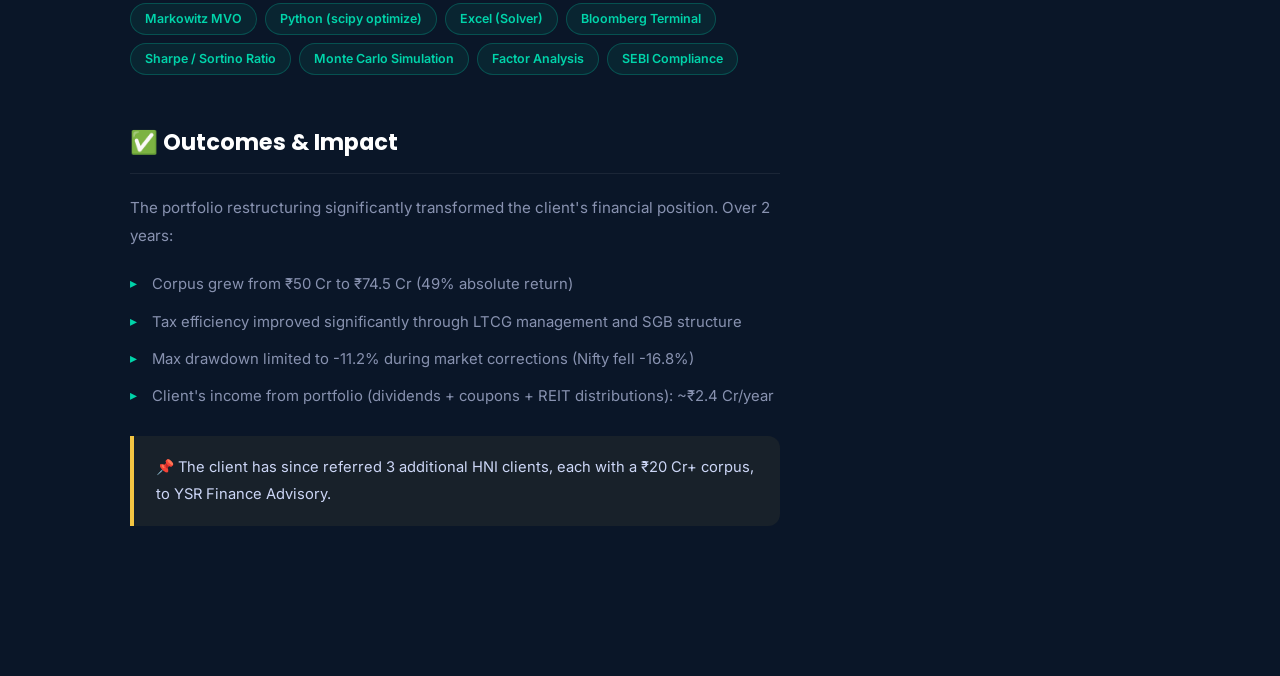
<file: projects/portfolio-optimization.html>
<!DOCTYPE html>
<html lang="en">
<head>
  <meta charset="UTF-8" />
  <meta name="viewport" content="width=device-width, initial-scale=1.0" />
  <title>HNI Portfolio Optimization | Yash Singh Rawat</title>
  <link rel="preconnect" href="https://fonts.googleapis.com" />
  <link href="https://fonts.googleapis.com/css2?family=Inter:wght@300;400;500;600;700&family=Poppins:wght@600;700;800;900&display=swap" rel="stylesheet" />
  <link rel="stylesheet" href="../css/project.css" />
</head>
<body>

  <nav class="project-nav">
    <a href="../index.html#projects" class="back-btn">← Back to Portfolio</a>
    <span class="project-nav-logo">YSR Finance</span>
  </nav>

  <div class="project-hero">
    <div class="hero-inner">
      <div class="proj-category-badge">💼 Portfolio Management</div>
      <h1>HNI Portfolio Optimization:<br/><span>₹50 Cr Multi-Asset Strategy</span></h1>
      <p style="color:var(--text-light);max-width:680px;margin-top:14px;font-size:1rem;line-height:1.7;">
        Designed and implemented a scientifically diversified multi-asset portfolio for a High Net-Worth Individual client using the Markowitz Mean-Variance framework, achieving 22.4% annual return while maintaining a Sharpe Ratio of 1.84.
      </p>
      <div class="project-hero-meta">
        <div class="meta-item">📅 <strong>Duration:</strong> Ongoing (2022 – Present)</div>
        <div class="meta-item">👤 <strong>Role:</strong> Lead Portfolio Manager</div>
        <div class="meta-item">🏢 <strong>Client:</strong> HNI (Business Owner, NCR)</div>
        <div class="meta-item">🛠️ <strong>Tools:</strong> Excel, Python, Bloomberg</div>
      </div>
    </div>
  </div>

  <div class="project-body">
    <div class="proj-content">

      <section>
        <h2>🎯 Project Overview</h2>
        <p>
          A high-net-worth business owner approached me with a ₹50 Cr corpus that was predominantly sitting in FDs and low-yield debt. The goal was to restructure the portfolio to generate inflation-beating, tax-efficient returns while preserving capital and managing downside risk.
        </p>
        <p>
          Over the 2-year period since restructuring, the portfolio has delivered <strong>22.4% CAGR</strong>, significantly outperforming the client's previous FD-heavy approach and the benchmark Nifty 500 TRI (16.8% in the same period).
        </p>
        <div class="callout">
          <p>💡 <strong>Key Result:</strong> Portfolio grew from ₹50 Cr to ₹74.5 Cr in 2 years, generating ₹24.5 Cr in absolute returns. Sharpe Ratio: <strong>1.84</strong> — well above the target of 1.5.</p>
        </div>
      </section>

      <section>
        <h2>📊 Portfolio Performance Metrics</h2>
        <div class="metric-grid">
          <div class="metric-card">
            <div class="m-icon">💰</div>
            <span class="m-value">₹74.5 Cr</span>
            <span class="m-label">Current Value</span>
          </div>
          <div class="metric-card">
            <div class="m-icon">📈</div>
            <span class="m-value">22.4%</span>
            <span class="m-label">Annual Return</span>
          </div>
          <div class="metric-card">
            <div class="m-icon">⚡</div>
            <span class="m-value">1.84</span>
            <span class="m-label">Sharpe Ratio</span>
          </div>
          <div class="metric-card">
            <div class="m-icon">📉</div>
            <span class="m-value">-11.2%</span>
            <span class="m-label">Max Drawdown</span>
          </div>
          <div class="metric-card">
            <div class="m-icon">🎯</div>
            <span class="m-value">0.82</span>
            <span class="m-label">Beta (vs Nifty)</span>
          </div>
          <div class="metric-card">
            <div class="m-icon">🏆</div>
            <span class="m-value">+5.6%</span>
            <span class="m-label">Alpha vs Nifty 500</span>
          </div>
        </div>
      </section>

      <section>
        <h2>🏗️ Asset Allocation Strategy</h2>
        <p>The portfolio was constructed using Modern Portfolio Theory (Markowitz) to identify the optimal efficient frontier point — maximizing expected return for a given level of risk tolerance.</p>
        <table class="proj-table">
          <thead>
            <tr>
              <th>Asset Class</th>
              <th>Allocation</th>
              <th>Vehicle</th>
              <th>Target Return</th>
              <th>Role</th>
            </tr>
          </thead>
          <tbody>
            <tr>
              <td><strong>Large Cap Equity</strong></td>
              <td>35%</td>
              <td>Direct Stocks + Index ETF</td>
              <td class="td-pos">18–22%</td>
              <td>Growth Engine</td>
            </tr>
            <tr>
              <td><strong>Mid Cap Equity</strong></td>
              <td>15%</td>
              <td>Curated Mutual Funds</td>
              <td class="td-pos">22–28%</td>
              <td>Alpha Generator</td>
            </tr>
            <tr>
              <td><strong>International Equity</strong></td>
              <td>10%</td>
              <td>US S&P 500 ETF + NASDAQ FoF</td>
              <td class="td-pos">12–18%</td>
              <td>Diversification</td>
            </tr>
            <tr>
              <td><strong>Debt (Corporate Bonds)</strong></td>
              <td>20%</td>
              <td>AAA-rated NCDs + Bond Funds</td>
              <td class="td-neutral">8–10%</td>
              <td>Stability</td>
            </tr>
            <tr>
              <td><strong>REITs & InvITs</strong></td>
              <td>8%</td>
              <td>NSE-listed REITs</td>
              <td class="td-neutral">10–12%</td>
              <td>Passive Income</td>
            </tr>
            <tr>
              <td><strong>Gold / Silver</strong></td>
              <td>7%</td>
              <td>Sovereign Gold Bonds + ETF</td>
              <td class="td-neutral">8–12%</td>
              <td>Inflation Hedge</td>
            </tr>
            <tr>
              <td><strong>Liquid Fund</strong></td>
              <td>5%</td>
              <td>Liquid Mutual Fund</td>
              <td class="td-neutral">6–7%</td>
              <td>Emergency Buffer</td>
            </tr>
          </tbody>
        </table>
      </section>

      <section>
        <h2>📉 Return Comparison</h2>
        <div class="chart-placeholder">
          <div class="chart-title">Portfolio vs Benchmark – Year-Wise Return (%)</div>
          <div class="chart-bar-group">
            <div class="chart-bar" style="height:90%;">
              <span class="bar-value">24.1%</span>
              <span class="bar-label">YSR Port. Y1</span>
            </div>
            <div class="chart-bar bar-alt" style="height:72%;">
              <span class="bar-value">18.3%</span>
              <span class="bar-label">Nifty 500 Y1</span>
            </div>
            <div class="chart-bar" style="height:82%;">
              <span class="bar-value">20.8%</span>
              <span class="bar-label">YSR Port. Y2</span>
            </div>
            <div class="chart-bar bar-alt" style="height:60%;">
              <span class="bar-value">15.4%</span>
              <span class="bar-label">Nifty 500 Y2</span>
            </div>
          </div>
        </div>
      </section>

      <section>
        <h2>🔬 Key Strategic Decisions</h2>
        <ul>
          <li><strong>Tactical Overweight in IT & Pharma (Q4 2022):</strong> Identified sector-level undervaluation and increased equity allocation from 40% to 55% temporarily. Reversed post re-rating.</li>
          <li><strong>REIT Addition:</strong> Added Embassy Office Parks REIT for 7.5% yield with capital appreciation potential — key diversifier against equity volatility.</li>
          <li><strong>Sovereign Gold Bond SGB:</strong> Tax-efficient gold exposure with 2.5% sovereign interest on top of gold price appreciation.</li>
          <li><strong>Systematic Rebalancing:</strong> Quarterly rebalancing back to target weights, with a 5% drift trigger for mid-period rebalances.</li>
          <li><strong>Tax Harvesting:</strong> Executed strategic loss harvesting in February 2023 to offset LTCG from equity gains, saving ₹18 lakh in taxes.</li>
        </ul>
      </section>

      <section>
        <h2>🛠️ Tools & Technologies</h2>
        <div class="tech-tags">
          <span class="tech-tag">Markowitz MVO</span>
          <span class="tech-tag">Python (scipy optimize)</span>
          <span class="tech-tag">Excel (Solver)</span>
          <span class="tech-tag">Bloomberg Terminal</span>
          <span class="tech-tag">Sharpe / Sortino Ratio</span>
          <span class="tech-tag">Monte Carlo Simulation</span>
          <span class="tech-tag">Factor Analysis</span>
          <span class="tech-tag">SEBI Compliance</span>
        </div>
      </section>

      <section>
        <h2>✅ Outcomes & Impact</h2>
        <p>The portfolio restructuring significantly transformed the client's financial position. Over 2 years:</p>
        <ul>
          <li>Corpus grew from ₹50 Cr to ₹74.5 Cr (49% absolute return)</li>
          <li>Tax efficiency improved significantly through LTCG management and SGB structure</li>
          <li>Max drawdown limited to -11.2% during market corrections (Nifty fell -16.8%)</li>
          <li>Client's income from portfolio (dividends + coupons + REIT distributions): ~₹2.4 Cr/year</li>
        </ul>
        <div class="callout gold">
          <p>📌 The client has since referred 3 additional HNI clients, each with a ₹20 Cr+ corpus, to YSR Finance Advisory.</p>
        </div>
      </section>

    </div>

    <aside class="proj-sidebar">
      <div class="sidebar-card">
        <h4>Project Details</h4>
        <div class="sidebar-item">
          <span class="si-label">Type</span>
          <span class="si-value">Portfolio Management</span>
        </div>
        <div class="sidebar-item">
          <span class="si-label">Client Type</span>
          <span class="si-value">HNI (Individual)</span>
        </div>
        <div class="sidebar-item">
          <span class="si-label">AUM</span>
          <span class="si-value">₹50 Cr → ₹74.5 Cr</span>
        </div>
        <div class="sidebar-item">
          <span class="si-label">Duration</span>
          <span class="si-value">2+ Years</span>
        </div>
        <div class="sidebar-item">
          <span class="si-label">Return</span>
          <span class="si-value" style="color:var(--accent)">22.4% CAGR</span>
        </div>
        <div class="sidebar-item">
          <span class="si-label">Sharpe Ratio</span>
          <span class="si-value" style="color:var(--accent)">1.84</span>
        </div>
        <div class="sidebar-item">
          <span class="si-label">Max Drawdown</span>
          <span class="si-value" style="color:#ff6b6b">-11.2%</span>
        </div>
      </div>

      <a href="../index.html#contact" class="sidebar-cta">💬 Build My Portfolio</a>

      <div class="sidebar-card">
        <h4>Related Projects</h4>
        <a href="equity-deep-dive.html" class="related-project">
          <div class="rp-icon">📊</div>
          <span class="rp-title">IT Sector Deep Dive & Signal Generation</span>
        </a>
        <a href="retirement-planner.html" class="related-project">
          <div class="rp-icon">🏦</div>
          <span class="rp-title">Retirement & Wealth Preservation Plan</span>
        </a>
        <a href="risk-dashboard.html" class="related-project">
          <div class="rp-icon">🛡️</div>
          <span class="rp-title">Real-Time Risk Dashboard (NBFC)</span>
        </a>
      </div>
    </aside>
  </div>

</body>
</html>
</file>
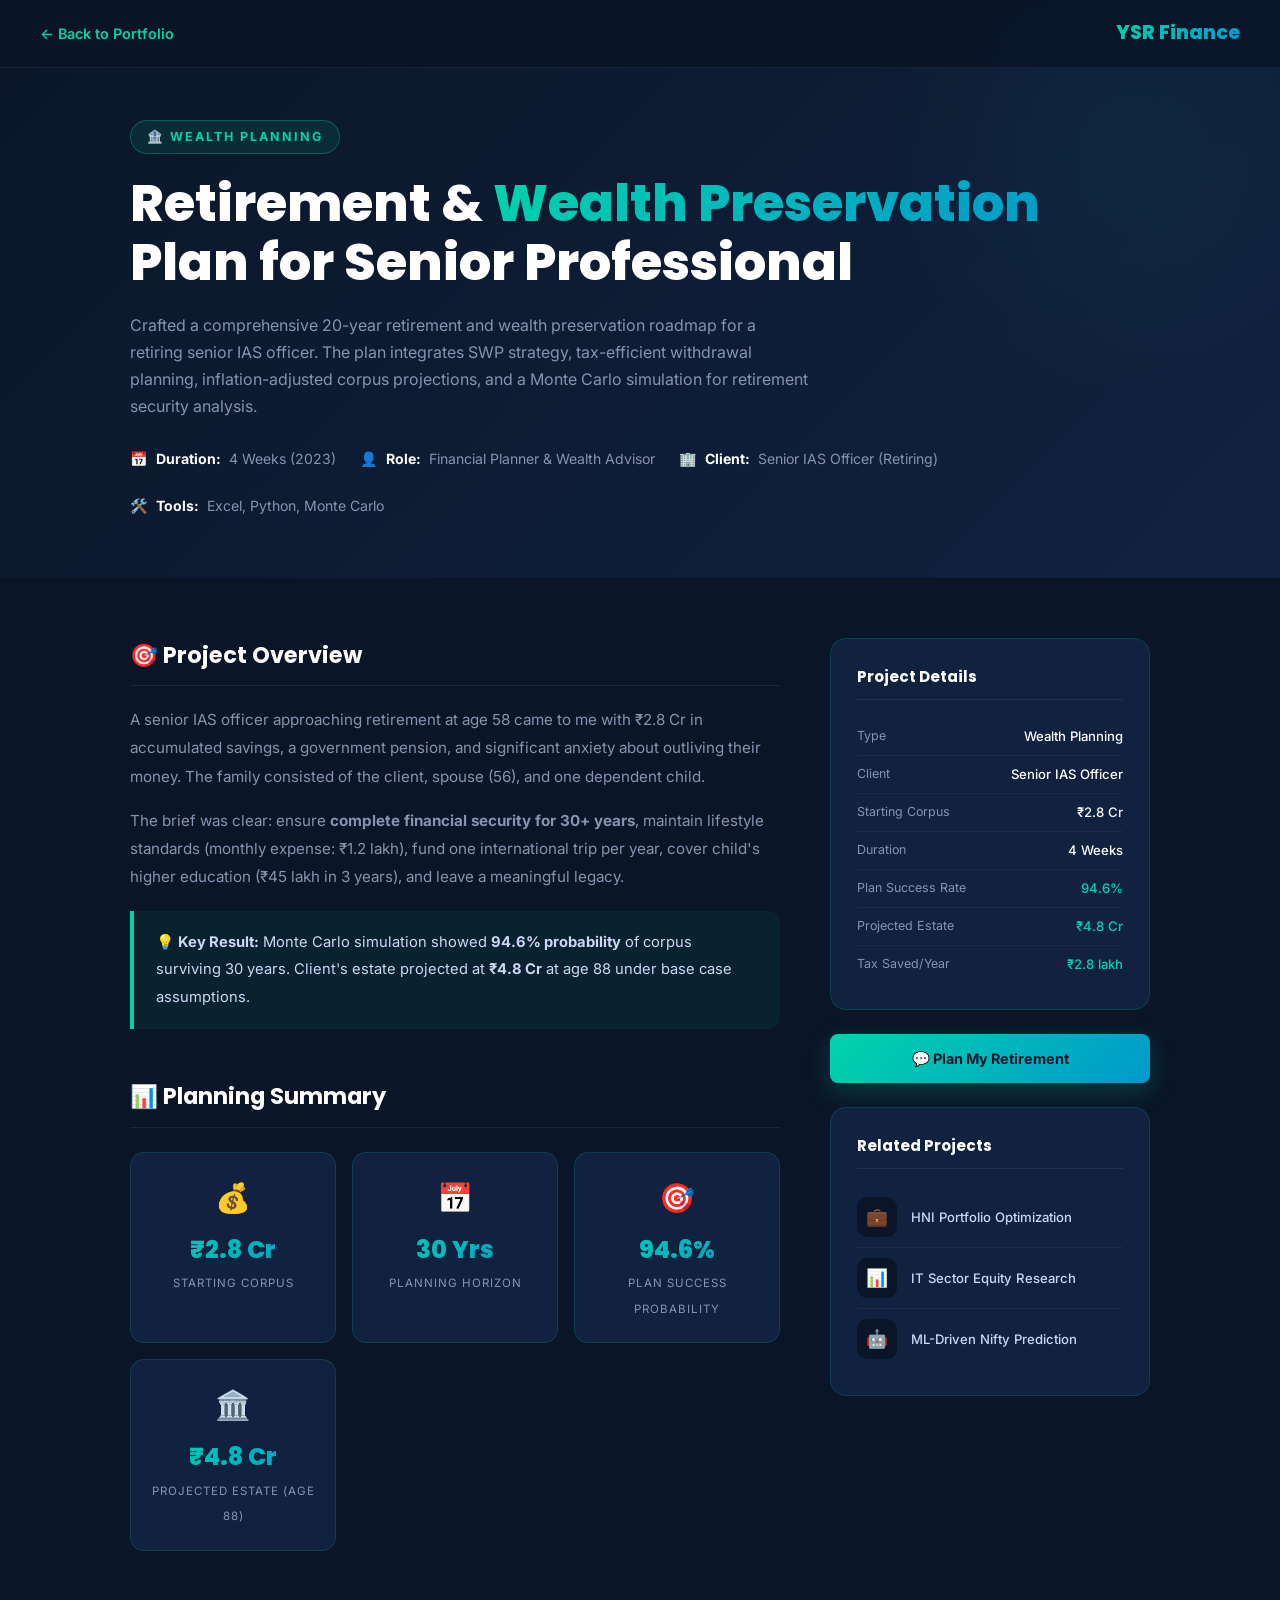
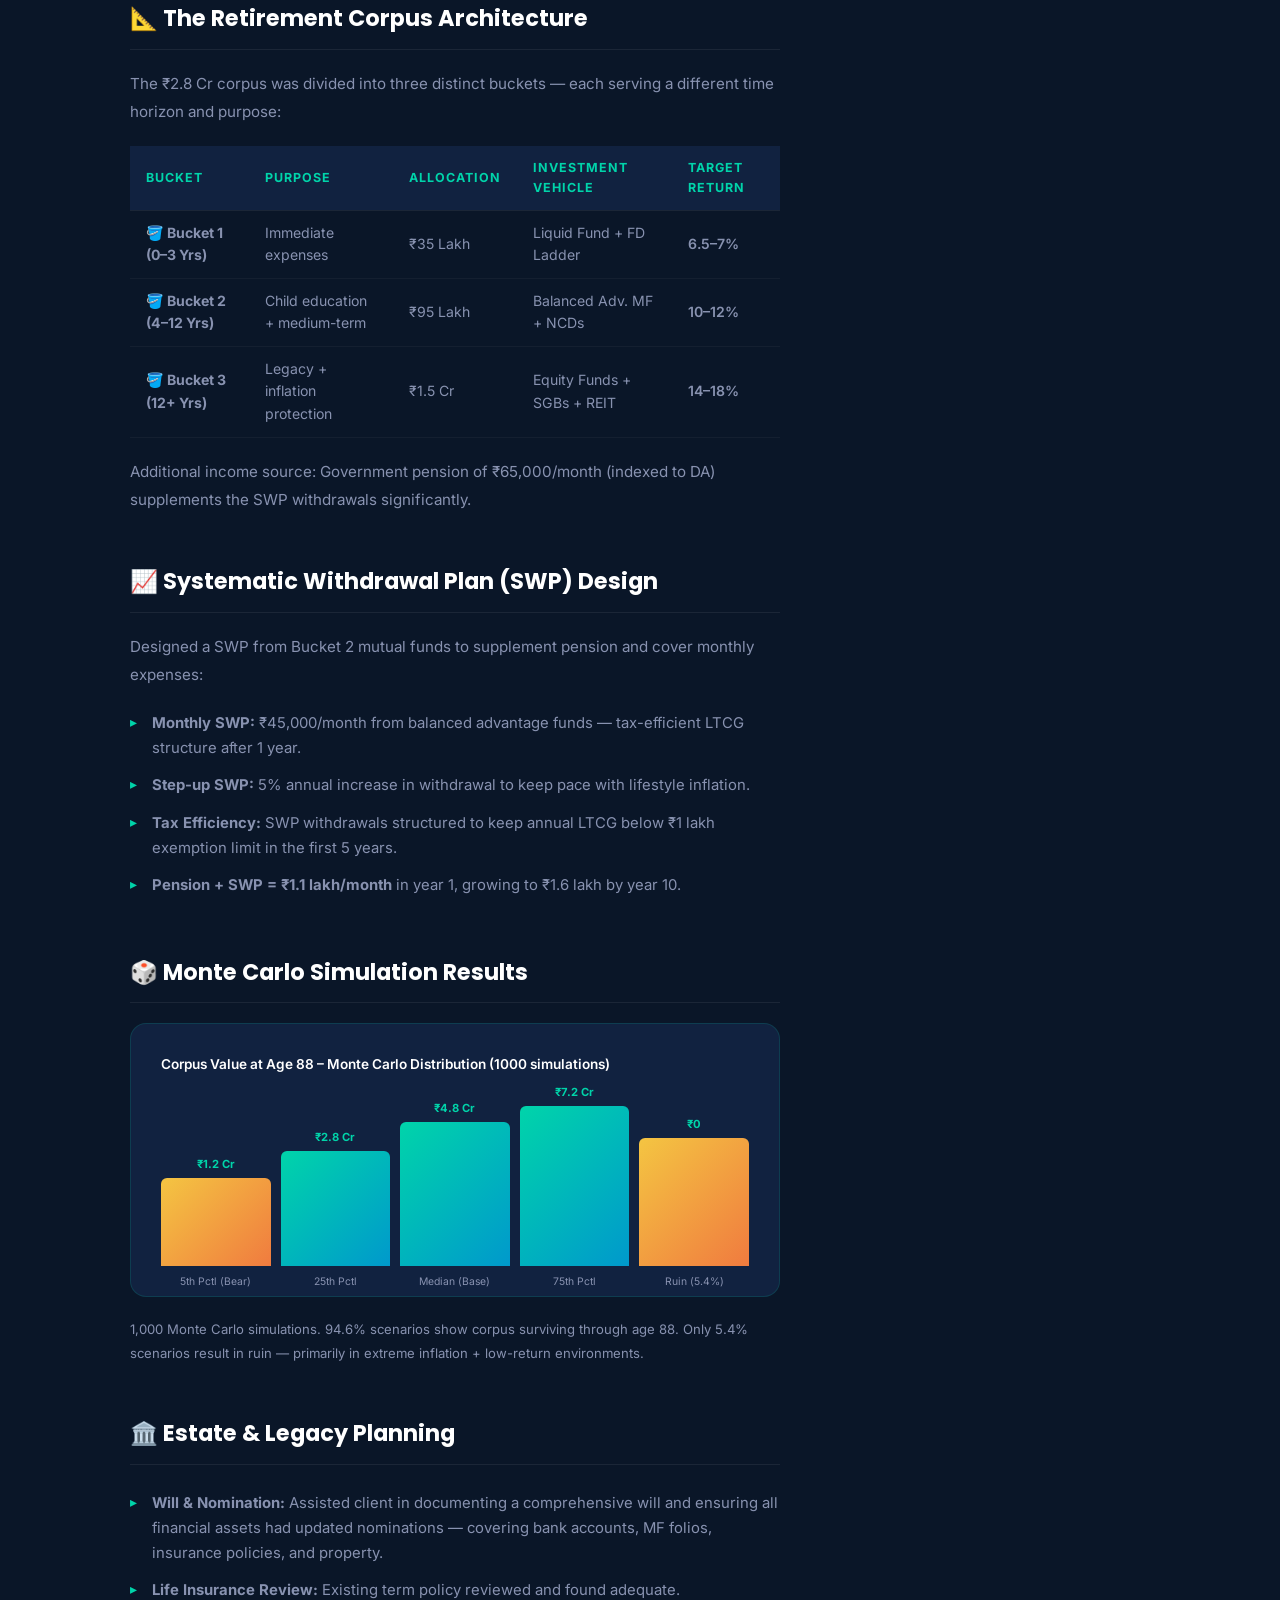
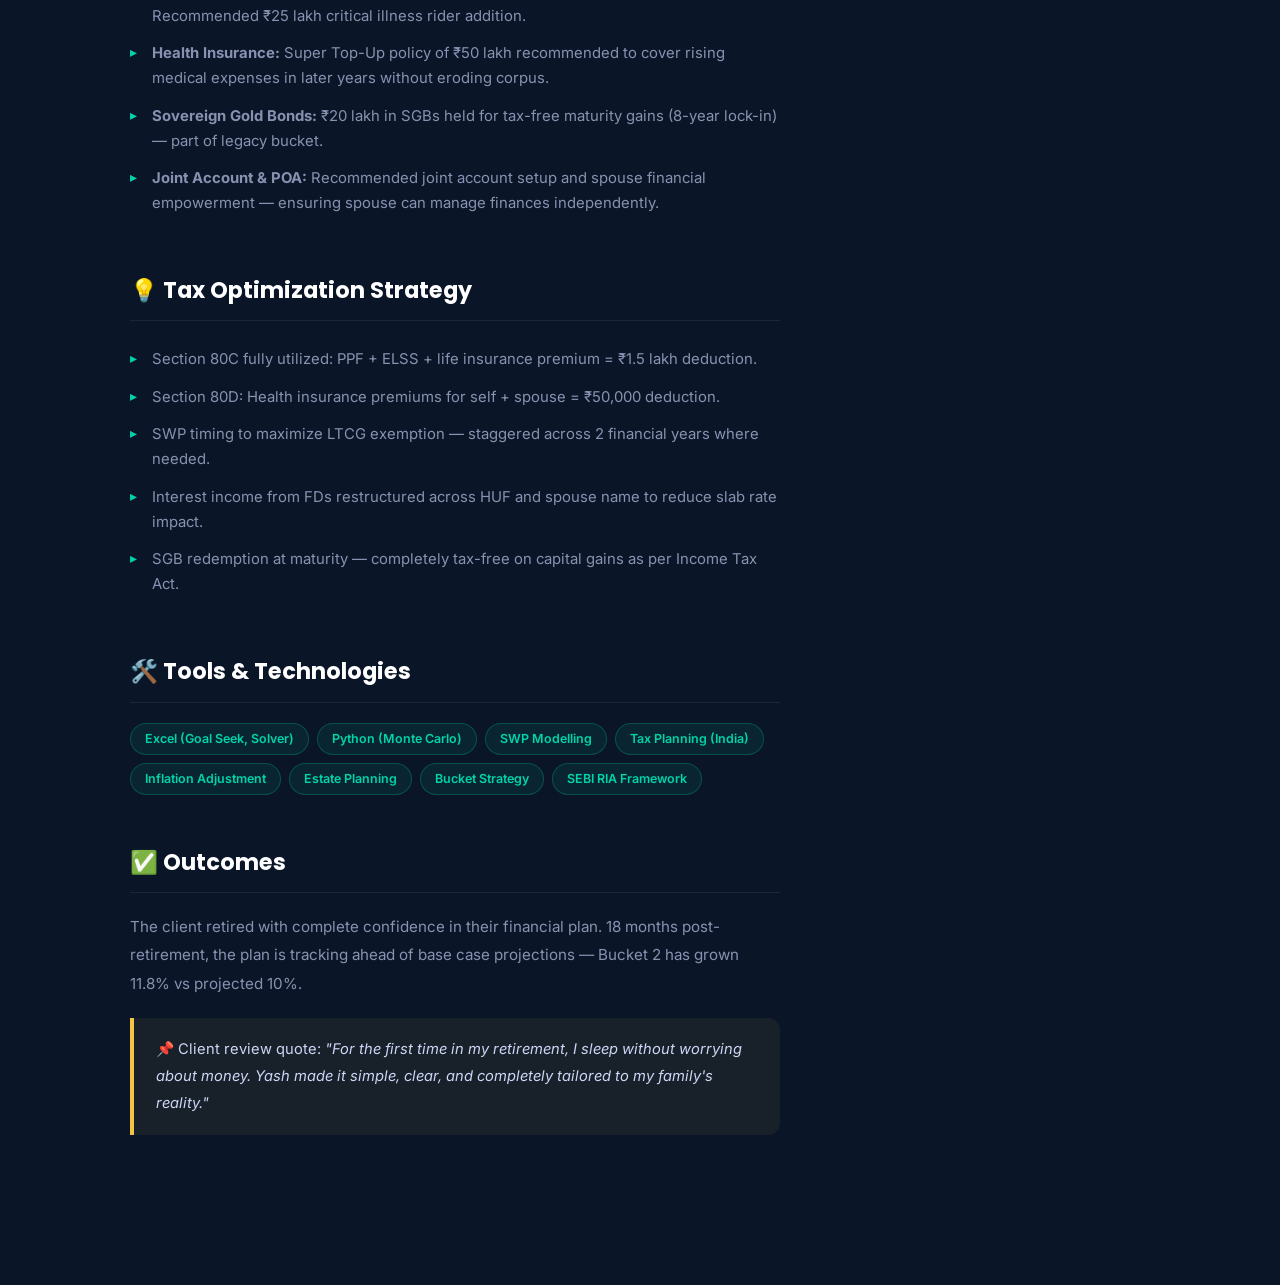
<file: projects/retirement-planner.html>
<!DOCTYPE html>
<html lang="en">
<head>
  <meta charset="UTF-8" />
  <meta name="viewport" content="width=device-width, initial-scale=1.0" />
  <title>Retirement & Wealth Preservation Plan | Yash Singh Rawat</title>
  <link rel="preconnect" href="https://fonts.googleapis.com" />
  <link href="https://fonts.googleapis.com/css2?family=Inter:wght@300;400;500;600;700&family=Poppins:wght@600;700;800;900&display=swap" rel="stylesheet" />
  <link rel="stylesheet" href="../css/project.css" />
</head>
<body>

  <nav class="project-nav">
    <a href="../index.html#projects" class="back-btn">← Back to Portfolio</a>
    <span class="project-nav-logo">YSR Finance</span>
  </nav>

  <div class="project-hero">
    <div class="hero-inner">
      <div class="proj-category-badge">🏦 Wealth Planning</div>
      <h1>Retirement & <span>Wealth Preservation</span><br/>Plan for Senior Professional</h1>
      <p style="color:var(--text-light);max-width:680px;margin-top:14px;font-size:1rem;line-height:1.7;">
        Crafted a comprehensive 20-year retirement and wealth preservation roadmap for a retiring senior IAS officer. The plan integrates SWP strategy, tax-efficient withdrawal planning, inflation-adjusted corpus projections, and a Monte Carlo simulation for retirement security analysis.
      </p>
      <div class="project-hero-meta">
        <div class="meta-item">📅 <strong>Duration:</strong> 4 Weeks (2023)</div>
        <div class="meta-item">👤 <strong>Role:</strong> Financial Planner & Wealth Advisor</div>
        <div class="meta-item">🏢 <strong>Client:</strong> Senior IAS Officer (Retiring)</div>
        <div class="meta-item">🛠️ <strong>Tools:</strong> Excel, Python, Monte Carlo</div>
      </div>
    </div>
  </div>

  <div class="project-body">
    <div class="proj-content">

      <section>
        <h2>🎯 Project Overview</h2>
        <p>
          A senior IAS officer approaching retirement at age 58 came to me with ₹2.8 Cr in accumulated savings, a government pension, and significant anxiety about outliving their money. The family consisted of the client, spouse (56), and one dependent child.
        </p>
        <p>
          The brief was clear: ensure <strong>complete financial security for 30+ years</strong>, maintain lifestyle standards (monthly expense: ₹1.2 lakh), fund one international trip per year, cover child's higher education (₹45 lakh in 3 years), and leave a meaningful legacy.
        </p>
        <div class="callout">
          <p>💡 <strong>Key Result:</strong> Monte Carlo simulation showed <strong>94.6% probability</strong> of corpus surviving 30 years. Client's estate projected at <strong>₹4.8 Cr</strong> at age 88 under base case assumptions.</p>
        </div>
      </section>

      <section>
        <h2>📊 Planning Summary</h2>
        <div class="metric-grid">
          <div class="metric-card">
            <div class="m-icon">💰</div>
            <span class="m-value">₹2.8 Cr</span>
            <span class="m-label">Starting Corpus</span>
          </div>
          <div class="metric-card">
            <div class="m-icon">📅</div>
            <span class="m-value">30 Yrs</span>
            <span class="m-label">Planning Horizon</span>
          </div>
          <div class="metric-card">
            <div class="m-icon">🎯</div>
            <span class="m-value">94.6%</span>
            <span class="m-label">Plan Success Probability</span>
          </div>
          <div class="metric-card">
            <div class="m-icon">🏛️</div>
            <span class="m-value">₹4.8 Cr</span>
            <span class="m-label">Projected Estate (Age 88)</span>
          </div>
        </div>
      </section>

      <section>
        <h2>📐 The Retirement Corpus Architecture</h2>
        <p>The ₹2.8 Cr corpus was divided into three distinct buckets — each serving a different time horizon and purpose:</p>
        <table class="proj-table">
          <thead>
            <tr>
              <th>Bucket</th>
              <th>Purpose</th>
              <th>Allocation</th>
              <th>Investment Vehicle</th>
              <th>Target Return</th>
            </tr>
          </thead>
          <tbody>
            <tr>
              <td><strong>🪣 Bucket 1 (0–3 Yrs)</strong></td>
              <td>Immediate expenses</td>
              <td>₹35 Lakh</td>
              <td>Liquid Fund + FD Ladder</td>
              <td class="td-neutral">6.5–7%</td>
            </tr>
            <tr>
              <td><strong>🪣 Bucket 2 (4–12 Yrs)</strong></td>
              <td>Child education + medium-term</td>
              <td>₹95 Lakh</td>
              <td>Balanced Adv. MF + NCDs</td>
              <td class="td-neutral">10–12%</td>
            </tr>
            <tr>
              <td><strong>🪣 Bucket 3 (12+ Yrs)</strong></td>
              <td>Legacy + inflation protection</td>
              <td>₹1.5 Cr</td>
              <td>Equity Funds + SGBs + REIT</td>
              <td class="td-pos">14–18%</td>
            </tr>
          </tbody>
        </table>
        <p>Additional income source: Government pension of ₹65,000/month (indexed to DA) supplements the SWP withdrawals significantly.</p>
      </section>

      <section>
        <h2>📈 Systematic Withdrawal Plan (SWP) Design</h2>
        <p>Designed a SWP from Bucket 2 mutual funds to supplement pension and cover monthly expenses:</p>
        <ul>
          <li><strong>Monthly SWP:</strong> ₹45,000/month from balanced advantage funds — tax-efficient LTCG structure after 1 year.</li>
          <li><strong>Step-up SWP:</strong> 5% annual increase in withdrawal to keep pace with lifestyle inflation.</li>
          <li><strong>Tax Efficiency:</strong> SWP withdrawals structured to keep annual LTCG below ₹1 lakh exemption limit in the first 5 years.</li>
          <li><strong>Pension + SWP = ₹1.1 lakh/month</strong> in year 1, growing to ₹1.6 lakh by year 10.</li>
        </ul>
      </section>

      <section>
        <h2>🎲 Monte Carlo Simulation Results</h2>
        <div class="chart-placeholder">
          <div class="chart-title">Corpus Value at Age 88 – Monte Carlo Distribution (1000 simulations)</div>
          <div class="chart-bar-group">
            <div class="chart-bar bar-alt" style="height:55%;">
              <span class="bar-value">₹1.2 Cr</span>
              <span class="bar-label">5th Pctl (Bear)</span>
            </div>
            <div class="chart-bar" style="height:72%;">
              <span class="bar-value">₹2.8 Cr</span>
              <span class="bar-label">25th Pctl</span>
            </div>
            <div class="chart-bar" style="height:90%;">
              <span class="bar-value">₹4.8 Cr</span>
              <span class="bar-label">Median (Base)</span>
            </div>
            <div class="chart-bar" style="height:100%;">
              <span class="bar-value">₹7.2 Cr</span>
              <span class="bar-label">75th Pctl</span>
            </div>
            <div class="chart-bar bar-alt" style="height:80%;">
              <span class="bar-value">₹0</span>
              <span class="bar-label">Ruin (5.4%)</span>
            </div>
          </div>
        </div>
        <p style="font-size:0.82rem;color:var(--text-light);margin-top:10px;">1,000 Monte Carlo simulations. 94.6% scenarios show corpus surviving through age 88. Only 5.4% scenarios result in ruin — primarily in extreme inflation + low-return environments.</p>
      </section>

      <section>
        <h2>🏛️ Estate & Legacy Planning</h2>
        <ul>
          <li><strong>Will & Nomination:</strong> Assisted client in documenting a comprehensive will and ensuring all financial assets had updated nominations — covering bank accounts, MF folios, insurance policies, and property.</li>
          <li><strong>Life Insurance Review:</strong> Existing term policy reviewed and found adequate. Recommended ₹25 lakh critical illness rider addition.</li>
          <li><strong>Health Insurance:</strong> Super Top-Up policy of ₹50 lakh recommended to cover rising medical expenses in later years without eroding corpus.</li>
          <li><strong>Sovereign Gold Bonds:</strong> ₹20 lakh in SGBs held for tax-free maturity gains (8-year lock-in) — part of legacy bucket.</li>
          <li><strong>Joint Account & POA:</strong> Recommended joint account setup and spouse financial empowerment — ensuring spouse can manage finances independently.</li>
        </ul>
      </section>

      <section>
        <h2>💡 Tax Optimization Strategy</h2>
        <ul>
          <li>Section 80C fully utilized: PPF + ELSS + life insurance premium = ₹1.5 lakh deduction.</li>
          <li>Section 80D: Health insurance premiums for self + spouse = ₹50,000 deduction.</li>
          <li>SWP timing to maximize LTCG exemption — staggered across 2 financial years where needed.</li>
          <li>Interest income from FDs restructured across HUF and spouse name to reduce slab rate impact.</li>
          <li>SGB redemption at maturity — completely tax-free on capital gains as per Income Tax Act.</li>
        </ul>
      </section>

      <section>
        <h2>🛠️ Tools & Technologies</h2>
        <div class="tech-tags">
          <span class="tech-tag">Excel (Goal Seek, Solver)</span>
          <span class="tech-tag">Python (Monte Carlo)</span>
          <span class="tech-tag">SWP Modelling</span>
          <span class="tech-tag">Tax Planning (India)</span>
          <span class="tech-tag">Inflation Adjustment</span>
          <span class="tech-tag">Estate Planning</span>
          <span class="tech-tag">Bucket Strategy</span>
          <span class="tech-tag">SEBI RIA Framework</span>
        </div>
      </section>

      <section>
        <h2>✅ Outcomes</h2>
        <p>
          The client retired with complete confidence in their financial plan. 18 months post-retirement, the plan is tracking ahead of base case projections — Bucket 2 has grown 11.8% vs projected 10%.
        </p>
        <div class="callout gold">
          <p>📌 Client review quote: <em>"For the first time in my retirement, I sleep without worrying about money. Yash made it simple, clear, and completely tailored to my family's reality."</em></p>
        </div>
      </section>

    </div>

    <aside class="proj-sidebar">
      <div class="sidebar-card">
        <h4>Project Details</h4>
        <div class="sidebar-item"><span class="si-label">Type</span><span class="si-value">Wealth Planning</span></div>
        <div class="sidebar-item"><span class="si-label">Client</span><span class="si-value">Senior IAS Officer</span></div>
        <div class="sidebar-item"><span class="si-label">Starting Corpus</span><span class="si-value">₹2.8 Cr</span></div>
        <div class="sidebar-item"><span class="si-label">Duration</span><span class="si-value">4 Weeks</span></div>
        <div class="sidebar-item"><span class="si-label">Plan Success Rate</span><span class="si-value" style="color:var(--accent)">94.6%</span></div>
        <div class="sidebar-item"><span class="si-label">Projected Estate</span><span class="si-value" style="color:var(--accent)">₹4.8 Cr</span></div>
        <div class="sidebar-item"><span class="si-label">Tax Saved/Year</span><span class="si-value" style="color:var(--accent)">₹2.8 lakh</span></div>
      </div>

      <a href="../index.html#contact" class="sidebar-cta">💬 Plan My Retirement</a>

      <div class="sidebar-card">
        <h4>Related Projects</h4>
        <a href="portfolio-optimization.html" class="related-project">
          <div class="rp-icon">💼</div>
          <span class="rp-title">HNI Portfolio Optimization</span>
        </a>
        <a href="equity-deep-dive.html" class="related-project">
          <div class="rp-icon">📊</div>
          <span class="rp-title">IT Sector Equity Research</span>
        </a>
        <a href="market-prediction.html" class="related-project">
          <div class="rp-icon">🤖</div>
          <span class="rp-title">ML-Driven Nifty Prediction</span>
        </a>
      </div>
    </aside>
  </div>

</body>
</html>
</file>
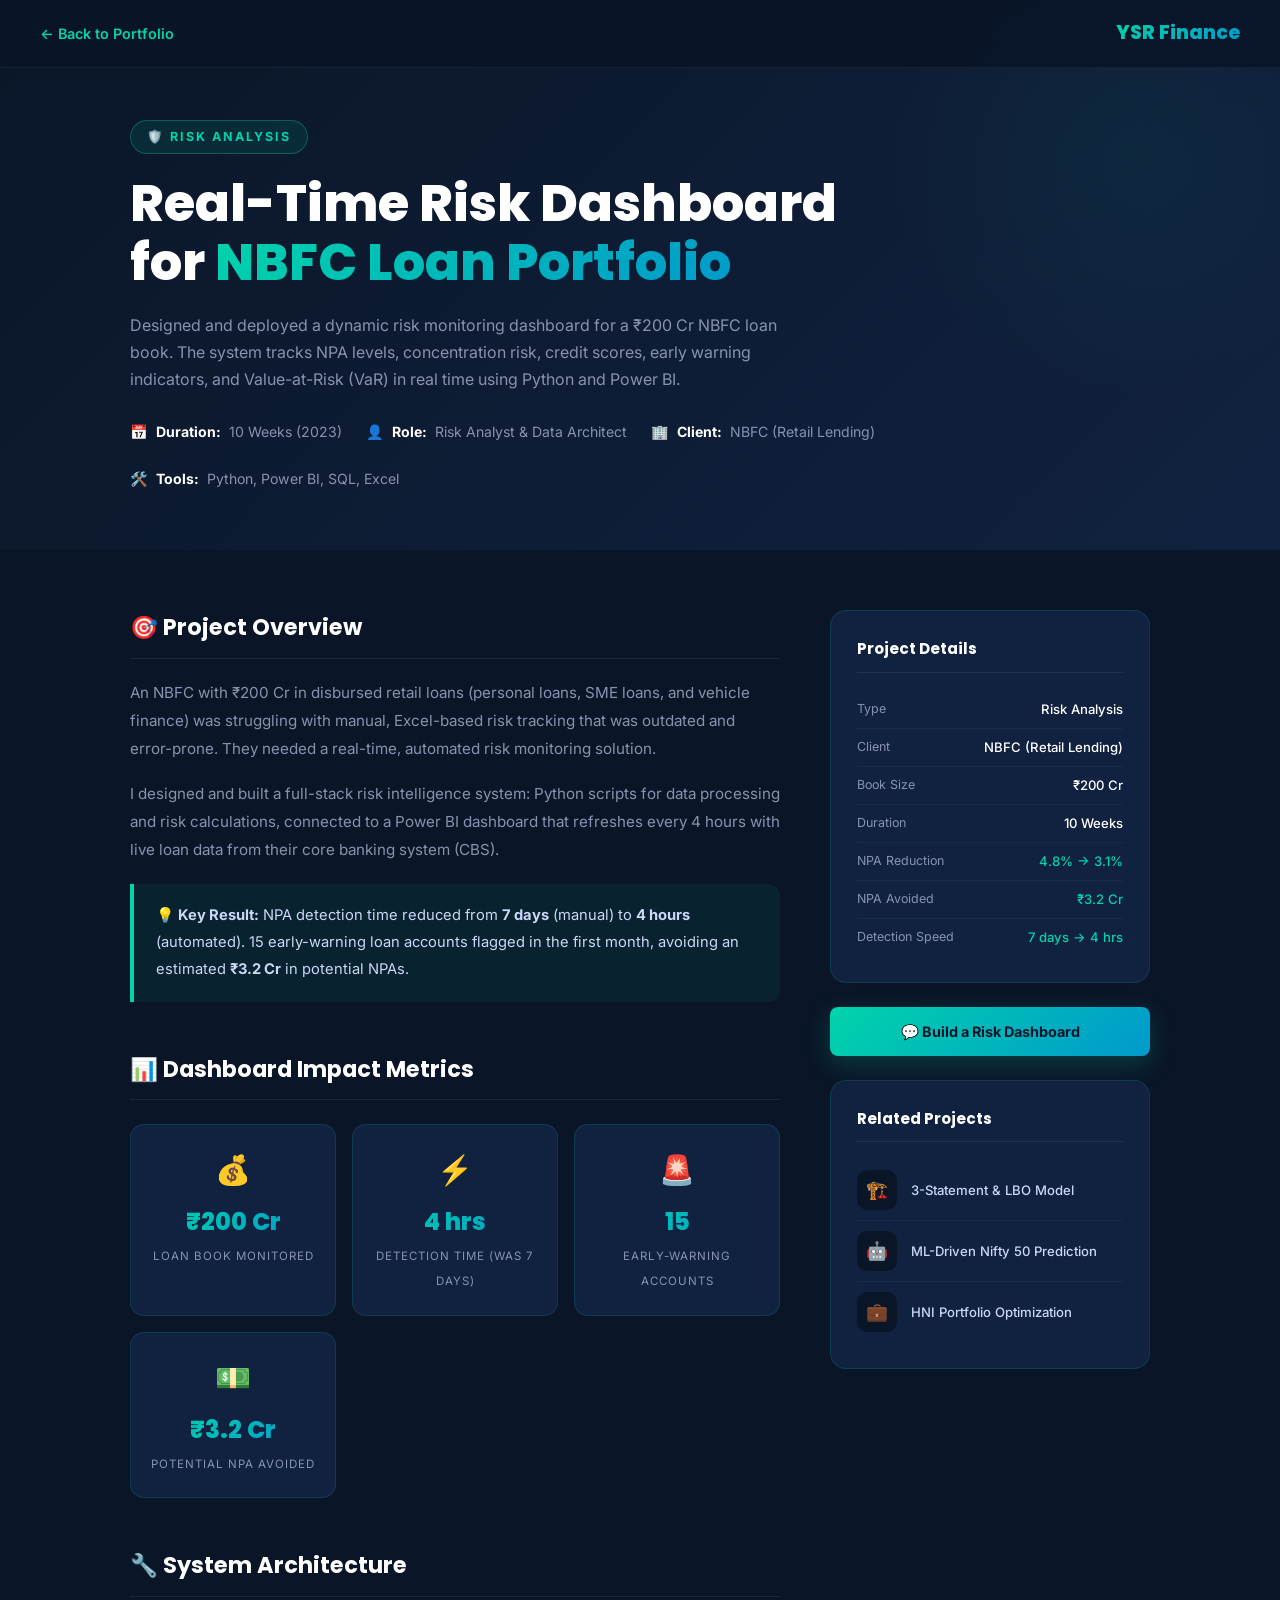
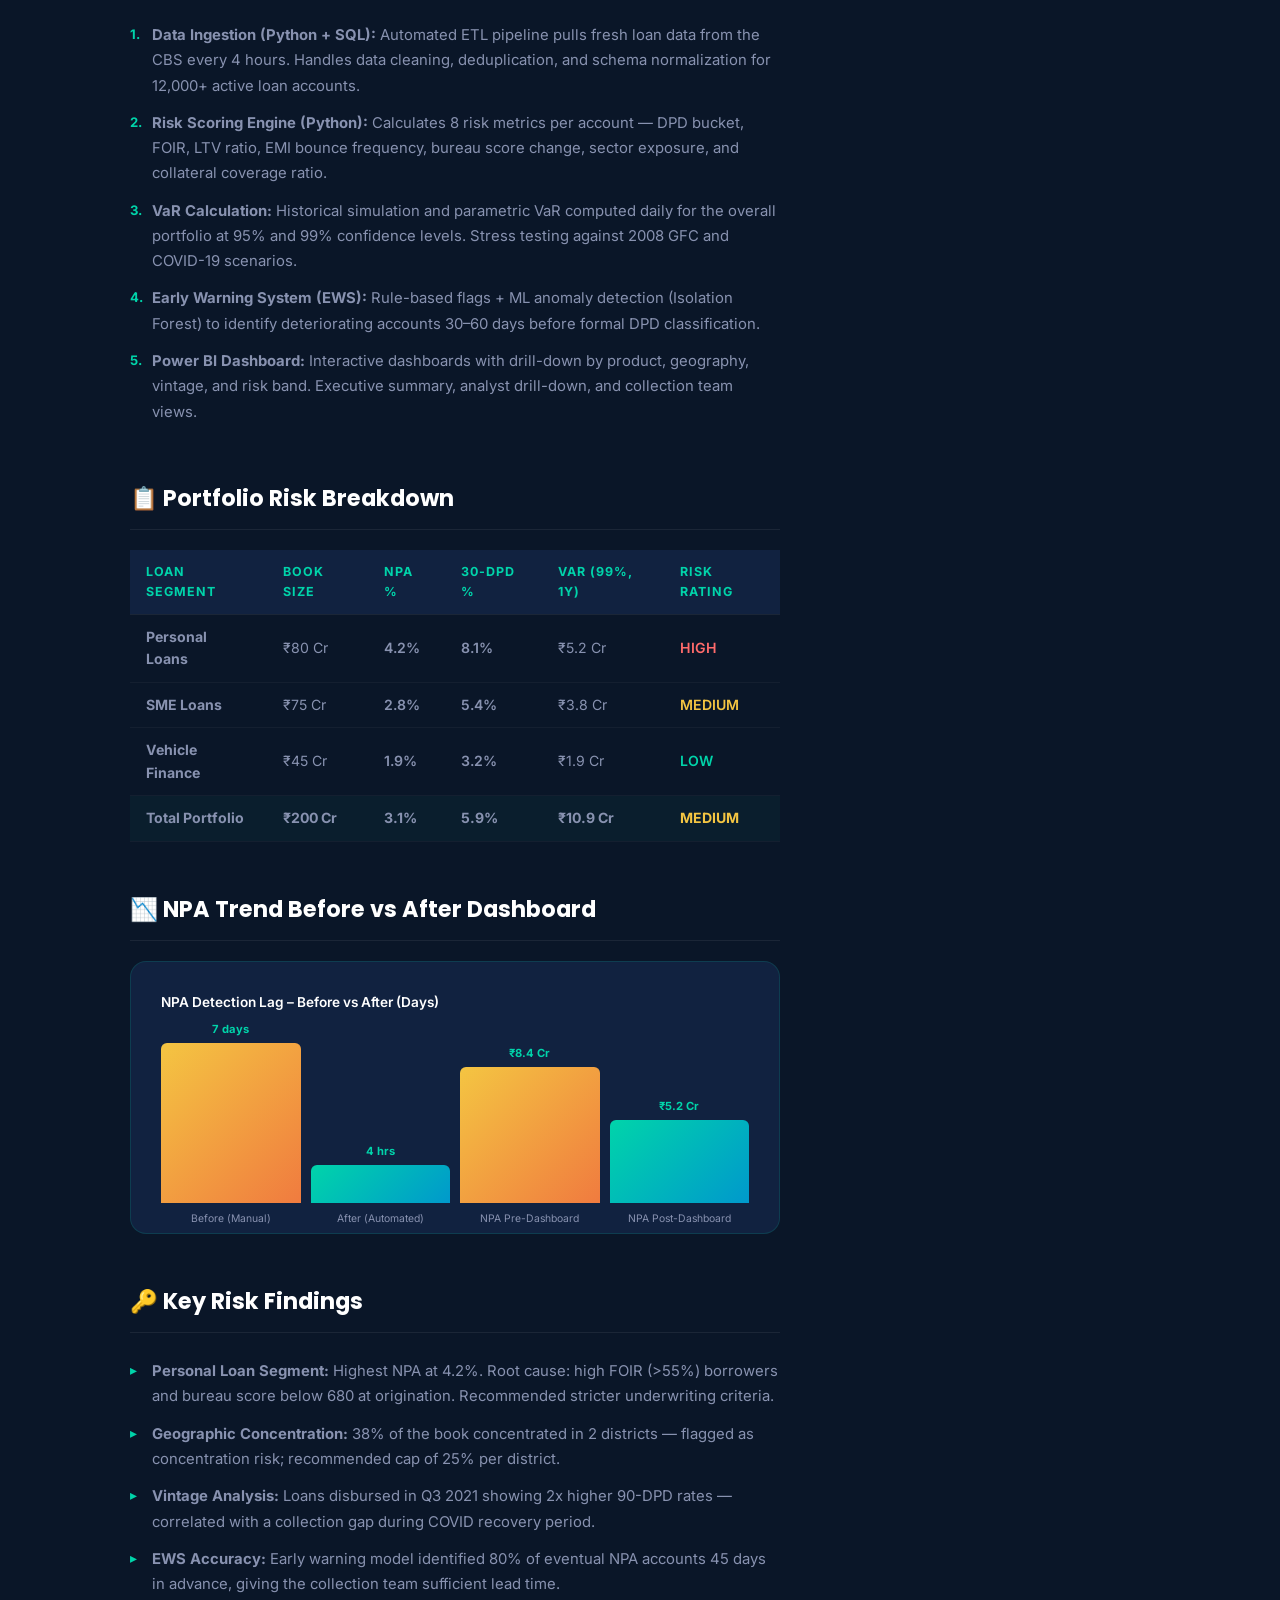
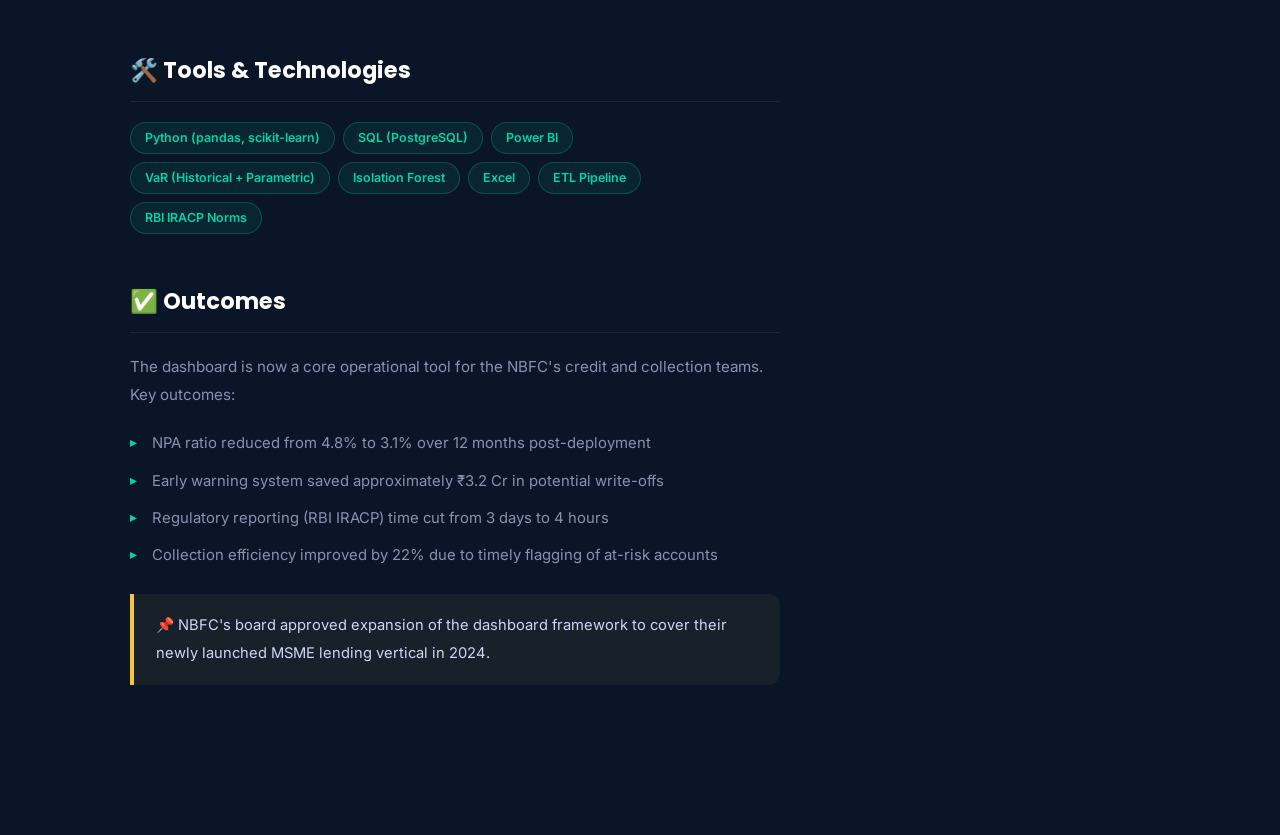
<file: projects/risk-dashboard.html>
<!DOCTYPE html>
<html lang="en">
<head>
  <meta charset="UTF-8" />
  <meta name="viewport" content="width=device-width, initial-scale=1.0" />
  <title>Real-Time Risk Dashboard | Yash Singh Rawat</title>
  <link rel="preconnect" href="https://fonts.googleapis.com" />
  <link href="https://fonts.googleapis.com/css2?family=Inter:wght@300;400;500;600;700&family=Poppins:wght@600;700;800;900&display=swap" rel="stylesheet" />
  <link rel="stylesheet" href="../css/project.css" />
</head>
<body>

  <nav class="project-nav">
    <a href="../index.html#projects" class="back-btn">← Back to Portfolio</a>
    <span class="project-nav-logo">YSR Finance</span>
  </nav>

  <div class="project-hero">
    <div class="hero-inner">
      <div class="proj-category-badge">🛡️ Risk Analysis</div>
      <h1>Real-Time Risk Dashboard<br/>for <span>NBFC Loan Portfolio</span></h1>
      <p style="color:var(--text-light);max-width:680px;margin-top:14px;font-size:1rem;line-height:1.7;">
        Designed and deployed a dynamic risk monitoring dashboard for a ₹200 Cr NBFC loan book. The system tracks NPA levels, concentration risk, credit scores, early warning indicators, and Value-at-Risk (VaR) in real time using Python and Power BI.
      </p>
      <div class="project-hero-meta">
        <div class="meta-item">📅 <strong>Duration:</strong> 10 Weeks (2023)</div>
        <div class="meta-item">👤 <strong>Role:</strong> Risk Analyst & Data Architect</div>
        <div class="meta-item">🏢 <strong>Client:</strong> NBFC (Retail Lending)</div>
        <div class="meta-item">🛠️ <strong>Tools:</strong> Python, Power BI, SQL, Excel</div>
      </div>
    </div>
  </div>

  <div class="project-body">
    <div class="proj-content">

      <section>
        <h2>🎯 Project Overview</h2>
        <p>
          An NBFC with ₹200 Cr in disbursed retail loans (personal loans, SME loans, and vehicle finance) was struggling with manual, Excel-based risk tracking that was outdated and error-prone. They needed a real-time, automated risk monitoring solution.
        </p>
        <p>
          I designed and built a full-stack risk intelligence system: Python scripts for data processing and risk calculations, connected to a Power BI dashboard that refreshes every 4 hours with live loan data from their core banking system (CBS).
        </p>
        <div class="callout">
          <p>💡 <strong>Key Result:</strong> NPA detection time reduced from <strong>7 days</strong> (manual) to <strong>4 hours</strong> (automated). 15 early-warning loan accounts flagged in the first month, avoiding an estimated <strong>₹3.2 Cr</strong> in potential NPAs.</p>
        </div>
      </section>

      <section>
        <h2>📊 Dashboard Impact Metrics</h2>
        <div class="metric-grid">
          <div class="metric-card">
            <div class="m-icon">💰</div>
            <span class="m-value">₹200 Cr</span>
            <span class="m-label">Loan Book Monitored</span>
          </div>
          <div class="metric-card">
            <div class="m-icon">⚡</div>
            <span class="m-value">4 hrs</span>
            <span class="m-label">Detection Time (was 7 days)</span>
          </div>
          <div class="metric-card">
            <div class="m-icon">🚨</div>
            <span class="m-value">15</span>
            <span class="m-label">Early-Warning Accounts</span>
          </div>
          <div class="metric-card">
            <div class="m-icon">💵</div>
            <span class="m-value">₹3.2 Cr</span>
            <span class="m-label">Potential NPA Avoided</span>
          </div>
        </div>
      </section>

      <section>
        <h2>🔧 System Architecture</h2>
        <ol>
          <li><strong>Data Ingestion (Python + SQL):</strong> Automated ETL pipeline pulls fresh loan data from the CBS every 4 hours. Handles data cleaning, deduplication, and schema normalization for 12,000+ active loan accounts.</li>
          <li><strong>Risk Scoring Engine (Python):</strong> Calculates 8 risk metrics per account — DPD bucket, FOIR, LTV ratio, EMI bounce frequency, bureau score change, sector exposure, and collateral coverage ratio.</li>
          <li><strong>VaR Calculation:</strong> Historical simulation and parametric VaR computed daily for the overall portfolio at 95% and 99% confidence levels. Stress testing against 2008 GFC and COVID-19 scenarios.</li>
          <li><strong>Early Warning System (EWS):</strong> Rule-based flags + ML anomaly detection (Isolation Forest) to identify deteriorating accounts 30–60 days before formal DPD classification.</li>
          <li><strong>Power BI Dashboard:</strong> Interactive dashboards with drill-down by product, geography, vintage, and risk band. Executive summary, analyst drill-down, and collection team views.</li>
        </ol>
      </section>

      <section>
        <h2>📋 Portfolio Risk Breakdown</h2>
        <table class="proj-table">
          <thead>
            <tr>
              <th>Loan Segment</th>
              <th>Book Size</th>
              <th>NPA %</th>
              <th>30-DPD %</th>
              <th>VaR (99%, 1Y)</th>
              <th>Risk Rating</th>
            </tr>
          </thead>
          <tbody>
            <tr>
              <td><strong>Personal Loans</strong></td>
              <td>₹80 Cr</td>
              <td class="td-neg">4.2%</td>
              <td class="td-neg">8.1%</td>
              <td>₹5.2 Cr</td>
              <td><span class="td-neg">HIGH</span></td>
            </tr>
            <tr>
              <td><strong>SME Loans</strong></td>
              <td>₹75 Cr</td>
              <td class="td-neutral">2.8%</td>
              <td class="td-neutral">5.4%</td>
              <td>₹3.8 Cr</td>
              <td><span class="td-neutral">MEDIUM</span></td>
            </tr>
            <tr>
              <td><strong>Vehicle Finance</strong></td>
              <td>₹45 Cr</td>
              <td class="td-pos">1.9%</td>
              <td class="td-pos">3.2%</td>
              <td>₹1.9 Cr</td>
              <td><span class="td-pos">LOW</span></td>
            </tr>
            <tr style="background:rgba(0,212,170,0.04);">
              <td><strong>Total Portfolio</strong></td>
              <td><strong>₹200 Cr</strong></td>
              <td class="td-neutral"><strong>3.1%</strong></td>
              <td class="td-neutral"><strong>5.9%</strong></td>
              <td><strong>₹10.9 Cr</strong></td>
              <td><span class="td-neutral"><strong>MEDIUM</strong></span></td>
            </tr>
          </tbody>
        </table>
      </section>

      <section>
        <h2>📉 NPA Trend Before vs After Dashboard</h2>
        <div class="chart-placeholder">
          <div class="chart-title">NPA Detection Lag – Before vs After (Days)</div>
          <div class="chart-bar-group">
            <div class="chart-bar bar-alt" style="height:100%;">
              <span class="bar-value">7 days</span>
              <span class="bar-label">Before (Manual)</span>
            </div>
            <div class="chart-bar" style="height:24%;">
              <span class="bar-value">4 hrs</span>
              <span class="bar-label">After (Automated)</span>
            </div>
            <div class="chart-bar bar-alt" style="height:85%;">
              <span class="bar-value">₹8.4 Cr</span>
              <span class="bar-label">NPA Pre-Dashboard</span>
            </div>
            <div class="chart-bar" style="height:52%;">
              <span class="bar-value">₹5.2 Cr</span>
              <span class="bar-label">NPA Post-Dashboard</span>
            </div>
          </div>
        </div>
      </section>

      <section>
        <h2>🔑 Key Risk Findings</h2>
        <ul>
          <li><strong>Personal Loan Segment:</strong> Highest NPA at 4.2%. Root cause: high FOIR (>55%) borrowers and bureau score below 680 at origination. Recommended stricter underwriting criteria.</li>
          <li><strong>Geographic Concentration:</strong> 38% of the book concentrated in 2 districts — flagged as concentration risk; recommended cap of 25% per district.</li>
          <li><strong>Vintage Analysis:</strong> Loans disbursed in Q3 2021 showing 2x higher 90-DPD rates — correlated with a collection gap during COVID recovery period.</li>
          <li><strong>EWS Accuracy:</strong> Early warning model identified 80% of eventual NPA accounts 45 days in advance, giving the collection team sufficient lead time.</li>
        </ul>
      </section>

      <section>
        <h2>🛠️ Tools & Technologies</h2>
        <div class="tech-tags">
          <span class="tech-tag">Python (pandas, scikit-learn)</span>
          <span class="tech-tag">SQL (PostgreSQL)</span>
          <span class="tech-tag">Power BI</span>
          <span class="tech-tag">VaR (Historical + Parametric)</span>
          <span class="tech-tag">Isolation Forest</span>
          <span class="tech-tag">Excel</span>
          <span class="tech-tag">ETL Pipeline</span>
          <span class="tech-tag">RBI IRACP Norms</span>
        </div>
      </section>

      <section>
        <h2>✅ Outcomes</h2>
        <p>
          The dashboard is now a core operational tool for the NBFC's credit and collection teams. Key outcomes:
        </p>
        <ul>
          <li>NPA ratio reduced from 4.8% to 3.1% over 12 months post-deployment</li>
          <li>Early warning system saved approximately ₹3.2 Cr in potential write-offs</li>
          <li>Regulatory reporting (RBI IRACP) time cut from 3 days to 4 hours</li>
          <li>Collection efficiency improved by 22% due to timely flagging of at-risk accounts</li>
        </ul>
        <div class="callout gold">
          <p>📌 NBFC's board approved expansion of the dashboard framework to cover their newly launched MSME lending vertical in 2024.</p>
        </div>
      </section>

    </div>

    <aside class="proj-sidebar">
      <div class="sidebar-card">
        <h4>Project Details</h4>
        <div class="sidebar-item"><span class="si-label">Type</span><span class="si-value">Risk Analysis</span></div>
        <div class="sidebar-item"><span class="si-label">Client</span><span class="si-value">NBFC (Retail Lending)</span></div>
        <div class="sidebar-item"><span class="si-label">Book Size</span><span class="si-value">₹200 Cr</span></div>
        <div class="sidebar-item"><span class="si-label">Duration</span><span class="si-value">10 Weeks</span></div>
        <div class="sidebar-item"><span class="si-label">NPA Reduction</span><span class="si-value" style="color:var(--accent)">4.8% → 3.1%</span></div>
        <div class="sidebar-item"><span class="si-label">NPA Avoided</span><span class="si-value" style="color:var(--accent)">₹3.2 Cr</span></div>
        <div class="sidebar-item"><span class="si-label">Detection Speed</span><span class="si-value" style="color:var(--accent)">7 days → 4 hrs</span></div>
      </div>

      <a href="../index.html#contact" class="sidebar-cta">💬 Build a Risk Dashboard</a>

      <div class="sidebar-card">
        <h4>Related Projects</h4>
        <a href="dcf-lbo-model.html" class="related-project">
          <div class="rp-icon">🏗️</div>
          <span class="rp-title">3-Statement & LBO Model</span>
        </a>
        <a href="market-prediction.html" class="related-project">
          <div class="rp-icon">🤖</div>
          <span class="rp-title">ML-Driven Nifty 50 Prediction</span>
        </a>
        <a href="portfolio-optimization.html" class="related-project">
          <div class="rp-icon">💼</div>
          <span class="rp-title">HNI Portfolio Optimization</span>
        </a>
      </div>
    </aside>
  </div>

</body>
</html>
</file>
<file: css/style.css>
/* =============================================
   ROOT VARIABLES & RESET
   ============================================= */
:root {
  --primary: #0a1628;
  --secondary: #112240;
  --accent: #00d4aa;
  --accent2: #f4c542;
  --text: #ccd6f6;
  --text-light: #8892b0;
  --white: #ffffff;
  --card-bg: #112240;
  --card-border: rgba(0, 212, 170, 0.15);
  --gradient: linear-gradient(135deg, #0a1628 0%, #112240 100%);
  --accent-gradient: linear-gradient(135deg, #00d4aa, #0099cc);
  --gold-gradient: linear-gradient(135deg, #f4c542, #f07b3f);
  --shadow: 0 20px 60px rgba(0, 0, 0, 0.5);
  --transition: all 0.4s cubic-bezier(0.25, 0.46, 0.45, 0.94);
  --font-main: 'Inter', -apple-system, BlinkMacSystemFont, sans-serif;
  --font-heading: 'Poppins', sans-serif;
}

* {
  margin: 0;
  padding: 0;
  box-sizing: border-box;
}

html {
  scroll-behavior: smooth;
  font-size: 16px;
}

body {
  font-family: var(--font-main);
  background: var(--primary);
  color: var(--text);
  overflow-x: hidden;
  line-height: 1.6;
}

::selection {
  background: var(--accent);
  color: var(--primary);
}

/* =============================================
   SCROLLBAR
   ============================================= */
::-webkit-scrollbar {
  width: 6px;
}
::-webkit-scrollbar-track {
  background: var(--primary);
}
::-webkit-scrollbar-thumb {
  background: var(--accent);
  border-radius: 10px;
}

/* =============================================
   LOADER
   ============================================= */
#loader {
  position: fixed;
  inset: 0;
  background: var(--primary);
  display: flex;
  align-items: center;
  justify-content: center;
  z-index: 9999;
  transition: opacity 0.6s ease, visibility 0.6s ease;
}

#loader.hidden {
  opacity: 0;
  visibility: hidden;
}

.loader-content {
  text-align: center;
}

.loader-logo {
  font-family: var(--font-heading);
  font-size: 2.5rem;
  font-weight: 800;
  background: var(--accent-gradient);
  -webkit-background-clip: text;
  -webkit-text-fill-color: transparent;
  background-clip: text;
  margin-bottom: 20px;
  animation: pulse 1.5s ease-in-out infinite;
}

.loader-bar {
  width: 200px;
  height: 3px;
  background: rgba(255,255,255,0.1);
  border-radius: 10px;
  overflow: hidden;
  margin: 0 auto;
}

.loader-fill {
  height: 100%;
  background: var(--accent-gradient);
  border-radius: 10px;
  animation: loadFill 1.8s ease-in-out forwards;
}

@keyframes loadFill {
  from { width: 0%; }
  to { width: 100%; }
}

/* =============================================
   CURSOR
   ============================================= */
.cursor {
  width: 10px;
  height: 10px;
  background: var(--accent);
  border-radius: 50%;
  position: fixed;
  pointer-events: none;
  z-index: 9998;
  transform: translate(-50%, -50%);
  transition: width 0.2s, height 0.2s, opacity 0.2s;
}

.cursor-follower {
  width: 35px;
  height: 35px;
  border: 2px solid rgba(0, 212, 170, 0.4);
  border-radius: 50%;
  position: fixed;
  pointer-events: none;
  z-index: 9997;
  transform: translate(-50%, -50%);
  transition: all 0.15s ease-out;
}

/* Hide custom cursor on touch/coarse-pointer devices */
@media (pointer: coarse) {
  .cursor,
  .cursor-follower {
    display: none !important;
  }
}

.cursor.expand {
  width: 20px;
  height: 20px;
  opacity: 0.5;
}

/* =============================================
   PARTICLES CANVAS
   ============================================= */
#particles-canvas {
  position: fixed;
  top: 0;
  left: 0;
  width: 100%;
  height: 100%;
  z-index: 0;
  pointer-events: none;
  opacity: 0.4;
}

/* =============================================
   NAVIGATION
   ============================================= */
nav {
  position: fixed;
  top: 0;
  left: 0;
  right: 0;
  z-index: 1000;
  padding: 20px 0;
  transition: var(--transition);
  background: transparent;
}

nav.scrolled {
  background: rgba(10, 22, 40, 0.95);
  backdrop-filter: blur(20px);
  padding: 12px 0;
  box-shadow: 0 5px 30px rgba(0,0,0,0.3);
}

.nav-container {
  max-width: 1200px;
  margin: 0 auto;
  padding: 0 40px;
  display: flex;
  align-items: center;
  justify-content: space-between;
}

.nav-logo {
  font-family: var(--font-heading);
  font-size: 1.6rem;
  font-weight: 800;
  background: var(--accent-gradient);
  -webkit-background-clip: text;
  -webkit-text-fill-color: transparent;
  background-clip: text;
  text-decoration: none;
  letter-spacing: -0.5px;
}

.nav-links {
  display: flex;
  list-style: none;
  gap: 35px;
  align-items: center;
}

.nav-links a {
  color: var(--text-light);
  text-decoration: none;
  font-size: 0.9rem;
  font-weight: 500;
  letter-spacing: 1px;
  text-transform: uppercase;
  transition: color 0.3s ease;
  position: relative;
}

.nav-links a::after {
  content: '';
  position: absolute;
  bottom: -4px;
  left: 0;
  width: 0;
  height: 2px;
  background: var(--accent);
  transition: width 0.3s ease;
}

.nav-links a:hover {
  color: var(--accent);
}

.nav-links a:hover::after {
  width: 100%;
}

.nav-cta {
  background: transparent !important;
  border: 1.5px solid var(--accent) !important;
  color: var(--accent) !important;
  padding: 8px 20px;
  border-radius: 4px;
  transition: var(--transition) !important;
}

.nav-cta:hover {
  background: rgba(0, 212, 170, 0.1) !important;
}

.nav-cta::after {
  display: none !important;
}

.hamburger {
  display: none;
  flex-direction: column;
  gap: 5px;
  cursor: pointer;
  background: none;
  border: none;
  padding: 5px;
}

.hamburger span {
  width: 25px;
  height: 2px;
  background: var(--accent);
  border-radius: 2px;
  transition: var(--transition);
}

/* =============================================
   HERO SECTION
   ============================================= */
#hero {
  min-height: 100vh;
  display: flex;
  align-items: center;
  position: relative;
  padding: 120px 0 80px;
  overflow: hidden;
}

.hero-container {
  max-width: 1200px;
  margin: 0 auto;
  padding: 0 40px;
  display: grid;
  grid-template-columns: 1fr 1fr;
  gap: 60px;
  align-items: center;
  position: relative;
  z-index: 2;
}

.hero-tag {
  display: inline-flex;
  align-items: center;
  gap: 8px;
  background: rgba(0, 212, 170, 0.1);
  border: 1px solid rgba(0, 212, 170, 0.3);
  color: var(--accent);
  padding: 6px 16px;
  border-radius: 20px;
  font-size: 0.8rem;
  font-weight: 600;
  letter-spacing: 1.5px;
  text-transform: uppercase;
  margin-bottom: 24px;
  animation: fadeInUp 0.8s ease forwards;
}

.hero-tag .dot {
  width: 7px;
  height: 7px;
  background: var(--accent);
  border-radius: 50%;
  animation: blink 1.5s ease infinite;
}

@keyframes blink {
  0%, 100% { opacity: 1; }
  50% { opacity: 0.3; }
}

.hero-name {
  font-family: var(--font-heading);
  font-size: clamp(2.8rem, 5vw, 4.5rem);
  font-weight: 800;
  line-height: 1.1;
  margin-bottom: 16px;
  color: var(--white);
  animation: fadeInUp 0.8s 0.2s ease both;
}

.hero-name .highlight {
  background: var(--accent-gradient);
  -webkit-background-clip: text;
  -webkit-text-fill-color: transparent;
  background-clip: text;
}

.hero-title {
  font-size: clamp(1rem, 2vw, 1.3rem);
  color: var(--text-light);
  margin-bottom: 24px;
  font-weight: 400;
  animation: fadeInUp 0.8s 0.35s ease both;
}

.hero-title .typed-text {
  color: var(--accent2);
  font-weight: 600;
}

.hero-description {
  font-size: 1rem;
  color: var(--text-light);
  line-height: 1.8;
  margin-bottom: 40px;
  max-width: 520px;
  animation: fadeInUp 0.8s 0.5s ease both;
}

.hero-buttons {
  display: flex;
  gap: 16px;
  flex-wrap: wrap;
  animation: fadeInUp 0.8s 0.65s ease both;
}

.btn-primary {
  display: inline-flex;
  align-items: center;
  gap: 10px;
  background: var(--accent-gradient);
  color: var(--primary);
  padding: 14px 32px;
  border-radius: 6px;
  font-weight: 700;
  font-size: 0.95rem;
  text-decoration: none;
  transition: var(--transition);
  box-shadow: 0 8px 30px rgba(0, 212, 170, 0.3);
  border: none;
  cursor: pointer;
}

.btn-primary:hover {
  transform: translateY(-3px);
  box-shadow: 0 15px 40px rgba(0, 212, 170, 0.4);
}

.btn-outline {
  display: inline-flex;
  align-items: center;
  gap: 10px;
  background: transparent;
  color: var(--accent);
  padding: 14px 32px;
  border-radius: 6px;
  font-weight: 600;
  font-size: 0.95rem;
  text-decoration: none;
  border: 1.5px solid var(--accent);
  transition: var(--transition);
  cursor: pointer;
}

.btn-outline:hover {
  background: rgba(0, 212, 170, 0.08);
  transform: translateY(-3px);
}

.hero-stats {
  display: flex;
  gap: 40px;
  margin-top: 50px;
  animation: fadeInUp 0.8s 0.8s ease both;
}

.stat-item {
  text-align: center;
}

.stat-number {
  font-family: var(--font-heading);
  font-size: 2rem;
  font-weight: 800;
  background: var(--accent-gradient);
  -webkit-background-clip: text;
  -webkit-text-fill-color: transparent;
  background-clip: text;
  display: block;
}

.stat-label {
  font-size: 0.75rem;
  color: var(--text-light);
  text-transform: uppercase;
  letter-spacing: 1px;
}

/* Hero Visual */
.hero-visual {
  position: relative;
  display: flex;
  align-items: center;
  justify-content: center;
  animation: fadeInRight 1s 0.4s ease both;
}

.profile-wrapper {
  position: relative;
  width: 360px;
  height: 360px;
}

.profile-ring {
  position: absolute;
  inset: -15px;
  border-radius: 50%;
  border: 2px solid transparent;
  background: var(--accent-gradient) border-box;
  -webkit-mask: linear-gradient(#fff 0 0) padding-box, linear-gradient(#fff 0 0);
  -webkit-mask-composite: destination-out;
  mask-composite: exclude;
  animation: rotate 8s linear infinite;
}

.profile-ring-2 {
  position: absolute;
  inset: -30px;
  border-radius: 50%;
  border: 1px dashed rgba(0, 212, 170, 0.3);
  animation: rotate 15s linear infinite reverse;
}

.profile-img {
  width: 100%;
  height: 100%;
  border-radius: 50%;
  object-fit: cover;
  border: 4px solid var(--secondary);
  position: relative;
  z-index: 1;
  background: var(--secondary);
  display: flex;
  align-items: center;
  justify-content: center;
  overflow: hidden;
}

.profile-placeholder {
  width: 100%;
  height: 100%;
  border-radius: 50%;
  background: var(--secondary);
  display: flex;
  flex-direction: column;
  align-items: center;
  justify-content: center;
  border: 4px solid rgba(0, 212, 170, 0.3);
  position: relative;
  z-index: 1;
  overflow: hidden;
}

.profile-initials {
  font-family: var(--font-heading);
  font-size: 5rem;
  font-weight: 800;
  background: var(--accent-gradient);
  -webkit-background-clip: text;
  -webkit-text-fill-color: transparent;
  background-clip: text;
  line-height: 1;
}

.profile-name-sm {
  font-size: 0.7rem;
  color: var(--text-light);
  letter-spacing: 2px;
  text-transform: uppercase;
  margin-top: 8px;
}

.float-card {
  position: absolute;
  background: rgba(17, 34, 64, 0.9);
  backdrop-filter: blur(10px);
  border: 1px solid var(--card-border);
  border-radius: 12px;
  padding: 12px 18px;
  animation: float 3s ease-in-out infinite;
  z-index: 10;
}

.float-card.card-1 {
  top: 20px;
  right: -40px;
  animation-delay: 0s;
}

.float-card.card-2 {
  bottom: 40px;
  left: -50px;
  animation-delay: 1.5s;
}

.float-card.card-3 {
  top: 50%;
  right: -60px;
  animation-delay: 0.8s;
}

.float-card .fc-icon {
  font-size: 1.3rem;
  margin-bottom: 4px;
}

.float-card .fc-value {
  font-size: 1.1rem;
  font-weight: 700;
  color: var(--accent);
}

.float-card .fc-label {
  font-size: 0.65rem;
  color: var(--text-light);
  letter-spacing: 1px;
}

@keyframes float {
  0%, 100% { transform: translateY(0px); }
  50% { transform: translateY(-12px); }
}

@keyframes rotate {
  from { transform: rotate(0deg); }
  to { transform: rotate(360deg); }
}

/* Scroll indicator */
.scroll-indicator {
  position: absolute;
  bottom: 40px;
  left: 50%;
  transform: translateX(-50%);
  display: flex;
  flex-direction: column;
  align-items: center;
  gap: 8px;
  color: var(--text-light);
  font-size: 0.75rem;
  letter-spacing: 2px;
  text-transform: uppercase;
  animation: fadeIn 1s 1.5s ease both;
  z-index: 2;
}

.scroll-mouse {
  width: 24px;
  height: 38px;
  border: 2px solid rgba(0, 212, 170, 0.4);
  border-radius: 12px;
  display: flex;
  align-items: flex-start;
  justify-content: center;
  padding-top: 6px;
}

.scroll-wheel {
  width: 4px;
  height: 8px;
  background: var(--accent);
  border-radius: 2px;
  animation: scrollDown 2s ease infinite;
}

@keyframes scrollDown {
  0% { opacity: 1; transform: translateY(0); }
  100% { opacity: 0; transform: translateY(14px); }
}

/* =============================================
   SECTION COMMONS
   ============================================= */
section {
  padding: 100px 0;
  position: relative;
  z-index: 1;
}

.container {
  max-width: 1200px;
  margin: 0 auto;
  padding: 0 40px;
}

.section-header {
  text-align: center;
  margin-bottom: 70px;
}

.section-tag {
  display: inline-block;
  color: var(--accent);
  font-size: 0.8rem;
  font-weight: 700;
  letter-spacing: 3px;
  text-transform: uppercase;
  margin-bottom: 12px;
}

.section-title {
  font-family: var(--font-heading);
  font-size: clamp(2rem, 3.5vw, 2.8rem);
  font-weight: 800;
  color: var(--white);
  margin-bottom: 16px;
  line-height: 1.2;
}

.section-title span {
  background: var(--accent-gradient);
  -webkit-background-clip: text;
  -webkit-text-fill-color: transparent;
  background-clip: text;
}

.section-subtitle {
  color: var(--text-light);
  font-size: 1rem;
  max-width: 550px;
  margin: 0 auto;
}

.section-line {
  width: 60px;
  height: 4px;
  background: var(--accent-gradient);
  border-radius: 2px;
  margin: 16px auto 0;
}

/* =============================================
   ABOUT SECTION
   ============================================= */
#about {
  background: var(--secondary);
}

.about-grid {
  display: grid;
  grid-template-columns: 1fr 1.5fr;
  gap: 70px;
  align-items: center;
}

.about-visual {
  position: relative;
}

.about-img-wrapper {
  position: relative;
  border-radius: 20px;
  overflow: hidden;
  background: var(--primary);
  aspect-ratio: 93 / 100;
  display: flex;
  align-items: center;
  justify-content: center;
}

.about-img-placeholder {
  display: flex;
  flex-direction: column;
  align-items: center;
  justify-content: center;
  height: 100%;
  width: 100%;
  background: linear-gradient(135deg, var(--primary), var(--secondary));
}

.about-img-placeholder .ai-letter {
  font-size: 8rem;
  font-weight: 900;
  font-family: var(--font-heading);
  background: var(--accent-gradient);
  -webkit-background-clip: text;
  -webkit-text-fill-color: transparent;
  background-clip: text;
  opacity: 0.3;
}

.experience-badge {
  position: absolute;
  bottom: -20px;
  right: -20px;
  width: 120px;
  height: 120px;
  background: var(--accent-gradient);
  border-radius: 50%;
  display: flex;
  flex-direction: column;
  align-items: center;
  justify-content: center;
  color: var(--primary);
  font-weight: 800;
  box-shadow: 0 10px 40px rgba(0, 212, 170, 0.4);
  animation: pulse 2s ease-in-out infinite;
}

.experience-badge .exp-num {
  font-size: 2rem;
  line-height: 1;
}

.experience-badge .exp-text {
  font-size: 0.6rem;
  text-align: center;
  line-height: 1.3;
  text-transform: uppercase;
  letter-spacing: 1px;
}

.about-content .about-intro {
  font-size: 1.1rem;
  color: var(--white);
  font-weight: 500;
  margin-bottom: 16px;
  line-height: 1.7;
}

.about-content p {
  color: var(--text-light);
  margin-bottom: 24px;
  line-height: 1.8;
}

.about-skills {
  display: flex;
  flex-wrap: wrap;
  gap: 10px;
  margin-bottom: 36px;
}

.skill-tag {
  background: rgba(0, 212, 170, 0.08);
  border: 1px solid rgba(0, 212, 170, 0.25);
  color: var(--accent);
  padding: 6px 16px;
  border-radius: 20px;
  font-size: 0.82rem;
  font-weight: 500;
  transition: var(--transition);
  cursor: default;
}

.skill-tag:hover {
  background: rgba(0, 212, 170, 0.18);
  transform: translateY(-2px);
}

.about-info-grid {
  display: grid;
  grid-template-columns: 1fr 1fr;
  gap: 16px;
  margin-bottom: 36px;
}

.info-item {
  display: flex;
  align-items: flex-start;
  gap: 12px;
}

.info-item .ii-icon {
  width: 40px;
  height: 40px;
  background: rgba(0, 212, 170, 0.1);
  border-radius: 8px;
  display: flex;
  align-items: center;
  justify-content: center;
  font-size: 1.1rem;
  flex-shrink: 0;
}

.info-item .ii-label {
  font-size: 0.75rem;
  color: var(--text-light);
  display: block;
  margin-bottom: 2px;
  text-transform: uppercase;
  letter-spacing: 1px;
}

.info-item .ii-value {
  font-size: 0.9rem;
  color: var(--white);
  font-weight: 500;
}

/* =============================================
   SERVICES SECTION
   ============================================= */
#services {
  background: var(--primary);
}

.services-grid {
  display: grid;
  grid-template-columns: repeat(3, 1fr);
  gap: 28px;
}

.service-card {
  background: var(--card-bg);
  border: 1px solid var(--card-border);
  border-radius: 16px;
  padding: 36px 30px;
  transition: var(--transition);
  position: relative;
  overflow: hidden;
  cursor: default;
}

.service-card::before {
  content: '';
  position: absolute;
  inset: 0;
  background: var(--accent-gradient);
  opacity: 0;
  transition: opacity 0.4s ease;
  z-index: 0;
}

.service-card:hover {
  transform: translateY(-10px);
  border-color: rgba(0, 212, 170, 0.5);
  box-shadow: 0 25px 60px rgba(0, 212, 170, 0.15);
}

.service-card:hover .service-icon {
  background: rgba(255,255,255,0.2);
  color: var(--white);
}

.service-card > * {
  position: relative;
  z-index: 1;
}

.service-icon {
  width: 64px;
  height: 64px;
  background: rgba(0, 212, 170, 0.1);
  border-radius: 16px;
  display: flex;
  align-items: center;
  justify-content: center;
  font-size: 1.8rem;
  margin-bottom: 24px;
  transition: var(--transition);
}

.service-card h3 {
  font-family: var(--font-heading);
  font-size: 1.2rem;
  color: var(--white);
  margin-bottom: 12px;
  font-weight: 700;
}

.service-card p {
  color: var(--text-light);
  font-size: 0.9rem;
  line-height: 1.7;
}

/* =============================================
   SKILLS / EXPERTISE SECTION
   ============================================= */
#skills {
  background: var(--secondary);
}

.skills-wrapper {
  display: grid;
  grid-template-columns: 1fr 1fr;
  gap: 60px;
  align-items: start;
}

.skills-group h3 {
  font-family: var(--font-heading);
  font-size: 1.1rem;
  color: var(--white);
  margin-bottom: 24px;
  padding-bottom: 12px;
  border-bottom: 1px solid rgba(255,255,255,0.07);
}

.skill-bar-item {
  margin-bottom: 20px;
}

.skill-bar-header {
  display: flex;
  justify-content: space-between;
  margin-bottom: 8px;
  font-size: 0.88rem;
  color: var(--text);
}

.skill-bar-track {
  height: 6px;
  background: rgba(255,255,255,0.07);
  border-radius: 10px;
  overflow: hidden;
}

.skill-bar-fill {
  height: 100%;
  background: var(--accent-gradient);
  border-radius: 10px;
  width: 0%;
  transition: width 1.5s cubic-bezier(0.25, 0.46, 0.45, 0.94);
}

.tools-grid {
  display: grid;
  grid-template-columns: repeat(3, 1fr);
  gap: 16px;
  margin-top: 10px;
}

.tool-item {
  background: var(--primary);
  border: 1px solid rgba(255,255,255,0.06);
  border-radius: 12px;
  padding: 18px 12px;
  text-align: center;
  transition: var(--transition);
}

.tool-item:hover {
  border-color: var(--accent);
  transform: translateY(-4px);
  box-shadow: 0 10px 30px rgba(0, 212, 170, 0.15);
}

.tool-item .tool-icon {
  font-size: 1.8rem;
  margin-bottom: 8px;
  display: flex;
  align-items: center;
  justify-content: center;
  height: 44px;
}

.tool-item .tool-icon svg,
.tool-item .tool-icon img {
  width: 36px;
  height: 36px;
  border-radius: 6px;
  display: block;
  filter: drop-shadow(0 2px 6px rgba(0,0,0,0.3));
  transition: transform 0.2s ease;
}

.tool-item:hover .tool-icon svg,
.tool-item:hover .tool-icon img {
  transform: scale(1.08);
}

.tool-item .tool-name {
  font-size: 0.78rem;
  color: var(--text-light);
  font-weight: 500;
}

/* =============================================
   PROJECTS SECTION
   ============================================= */
#projects {
  background: var(--primary);
}

.projects-filter {
  display: flex;
  justify-content: center;
  gap: 12px;
  margin-bottom: 50px;
  flex-wrap: wrap;
}

.filter-btn {
  background: transparent;
  border: 1.5px solid rgba(255,255,255,0.1);
  color: var(--text-light);
  padding: 8px 22px;
  border-radius: 25px;
  font-size: 0.85rem;
  cursor: pointer;
  transition: var(--transition);
  font-family: var(--font-main);
}

.filter-btn.active,
.filter-btn:hover {
  border-color: var(--accent);
  color: var(--accent);
  background: rgba(0, 212, 170, 0.08);
}

.projects-grid {
  display: grid;
  grid-template-columns: repeat(3, 1fr);
  gap: 28px;
}

.project-card {
  background: var(--card-bg);
  border: 1px solid var(--card-border);
  border-radius: 16px;
  overflow: hidden;
  transition: var(--transition);
  cursor: pointer;
  text-decoration: none;
  display: block;
  position: relative;
}

.project-card:hover {
  transform: translateY(-8px);
  border-color: rgba(0, 212, 170, 0.4);
  box-shadow: 0 20px 60px rgba(0, 0, 0, 0.4);
}

.project-card-img {
  height: 200px;
  background: linear-gradient(135deg, var(--primary), var(--secondary));
  display: flex;
  align-items: center;
  justify-content: center;
  font-size: 4rem;
  position: relative;
  overflow: hidden;
}

.project-card-img::after {
  content: '';
  position: absolute;
  inset: 0;
  background: var(--accent-gradient);
  opacity: 0;
  transition: opacity 0.3s ease;
}

.project-card:hover .project-card-img::after {
  opacity: 0.1;
}

.project-overlay {
  position: absolute;
  inset: 0;
  background: rgba(0,0,0,0.6);
  display: flex;
  align-items: center;
  justify-content: center;
  opacity: 0;
  transition: opacity 0.3s ease;
  z-index: 5;
}

.project-card:hover .project-overlay {
  opacity: 1;
}

.project-overlay span {
  background: var(--accent-gradient);
  color: var(--primary);
  padding: 10px 24px;
  border-radius: 25px;
  font-weight: 700;
  font-size: 0.9rem;
}

.project-card-body {
  padding: 24px;
}

.project-type {
  font-size: 0.72rem;
  color: var(--accent);
  text-transform: uppercase;
  letter-spacing: 2px;
  font-weight: 700;
  margin-bottom: 10px;
}

.project-card-body h3 {
  font-family: var(--font-heading);
  font-size: 1.1rem;
  color: var(--white);
  margin-bottom: 10px;
  font-weight: 700;
  line-height: 1.3;
}

.project-card-body p {
  color: var(--text-light);
  font-size: 0.87rem;
  line-height: 1.6;
  margin-bottom: 16px;
}

.project-tags {
  display: flex;
  flex-wrap: wrap;
  gap: 8px;
}

.project-tag {
  background: rgba(255,255,255,0.05);
  border: 1px solid rgba(255,255,255,0.1);
  color: var(--text-light);
  padding: 4px 10px;
  border-radius: 4px;
  font-size: 0.75rem;
}

/* =============================================
   EXPERIENCE / TIMELINE SECTION
   ============================================= */
#experience {
  background: var(--secondary);
}

.timeline {
  position: relative;
  max-width: 900px;
  margin: 0 auto;
}

.timeline::before {
  content: '';
  position: absolute;
  left: 50%;
  transform: translateX(-50%);
  top: 0;
  bottom: 0;
  width: 2px;
  background: linear-gradient(to bottom, var(--accent), transparent);
}

.timeline-item {
  display: flex;
  justify-content: flex-end;
  padding-right: calc(50% + 40px);
  margin-bottom: 50px;
  position: relative;
  opacity: 0;
  transform: translateX(-30px);
  transition: all 0.6s ease;
}

.timeline-item.right {
  justify-content: flex-start;
  padding-right: 0;
  padding-left: calc(50% + 40px);
  transform: translateX(30px);
}

.timeline-item.visible {
  opacity: 1;
  transform: translateX(0);
}

.timeline-dot {
  position: absolute;
  left: 50%;
  transform: translateX(-50%);
  top: 20px;
  width: 16px;
  height: 16px;
  background: var(--accent);
  border-radius: 50%;
  border: 3px solid var(--secondary);
  z-index: 1;
  box-shadow: 0 0 0 4px rgba(0, 212, 170, 0.2);
}

.timeline-content {
  background: var(--primary);
  border: 1px solid var(--card-border);
  border-radius: 16px;
  padding: 28px;
  max-width: 380px;
  width: 100%;
  transition: var(--transition);
}

.timeline-content:hover {
  border-color: rgba(0, 212, 170, 0.4);
  box-shadow: 0 15px 40px rgba(0,0,0,0.3);
}

.timeline-period {
  font-size: 0.75rem;
  color: var(--accent);
  text-transform: uppercase;
  letter-spacing: 2px;
  font-weight: 700;
  margin-bottom: 8px;
}

.timeline-content h3 {
  font-family: var(--font-heading);
  font-size: 1.05rem;
  color: var(--white);
  font-weight: 700;
  margin-bottom: 4px;
}

.timeline-company {
  color: var(--accent2);
  font-size: 0.88rem;
  font-weight: 600;
  margin-bottom: 14px;
}

.timeline-content p {
  color: var(--text-light);
  font-size: 0.87rem;
  line-height: 1.7;
}

.timeline-content ul {
  list-style: none;
  margin-top: 12px;
}

.timeline-content ul li {
  color: var(--text-light);
  font-size: 0.85rem;
  padding: 3px 0 3px 18px;
  position: relative;
  line-height: 1.6;
}

.timeline-content ul li::before {
  content: '▸';
  position: absolute;
  left: 0;
  color: var(--accent);
}

/* =============================================
   CERTIFICATIONS SECTION
   ============================================= */
#certifications {
  background: var(--primary);
}

.cert-grid {
  display: grid;
  grid-template-columns: repeat(3, minmax(0, 280px));
  gap: 24px;
  justify-content: center;
}

.cert-card {
  background: var(--card-bg);
  border: 1px solid var(--card-border);
  border-radius: 16px;
  padding: 28px 22px;
  text-align: center;
  transition: var(--transition);
}

.cert-card:hover {
  transform: translateY(-6px);
  border-color: rgba(244, 197, 66, 0.4);
  box-shadow: 0 15px 40px rgba(244, 197, 66, 0.1);
}

.cert-icon {
  font-size: 2.5rem;
  margin-bottom: 14px;
  display: flex;
  align-items: center;
  justify-content: center;
  height: 52px;
}

.cert-icon img {
  width: 44px;
  height: 44px;
  object-fit: contain;
  display: block;
  filter: drop-shadow(0 2px 8px rgba(0,0,0,0.3));
}

.cert-card h4 {
  font-family: var(--font-heading);
  font-size: 0.95rem;
  color: var(--white);
  margin-bottom: 8px;
  font-weight: 700;
  line-height: 1.3;
}

.cert-card .cert-org {
  font-size: 0.78rem;
  color: var(--accent2);
  font-weight: 600;
  margin-bottom: 6px;
}

.cert-card .cert-year {
  font-size: 0.75rem;
  color: var(--text-light);
}

/* =============================================
   TESTIMONIALS
   ============================================= */
#testimonials {
  background: var(--secondary);
}

.testimonials-grid {
  display: grid;
  grid-template-columns: repeat(3, 1fr);
  gap: 28px;
}

.testimonial-card {
  background: var(--primary);
  border: 1px solid var(--card-border);
  border-radius: 16px;
  padding: 32px;
  position: relative;
  transition: var(--transition);
}

.testimonial-card:hover {
  transform: translateY(-6px);
  border-color: rgba(0, 212, 170, 0.3);
}

.testimonial-card .quote-icon {
  font-size: 3rem;
  color: var(--accent);
  opacity: 0.3;
  line-height: 1;
  margin-bottom: 16px;
}

.testimonial-card p {
  color: var(--text-light);
  font-size: 0.9rem;
  line-height: 1.8;
  margin-bottom: 24px;
  font-style: italic;
}

.testimonial-author {
  display: flex;
  align-items: center;
  gap: 14px;
}

.author-avatar {
  width: 48px;
  height: 48px;
  border-radius: 50%;
  background: var(--accent-gradient);
  display: flex;
  align-items: center;
  justify-content: center;
  font-size: 1.1rem;
  font-weight: 700;
  color: var(--primary);
  flex-shrink: 0;
}

.author-info .author-name {
  font-size: 0.9rem;
  color: var(--white);
  font-weight: 600;
  margin-bottom: 2px;
}

.author-info .author-role {
  font-size: 0.78rem;
  color: var(--text-light);
}

.stars {
  color: var(--accent2);
  font-size: 0.85rem;
  margin-bottom: 14px;
}

/* =============================================
   CONTACT SECTION
   ============================================= */
#contact {
  background: var(--primary);
}

.contact-wrapper {
  display: grid;
  grid-template-columns: 1fr 1.5fr;
  gap: 70px;
  align-items: start;
}

.contact-info h3 {
  font-family: var(--font-heading);
  font-size: 1.8rem;
  color: var(--white);
  font-weight: 700;
  margin-bottom: 16px;
  line-height: 1.2;
}

.contact-info p {
  color: var(--text-light);
  line-height: 1.8;
  margin-bottom: 36px;
}

.contact-details {
  display: flex;
  flex-direction: column;
  gap: 20px;
}

.contact-detail-item {
  display: flex;
  align-items: center;
  gap: 16px;
}

/* Clickable contact rows */
a.contact-detail-link {
  text-decoration: none;
  color: inherit;
  border-radius: 12px;
  padding: 10px 14px 10px 0;
  margin-left: -4px;
  transition: background 0.25s ease, transform 0.2s ease;
  cursor: pointer;
}
a.contact-detail-link:hover {
  background: rgba(0, 212, 170, 0.07);
  transform: translateX(4px);
}
a.contact-detail-link:hover .cd-icon {
  background: rgba(0, 212, 170, 0.2);
  border-color: rgba(0, 212, 170, 0.5);
}
a.contact-detail-link:hover .cd-value {
  color: var(--accent);
}

.cd-arrow {
  margin-left: auto;
  color: rgba(0, 212, 170, 0.5);
  font-size: 1rem;
  opacity: 0;
  transition: opacity 0.2s ease, transform 0.2s ease;
}
a.contact-detail-link:hover .cd-arrow {
  opacity: 1;
  transform: translateX(3px);
}

.cd-icon {
  width: 48px;
  height: 48px;
  background: rgba(0, 212, 170, 0.1);
  border-radius: 12px;
  display: flex;
  align-items: center;
  justify-content: center;
  font-size: 1.2rem;
  flex-shrink: 0;
  border: 1px solid rgba(0, 212, 170, 0.2);
}

.cd-text .cd-label {
  font-size: 0.75rem;
  color: var(--text-light);
  text-transform: uppercase;
  letter-spacing: 1px;
}

.cd-text .cd-value {
  font-size: 0.95rem;
  color: var(--white);
  font-weight: 500;
}

.social-links {
  display: flex;
  gap: 12px;
  margin-top: 36px;
}

.social-link {
  width: 44px;
  height: 44px;
  border-radius: 10px;
  background: var(--secondary);
  border: 1px solid var(--card-border);
  display: flex;
  align-items: center;
  justify-content: center;
  font-size: 1.1rem;
  text-decoration: none;
  transition: var(--transition);
  color: var(--text-light);
}

.social-link:hover {
  border-color: var(--accent);
  background: rgba(0, 212, 170, 0.1);
  color: var(--accent);
  transform: translateY(-3px);
}

/* Contact Form */
.contact-form {
  background: var(--secondary);
  border: 1px solid var(--card-border);
  border-radius: 20px;
  padding: 44px;
}

.form-group {
  margin-bottom: 24px;
}

.form-row {
  display: grid;
  grid-template-columns: 1fr 1fr;
  gap: 20px;
}

.form-group label {
  display: block;
  font-size: 0.82rem;
  color: var(--text-light);
  margin-bottom: 8px;
  text-transform: uppercase;
  letter-spacing: 1px;
  font-weight: 600;
}

.form-group input,
.form-group select,
.form-group textarea {
  width: 100%;
  background: var(--primary);
  border: 1px solid rgba(255,255,255,0.08);
  border-radius: 8px;
  padding: 13px 16px;
  color: var(--white);
  font-size: 0.95rem;
  font-family: var(--font-main);
  transition: border-color 0.3s ease;
  outline: none;
}

.form-group input:focus,
.form-group select:focus,
.form-group textarea:focus {
  border-color: var(--accent);
  box-shadow: 0 0 0 3px rgba(0, 212, 170, 0.1);
}

.form-group textarea {
  height: 130px;
  resize: vertical;
}

.form-group select option {
  background: var(--primary);
}

/* =============================================
   FOOTER
   ============================================= */
footer {
  background: var(--secondary);
  border-top: 1px solid rgba(255,255,255,0.05);
  padding: 50px 0 30px;
}

.footer-content {
  display: flex;
  justify-content: space-between;
  align-items: center;
  flex-wrap: wrap;
  gap: 24px;
  margin-bottom: 30px;
}

.footer-logo {
  font-family: var(--font-heading);
  font-size: 1.4rem;
  font-weight: 800;
  background: var(--accent-gradient);
  -webkit-background-clip: text;
  -webkit-text-fill-color: transparent;
  background-clip: text;
}

.footer-links {
  display: flex;
  gap: 28px;
  list-style: none;
}

.footer-links a {
  color: var(--text-light);
  text-decoration: none;
  font-size: 0.88rem;
  transition: color 0.3s ease;
}

.footer-links a:hover {
  color: var(--accent);
}

.footer-social {
  display: flex;
  gap: 12px;
}

.footer-bottom {
  text-align: center;
  padding-top: 24px;
  border-top: 1px solid rgba(255,255,255,0.05);
  color: var(--text-light);
  font-size: 0.82rem;
}

/* =============================================
   ANIMATIONS
   ============================================= */
@keyframes fadeInUp {
  from {
    opacity: 0;
    transform: translateY(30px);
  }
  to {
    opacity: 1;
    transform: translateY(0);
  }
}

@keyframes fadeInRight {
  from {
    opacity: 0;
    transform: translateX(40px);
  }
  to {
    opacity: 1;
    transform: translateX(0);
  }
}

@keyframes fadeIn {
  from { opacity: 0; }
  to { opacity: 1; }
}

@keyframes pulse {
  0%, 100% { transform: scale(1); }
  50% { transform: scale(1.03); }
}

.reveal {
  opacity: 0;
  transform: translateY(40px);
  transition: opacity 0.7s ease, transform 0.7s ease;
}

.reveal.visible {
  opacity: 1;
  transform: translateY(0);
}

.reveal-left {
  opacity: 0;
  transform: translateX(-40px);
  transition: opacity 0.7s ease, transform 0.7s ease;
}

.reveal-left.visible {
  opacity: 1;
  transform: translateX(0);
}

.reveal-right {
  opacity: 0;
  transform: translateX(40px);
  transition: opacity 0.7s ease, transform 0.7s ease;
}

.reveal-right.visible {
  opacity: 1;
  transform: translateX(0);
}

/* Stagger delays */
.delay-1 { transition-delay: 0.1s; }
.delay-2 { transition-delay: 0.2s; }
.delay-3 { transition-delay: 0.3s; }
.delay-4 { transition-delay: 0.4s; }
.delay-5 { transition-delay: 0.5s; }
.delay-6 { transition-delay: 0.6s; }

/* =============================================
   MOBILE MENU
   ============================================= */
.mobile-menu {
  display: none;
  position: fixed;
  top: 0;
  right: 0;
  width: 300px;
  height: 100vh;
  background: rgba(17, 34, 64, 0.98);
  backdrop-filter: blur(20px);
  z-index: 999;
  padding: 80px 40px 40px;
  transform: translateX(100%);
  transition: transform 0.4s cubic-bezier(0.25, 0.46, 0.45, 0.94);
  border-left: 1px solid var(--card-border);
}

.mobile-menu.open {
  transform: translateX(0);
}

.mobile-menu ul {
  list-style: none;
  display: flex;
  flex-direction: column;
  gap: 8px;
}

.mobile-menu ul a {
  color: var(--text);
  text-decoration: none;
  font-size: 1.1rem;
  font-weight: 500;
  padding: 12px 0;
  display: block;
  border-bottom: 1px solid rgba(255,255,255,0.05);
  transition: color 0.3s ease;
}

.mobile-menu ul a:hover {
  color: var(--accent);
}

.close-menu {
  position: absolute;
  top: 24px;
  right: 24px;
  background: none;
  border: none;
  color: var(--text);
  font-size: 1.5rem;
  cursor: pointer;
}

.menu-overlay {
  position: fixed;
  inset: 0;
  background: rgba(0,0,0,0.6);
  z-index: 998;
  display: none;
  opacity: 0;
  transition: opacity 0.3s ease;
}

.menu-overlay.show {
  display: block;
  opacity: 1;
}

/* =============================================
   TAP TARGETS & TOUCH UX
   ============================================= */

/* Ensure all interactive elements have min 44×44px tap area on touch */
@media (pointer: coarse) {
  .btn-primary,
  .btn-outline,
  .btn-download-cv,
  .nav-cta,
  .hamburger,
  .close-menu,
  .social-link,
  .filter-btn {
    min-height: 44px;
    min-width: 44px;
  }
  .hamburger {
    padding: 10px;
  }
  /* Remove tilt effect on touch — it fires wrong on mobile */
  .service-card,
  .cert-card {
    transform: none !important;
  }
  /* Remove hover translateY on touch so cards don't get stuck */
  .service-card:hover,
  .training-card:hover,
  .cert-card:hover,
  .tool-item:hover,
  .skill-tag:hover {
    transform: none;
  }
}

/* Faster/smoother transitions everywhere for perceived speed */
* {
  -webkit-tap-highlight-color: transparent;
}

/* =============================================
   RESPONSIVE DESIGN
   ============================================= */

/* ── Tablet landscape / small desktop ──────── */
@media (max-width: 1100px) {
  .services-grid {
    grid-template-columns: repeat(2, 1fr);
  }
  .cert-grid {
    grid-template-columns: repeat(2, minmax(0, 1fr));
  }
  .projects-grid {
    grid-template-columns: repeat(2, 1fr);
  }
  .float-card.card-1 { right: -20px; }
  .float-card.card-3 { right: -30px; }
}

/* ── Tablet portrait ────────────────────────── */
@media (max-width: 900px) {
  .hero-container {
    grid-template-columns: 1fr;
    text-align: center;
  }
  .hero-description {
    max-width: 100%;
    margin-left: auto;
    margin-right: auto;
  }
  .hero-buttons {
    justify-content: center;
  }
  .hero-stats {
    justify-content: center;
    flex-wrap: wrap;
    gap: 20px;
  }
  .hero-visual {
    order: -1;
  }
  .profile-wrapper {
    width: 280px;
    height: 280px;
  }

  /* Clamp floating cards so they don't overflow viewport */
  .float-card {
    padding: 10px 14px;
  }
  .float-card.card-1 {
    top: 10px;
    right: -10px;
  }
  .float-card.card-2 {
    bottom: 20px;
    left: -10px;
  }
  .float-card.card-3 {
    top: 50%;
    right: -10px;
  }

  .about-grid {
    grid-template-columns: 1fr;
    gap: 40px;
  }
  .about-visual {
    max-width: 320px;
    margin: 0 auto;
  }
  /* Keep badge inside the visual on tablet */
  .experience-badge {
    width: 100px;
    height: 100px;
    bottom: -10px;
    right: -10px;
  }
  .experience-badge .exp-num { font-size: 1.5rem; }

  .skills-wrapper {
    grid-template-columns: 1fr;
    gap: 40px;
  }
  .contact-wrapper {
    grid-template-columns: 1fr;
    gap: 40px;
  }
  .testimonials-grid {
    grid-template-columns: 1fr;
  }

  /* Timeline: single-column left-aligned */
  .timeline::before {
    left: 20px;
  }
  .timeline-item,
  .timeline-item.right {
    padding-right: 0;
    padding-left: 60px;
    justify-content: flex-start;
    transform: translateX(-20px);
  }
  .timeline-dot {
    left: 20px;
    transform: none;
  }

  /* Nav: show hamburger */
  .nav-links {
    display: none;
  }
  .hamburger {
    display: flex;
  }
  .mobile-menu {
    display: block;
  }
}

/* ── Mobile large (phablet) ─────────────────── */
@media (max-width: 640px) {
  .container,
  .nav-container,
  .hero-container {
    padding: 0 20px;
  }
  section {
    padding: 60px 0;
  }

  .hero-name {
    font-size: clamp(2.2rem, 8vw, 3rem);
  }
  .hero-stats {
    gap: 16px;
  }
  .stat-number {
    font-size: 1.5rem;
  }

  /* Floating cards: pull inside the visual area */
  .hero-visual {
    padding: 20px 50px;        /* side padding so cards don't clip viewport */
    width: 100%;
    overflow: visible;
  }
  .profile-wrapper {
    width: 220px;
    height: 220px;
    margin: 0 auto;
  }
  .float-card {
    padding: 8px 12px;
  }
  .float-card .fc-value { font-size: 0.9rem; }
  .float-card .fc-label { font-size: 0.6rem; }
  .float-card.card-1 {
    top: 0px;
    right: 0px;
  }
  .float-card.card-2 {
    bottom: 10px;
    left: 0px;
  }
  .float-card.card-3 {
    top: 45%;
    right: 0px;
  }

  /* About badge — stay inside frame */
  .experience-badge {
    width: 84px;
    height: 84px;
    bottom: -8px;
    right: -8px;
  }
  .experience-badge .exp-num { font-size: 1.1rem; }
  .experience-badge .exp-text { font-size: 0.52rem; }

  .services-grid {
    grid-template-columns: 1fr;
  }
  .projects-grid {
    grid-template-columns: 1fr;
  }

  /* Cert grid: 2 columns on mobile */
  .cert-grid {
    grid-template-columns: repeat(2, 1fr);
    gap: 14px;
  }

  /* Training grid: single column */
  .training-grid {
    grid-template-columns: 1fr !important;
  }

  .tools-grid {
    grid-template-columns: repeat(2, 1fr);
  }
  .contact-form {
    padding: 24px 18px;
  }
  .form-row {
    grid-template-columns: 1fr;
  }
  .footer-content {
    flex-direction: column;
    text-align: center;
  }
  .footer-links {
    flex-wrap: wrap;
    justify-content: center;
    gap: 14px;
  }
  .about-info-grid {
    grid-template-columns: 1fr;
  }

  /* Section header text */
  .section-title {
    font-size: clamp(1.6rem, 6vw, 2.2rem);
  }
}

/* ── Mobile small ───────────────────────────── */
@media (max-width: 420px) {
  .cert-grid {
    grid-template-columns: 1fr;
  }
  .tools-grid {
    grid-template-columns: repeat(2, 1fr);
  }
  .hero-visual {
    padding: 20px 40px;
  }
  .profile-wrapper {
    width: 190px;
    height: 190px;
  }
  .float-card.card-1 { right: 2px; }
  .float-card.card-2 { left: 2px; }
  .float-card.card-3 { right: 2px; }

  .about-info-grid {
    grid-template-columns: 1fr;
  }
  .nav-container {
    padding: 0 16px;
  }
  .container {
    padding: 0 16px;
  }
  .contact-form {
    padding: 20px 14px;
  }
}
</file>
<file: css/project.css>
/* =============================================
   PROJECT DETAIL PAGE STYLES
   ============================================= */
:root {
  --primary: #0a1628;
  --secondary: #112240;
  --accent: #00d4aa;
  --accent2: #f4c542;
  --text: #ccd6f6;
  --text-light: #8892b0;
  --white: #ffffff;
  --card-bg: #112240;
  --card-border: rgba(0, 212, 170, 0.15);
  --accent-gradient: linear-gradient(135deg, #00d4aa, #0099cc);
  --gold-gradient: linear-gradient(135deg, #f4c542, #f07b3f);
  --font-main: 'Inter', -apple-system, BlinkMacSystemFont, sans-serif;
  --font-heading: 'Poppins', sans-serif;
  --transition: all 0.4s cubic-bezier(0.25, 0.46, 0.45, 0.94);
}

* { margin: 0; padding: 0; box-sizing: border-box; }
html { scroll-behavior: smooth; }

body {
  font-family: var(--font-main);
  background: var(--primary);
  color: var(--text);
  overflow-x: hidden;
  line-height: 1.6;
}

::selection { background: var(--accent); color: var(--primary); }

::-webkit-scrollbar { width: 5px; }
::-webkit-scrollbar-track { background: var(--primary); }
::-webkit-scrollbar-thumb { background: var(--accent); border-radius: 10px; }

/* BACK BUTTON / NAV */
.project-nav {
  position: fixed;
  top: 0; left: 0; right: 0;
  z-index: 100;
  padding: 18px 40px;
  background: rgba(10, 22, 40, 0.95);
  backdrop-filter: blur(20px);
  border-bottom: 1px solid rgba(255,255,255,0.06);
  display: flex;
  align-items: center;
  justify-content: space-between;
}

.back-btn {
  display: inline-flex;
  align-items: center;
  gap: 10px;
  color: var(--accent);
  text-decoration: none;
  font-size: 0.9rem;
  font-weight: 600;
  transition: var(--transition);
}

.back-btn:hover {
  gap: 14px;
  color: var(--white);
}

.project-nav-logo {
  font-family: var(--font-heading);
  font-size: 1.2rem;
  font-weight: 800;
  background: var(--accent-gradient);
  -webkit-background-clip: text;
  -webkit-text-fill-color: transparent;
  background-clip: text;
}

/* HERO BANNER */
.project-hero {
  padding: 120px 0 60px;
  background: linear-gradient(135deg, var(--primary) 0%, var(--secondary) 100%);
  position: relative;
  overflow: hidden;
}

.project-hero::before {
  content: '';
  position: absolute;
  top: -100px; right: -100px;
  width: 500px; height: 500px;
  border-radius: 50%;
  background: radial-gradient(circle, rgba(0,212,170,0.05), transparent 70%);
  pointer-events: none;
}

.hero-inner {
  max-width: 1100px;
  margin: 0 auto;
  padding: 0 40px;
}

.proj-category-badge {
  display: inline-flex;
  align-items: center;
  gap: 8px;
  background: rgba(0,212,170,0.1);
  border: 1px solid rgba(0,212,170,0.3);
  color: var(--accent);
  padding: 6px 16px;
  border-radius: 20px;
  font-size: 0.78rem;
  font-weight: 700;
  letter-spacing: 2px;
  text-transform: uppercase;
  margin-bottom: 20px;
}

.project-hero h1 {
  font-family: var(--font-heading);
  font-size: clamp(2rem, 4vw, 3.2rem);
  font-weight: 800;
  color: var(--white);
  line-height: 1.15;
  margin-bottom: 20px;
}

.project-hero h1 span {
  background: var(--accent-gradient);
  -webkit-background-clip: text;
  -webkit-text-fill-color: transparent;
  background-clip: text;
}

.project-hero-meta {
  display: flex;
  flex-wrap: wrap;
  gap: 24px;
  margin-top: 28px;
}

.meta-item {
  display: flex;
  align-items: center;
  gap: 8px;
  font-size: 0.88rem;
  color: var(--text-light);
}

.meta-item strong { color: var(--white); }

/* MAIN CONTENT */
.project-body {
  max-width: 1100px;
  margin: 0 auto;
  padding: 60px 40px 100px;
  display: grid;
  grid-template-columns: 1fr 320px;
  gap: 50px;
  align-items: start;
}

/* Left content */
.proj-content section {
  margin-bottom: 50px;
  padding: 0;
}

.proj-content h2 {
  font-family: var(--font-heading);
  font-size: 1.4rem;
  color: var(--white);
  font-weight: 700;
  margin-bottom: 20px;
  padding-bottom: 12px;
  border-bottom: 1px solid rgba(255,255,255,0.07);
  display: flex;
  align-items: center;
  gap: 10px;
}

.proj-content p {
  color: var(--text-light);
  margin-bottom: 16px;
  font-size: 0.95rem;
  line-height: 1.85;
}

.proj-content ul, .proj-content ol {
  padding-left: 0;
  list-style: none;
  margin-bottom: 16px;
}

.proj-content ul li, .proj-content ol li {
  color: var(--text-light);
  font-size: 0.93rem;
  padding: 6px 0 6px 22px;
  position: relative;
  line-height: 1.7;
}

.proj-content ul li::before {
  content: '▸';
  position: absolute;
  left: 0;
  color: var(--accent);
  font-size: 0.85rem;
}

.proj-content ol {
  counter-reset: item;
}

.proj-content ol li {
  counter-increment: item;
}

.proj-content ol li::before {
  content: counter(item) '.';
  position: absolute;
  left: 0;
  color: var(--accent);
  font-weight: 700;
  font-size: 0.82rem;
}

/* Data cards / metric blocks */
.metric-grid {
  display: grid;
  grid-template-columns: repeat(auto-fill, minmax(180px, 1fr));
  gap: 16px;
  margin: 24px 0;
}

.metric-card {
  background: var(--secondary);
  border: 1px solid var(--card-border);
  border-radius: 14px;
  padding: 22px 18px;
  text-align: center;
  transition: var(--transition);
}

.metric-card:hover {
  border-color: rgba(0,212,170,0.4);
  transform: translateY(-4px);
}

.metric-card .m-icon { font-size: 1.8rem; margin-bottom: 10px; }
.metric-card .m-value {
  font-family: var(--font-heading);
  font-size: 1.5rem;
  font-weight: 800;
  background: var(--accent-gradient);
  -webkit-background-clip: text;
  -webkit-text-fill-color: transparent;
  background-clip: text;
  display: block;
}
.metric-card .m-label {
  font-size: 0.72rem;
  color: var(--text-light);
  margin-top: 4px;
  text-transform: uppercase;
  letter-spacing: 1px;
}

/* Charts placeholder */
.chart-placeholder {
  background: var(--secondary);
  border: 1px solid var(--card-border);
  border-radius: 16px;
  padding: 30px;
  margin: 20px 0;
  position: relative;
  overflow: hidden;
}

.chart-bar-group {
  display: flex;
  align-items: flex-end;
  gap: 10px;
  height: 160px;
  margin-top: 10px;
}

.chart-bar {
  flex: 1;
  border-radius: 6px 6px 0 0;
  background: var(--accent-gradient);
  transition: height 1s ease;
  position: relative;
  min-width: 30px;
}

.chart-bar.bar-alt {
  background: var(--gold-gradient);
}

.chart-bar .bar-label {
  position: absolute;
  bottom: -24px;
  left: 50%;
  transform: translateX(-50%);
  font-size: 0.65rem;
  color: var(--text-light);
  white-space: nowrap;
}

.chart-bar .bar-value {
  position: absolute;
  top: -22px;
  left: 50%;
  transform: translateX(-50%);
  font-size: 0.7rem;
  color: var(--accent);
  font-weight: 700;
  white-space: nowrap;
}

.chart-title {
  font-size: 0.85rem;
  font-weight: 600;
  color: var(--white);
  margin-bottom: 30px;
}

/* Tables */
.proj-table {
  width: 100%;
  border-collapse: collapse;
  margin: 20px 0;
  font-size: 0.88rem;
}

.proj-table thead tr {
  background: var(--secondary);
}

.proj-table th {
  padding: 12px 16px;
  text-align: left;
  color: var(--accent);
  font-size: 0.78rem;
  text-transform: uppercase;
  letter-spacing: 1px;
  font-weight: 700;
  border-bottom: 1px solid rgba(255,255,255,0.07);
}

.proj-table td {
  padding: 11px 16px;
  color: var(--text-light);
  border-bottom: 1px solid rgba(255,255,255,0.04);
}

.proj-table tr:hover td {
  background: rgba(0,212,170,0.03);
  color: var(--text);
}

.td-pos { color: #00d4aa; font-weight: 600; }
.td-neg { color: #ff6b6b; font-weight: 600; }
.td-neutral { color: var(--accent2); font-weight: 600; }

/* Tags inline */
.tech-tags {
  display: flex;
  flex-wrap: wrap;
  gap: 8px;
  margin-top: 16px;
}

.tech-tag {
  background: rgba(0,212,170,0.08);
  border: 1px solid rgba(0,212,170,0.25);
  color: var(--accent);
  padding: 5px 14px;
  border-radius: 20px;
  font-size: 0.78rem;
  font-weight: 600;
}

/* Callout box */
.callout {
  border-left: 4px solid var(--accent);
  background: rgba(0,212,170,0.06);
  padding: 18px 22px;
  border-radius: 0 12px 12px 0;
  margin: 20px 0;
}

.callout.gold {
  border-color: var(--accent2);
  background: rgba(244,197,66,0.06);
}

.callout p {
  color: var(--text) !important;
  margin: 0 !important;
  font-size: 0.92rem !important;
}

/* ---- SIDEBAR ---- */
.proj-sidebar {
  position: sticky;
  top: 100px;
  display: flex;
  flex-direction: column;
  gap: 24px;
}

.sidebar-card {
  background: var(--secondary);
  border: 1px solid var(--card-border);
  border-radius: 16px;
  padding: 26px;
}

.sidebar-card h4 {
  font-family: var(--font-heading);
  font-size: 0.95rem;
  color: var(--white);
  font-weight: 700;
  margin-bottom: 18px;
  padding-bottom: 10px;
  border-bottom: 1px solid rgba(255,255,255,0.07);
}

.sidebar-item {
  display: flex;
  justify-content: space-between;
  align-items: flex-start;
  padding: 8px 0;
  border-bottom: 1px solid rgba(255,255,255,0.04);
  gap: 12px;
}

.sidebar-item:last-child { border-bottom: none; }

.si-label {
  font-size: 0.78rem;
  color: var(--text-light);
  flex-shrink: 0;
}

.si-value {
  font-size: 0.82rem;
  color: var(--white);
  font-weight: 500;
  text-align: right;
}

.sidebar-cta {
  display: block;
  background: var(--accent-gradient);
  color: var(--primary);
  font-weight: 700;
  font-size: 0.9rem;
  text-align: center;
  padding: 13px 20px;
  border-radius: 8px;
  text-decoration: none;
  transition: var(--transition);
  box-shadow: 0 8px 24px rgba(0,212,170,0.2);
}

.sidebar-cta:hover {
  transform: translateY(-3px);
  box-shadow: 0 14px 32px rgba(0,212,170,0.3);
}

.related-project {
  display: flex;
  align-items: center;
  gap: 14px;
  text-decoration: none;
  padding: 10px 0;
  border-bottom: 1px solid rgba(255,255,255,0.04);
  transition: var(--transition);
}

.related-project:last-child { border-bottom: none; }

.related-project:hover .rp-title { color: var(--accent); }

.rp-icon {
  width: 40px; height: 40px;
  background: var(--primary);
  border-radius: 10px;
  display: flex;
  align-items: center;
  justify-content: center;
  font-size: 1.1rem;
  flex-shrink: 0;
}

.rp-title {
  font-size: 0.82rem;
  color: var(--text);
  font-weight: 500;
  line-height: 1.4;
  transition: color 0.3s ease;
}

/* Responsive */
@media (max-width: 900px) {
  .project-body {
    grid-template-columns: 1fr;
  }
  .proj-sidebar {
    position: static;
  }
  .project-nav {
    padding: 16px 20px;
  }
}

@media (max-width: 600px) {
  .hero-inner,
  .project-body {
    padding-left: 20px;
    padding-right: 20px;
  }
  .project-hero {
    padding-top: 100px;
  }
  .metric-grid {
    grid-template-columns: repeat(2, 1fr);
  }
  .project-hero-meta {
    flex-direction: column;
    gap: 12px;
  }
}
</file>
